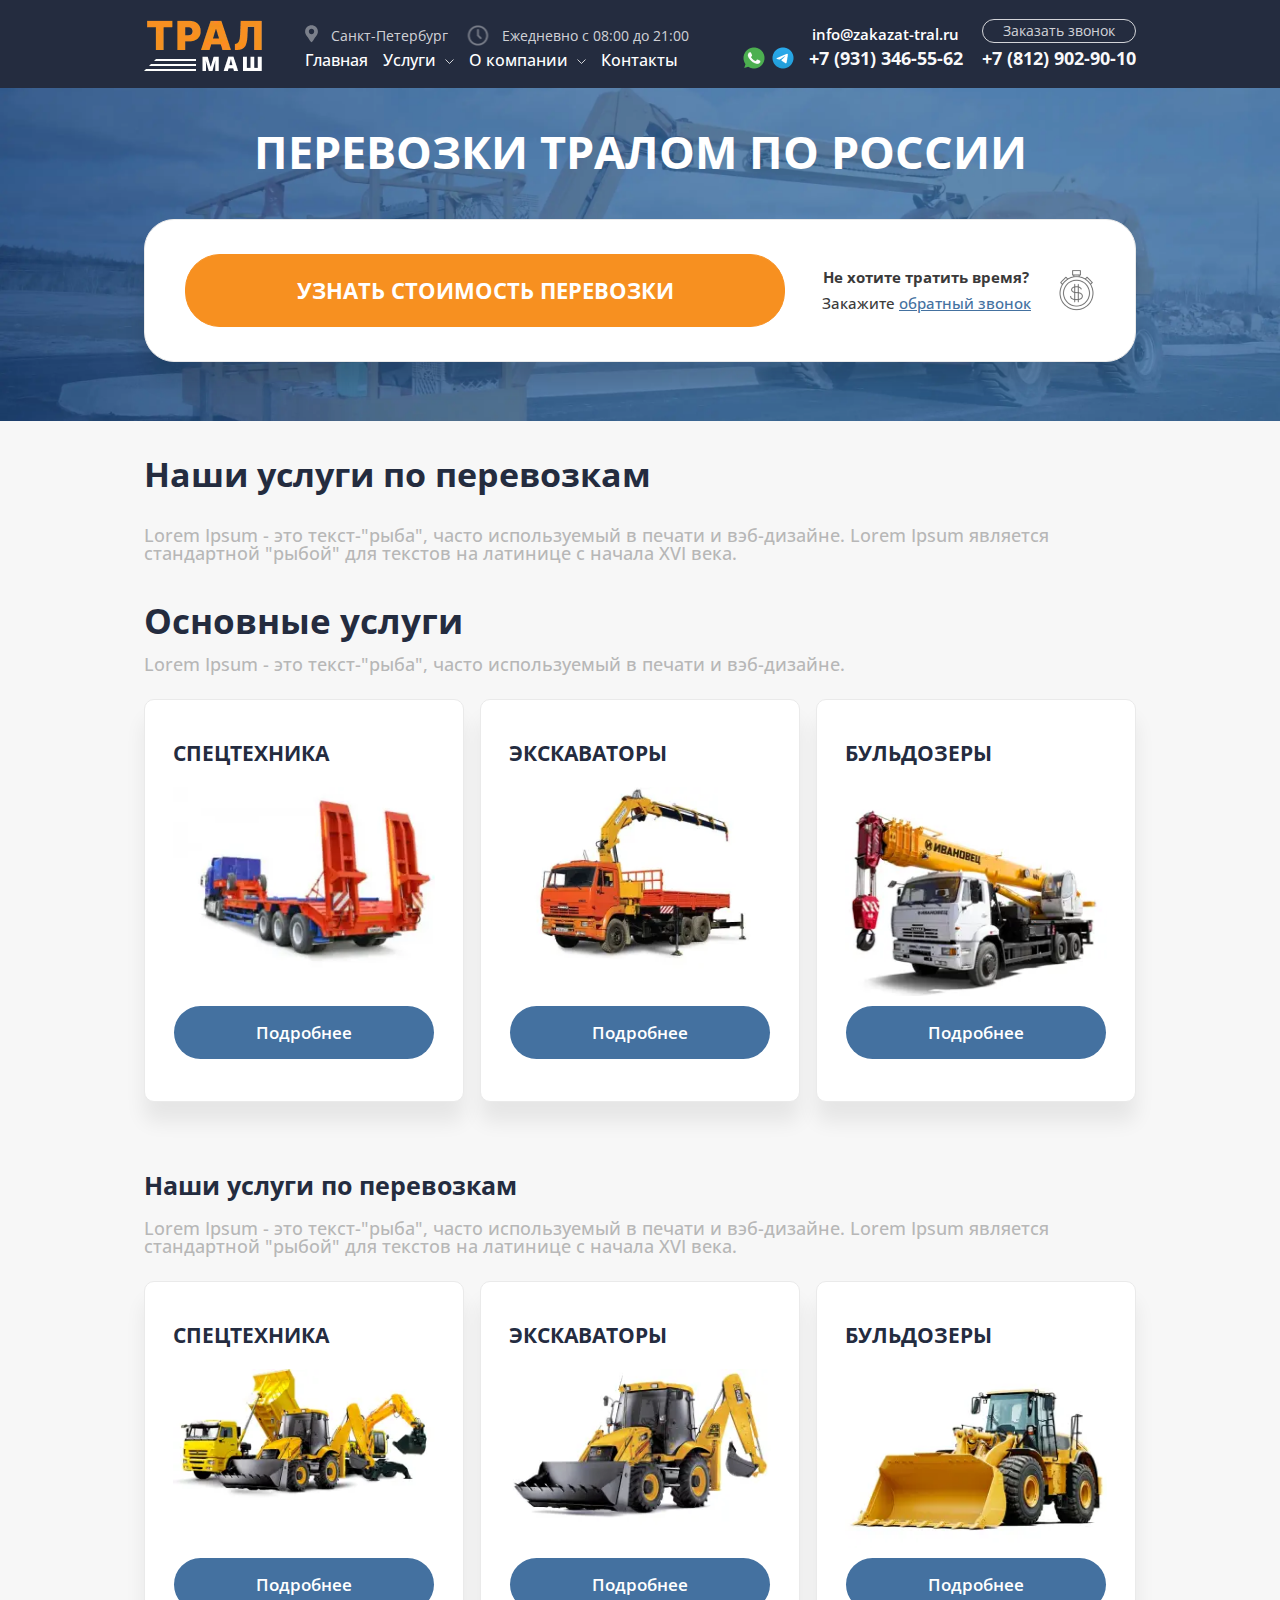
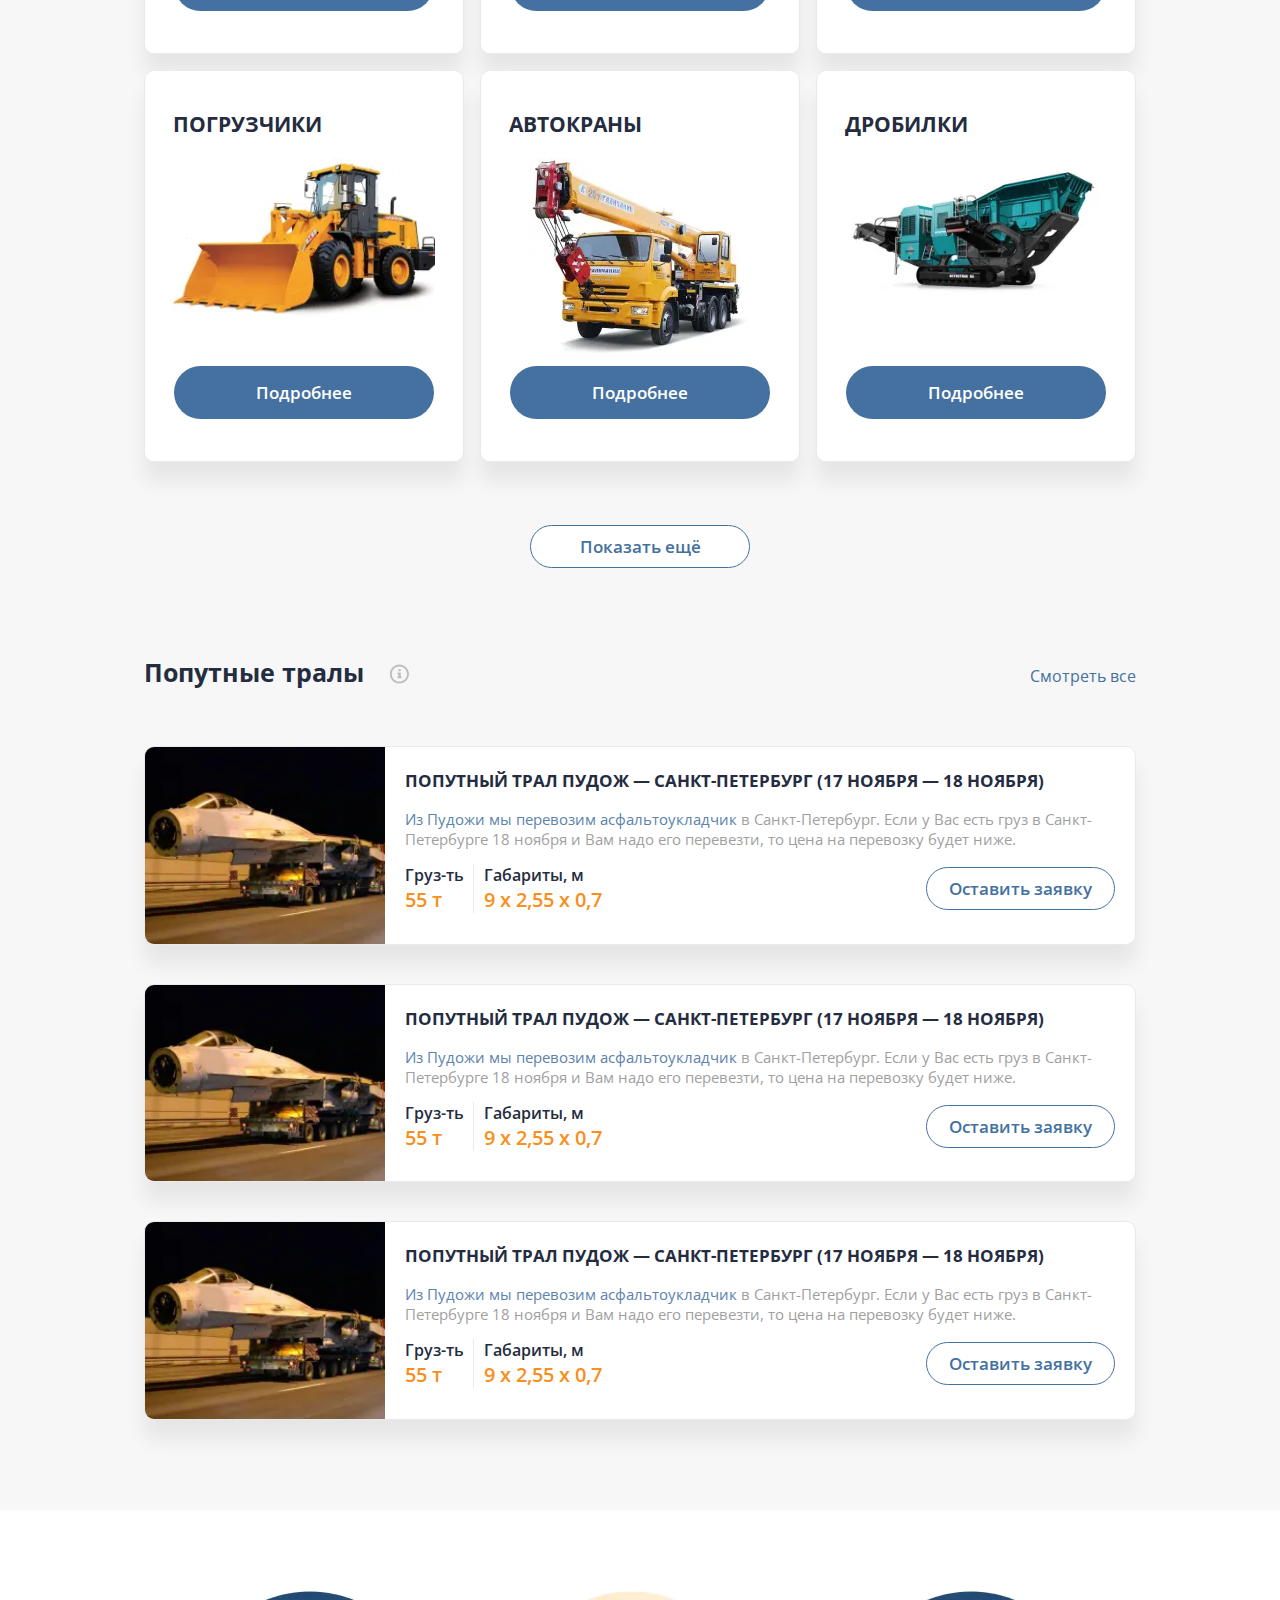
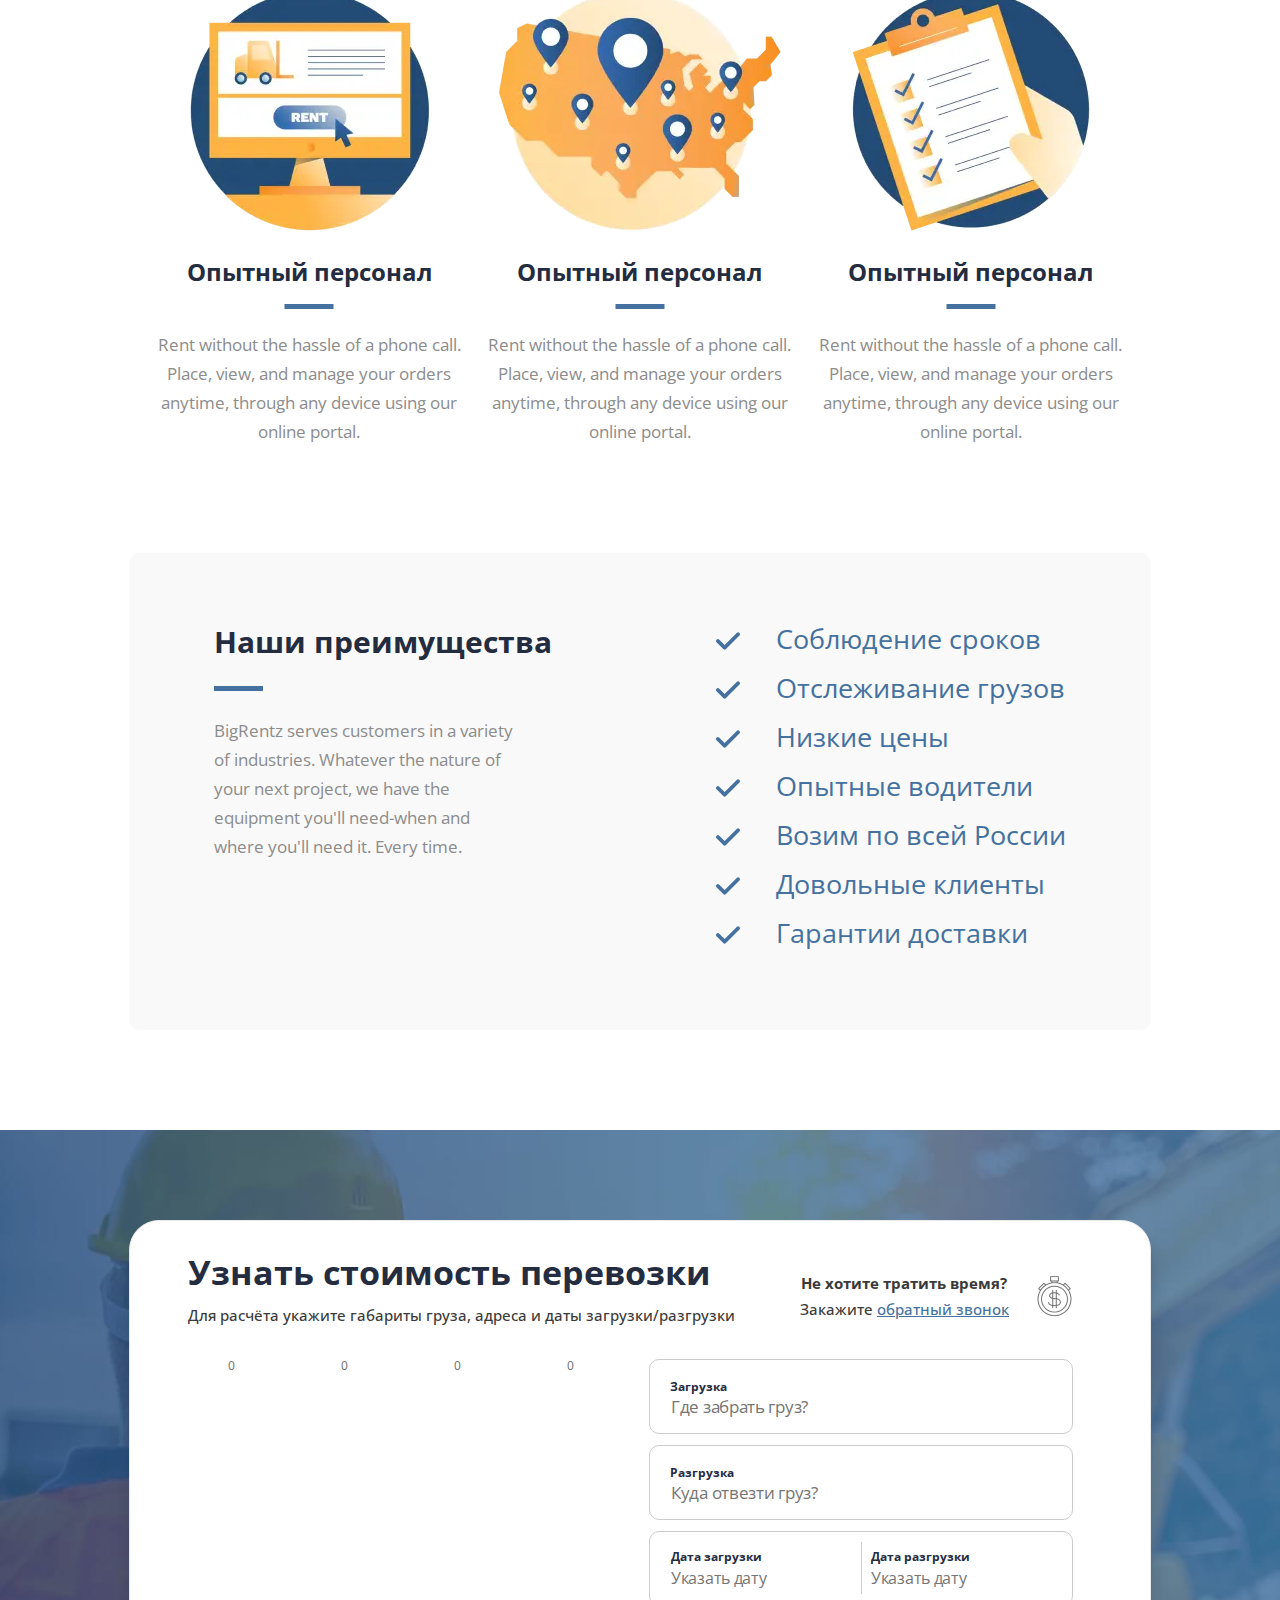
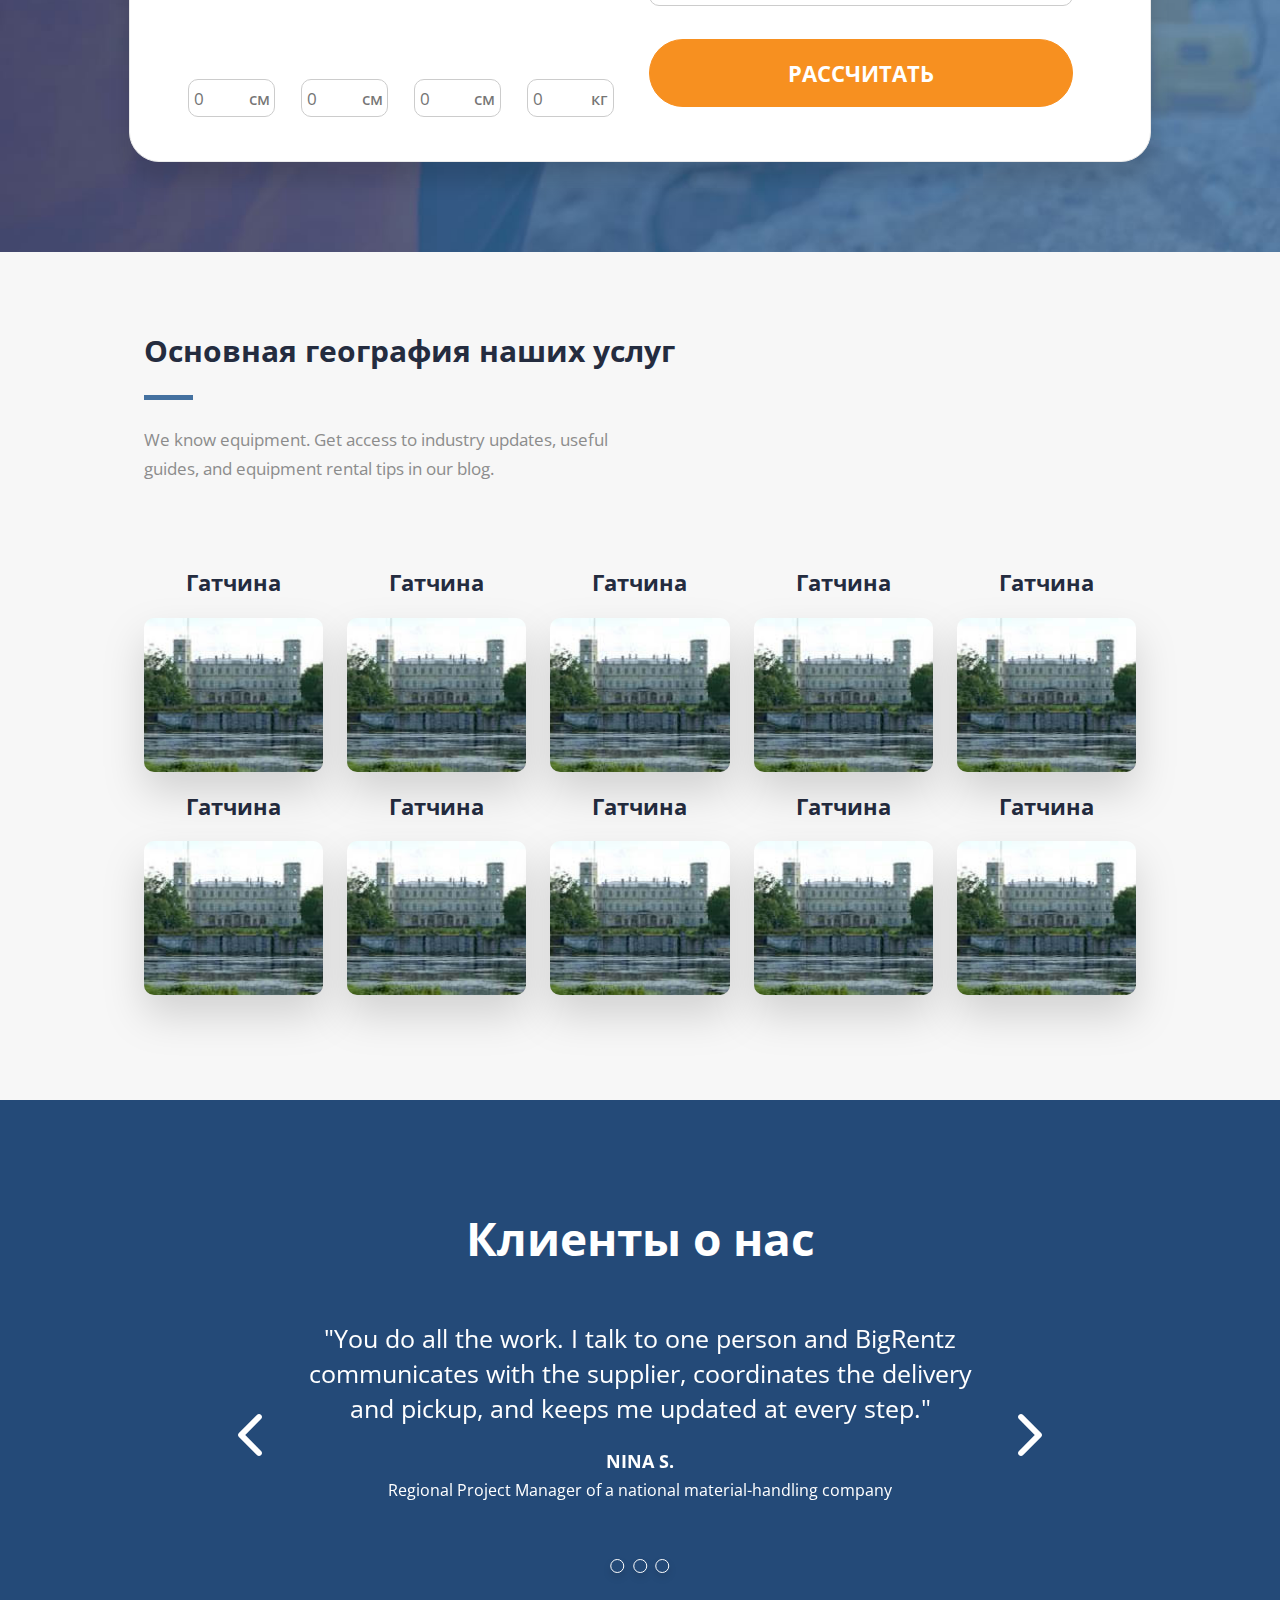
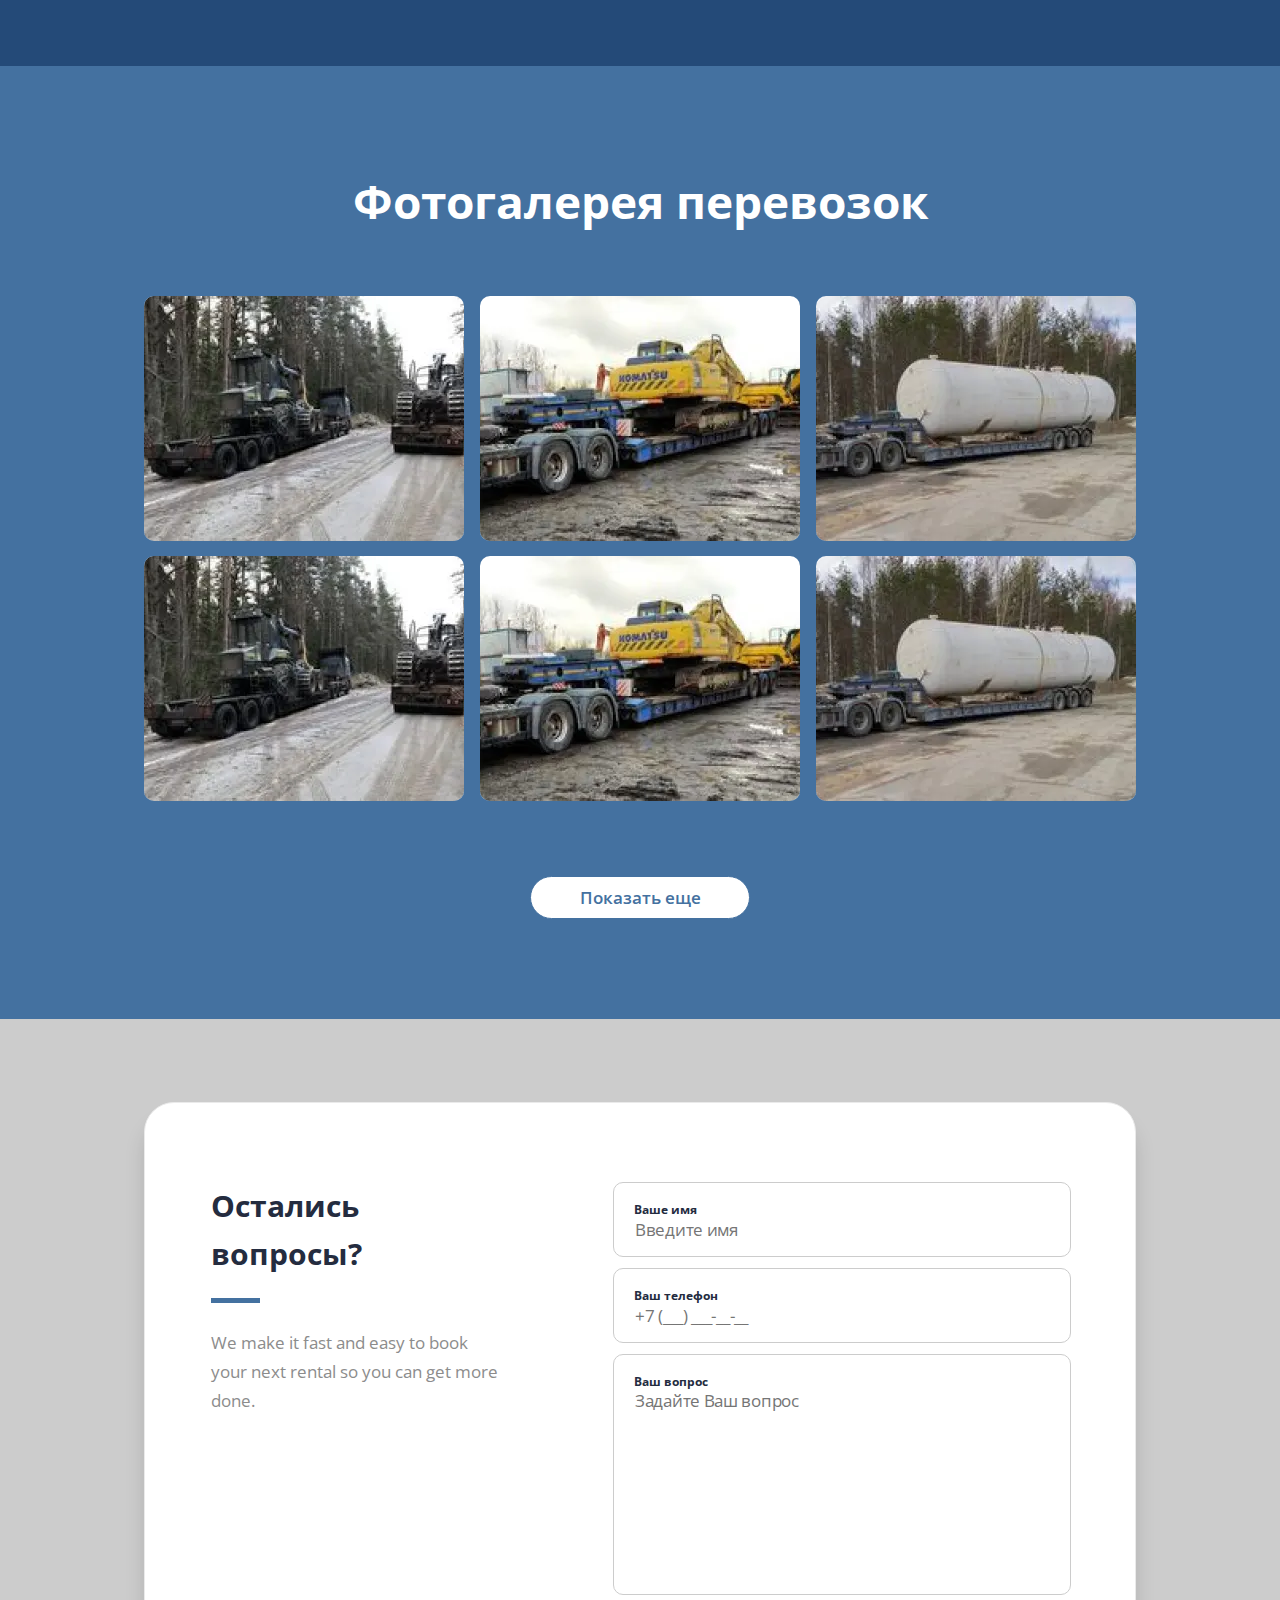
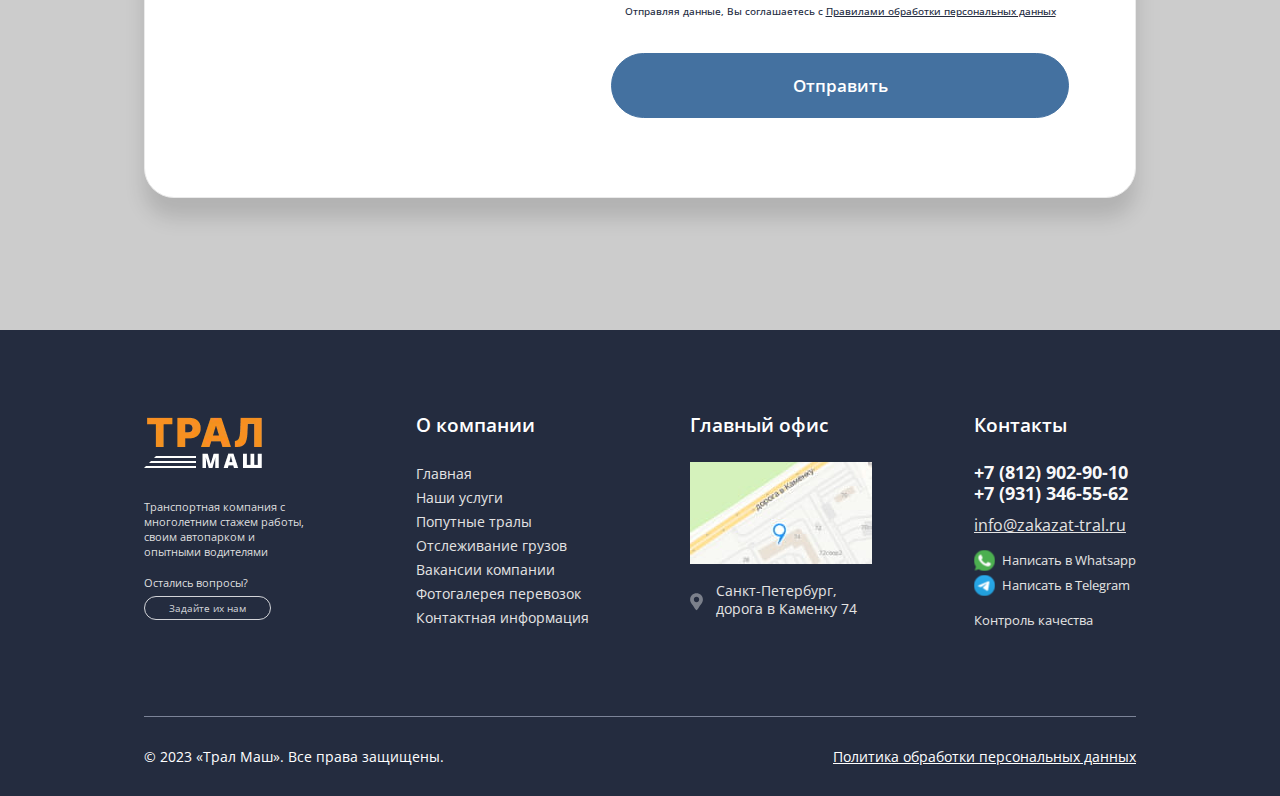
<file: index.html>
<!DOCTYPE html>
<html lang="ru">
<head>
    <meta charset="UTF-8">
    <meta http-equiv="X-UA-Compatible" content="IE=edge">
    <meta name="viewport" content="width=device-width, initial-scale=1.0">
    <title>Трал Маш</title>
    <meta name="description" content="Аренда тралов в Санкт-Петербурге">
    <link rel="stylesheet" href="./assets/style/lib.css">
    <link rel="preload" href="./assets/style/burger.css" as="style" onload="this.rel='stylesheet'">
    <link rel="stylesheet" href="./assets/style/style.css">
</head>
    <body>
        <div class="wrapper">
            <header class="header">
                <div class="container">
                    <div class="header__wrapper">
                        <a href="/tral-mash/" class="header__logo">
                            <picture>
                                <source srcset="./assets/image/logo991.webp" media="(max-width: 991px)" type="image/webp">
                                <source srcset="./assets/image/logo991.png" media="(max-width: 991px)" type="image/png">
                                <source srcset="./assets/image/logo.webp"  type="image/webp">
                                <source srcset="./assets/image/logo.png"  type="image/png">
                                <img class="header__logo1" src="./assets/image/logo.png" alt="логотип" width="150" height="57">
                            </picture>
                            <img class="header__logo2" src="./assets/image/logo991.png" alt="логотип" width="169" height="36">
                        </a>
                        <div class="header-middle">
                            <div class="header-middle--up">
                                <span class="header-middle__location">Санкт-Петербург</span>
                                <span class="header-middle__time-work">Ежедневно с 08:00 до 21:00</span>
                            </div>
                            <div class="header-middle--down">
                                <nav class="nav">
                                    <ul class="nav__items">
                                        <li class="nav__item" tabindex="0">
                                            <a class="nav__link" href="/tral-mash/">Главная</a>
                                        </li>
                                        <li class="nav__item" tabindex="0">
                                            <span class="nav__item-dropdown">Услуги</span> 
                                            <div class="nav__item-dropdown__wrapper">
                                                <ul class="dropdown__items">
                                                    <li class="dropdown__item">
                                                        <a href="/tral-mash/" class="dropdown__link">Аренда трала</a>
                                                    </li>
                                                    <li class="dropdown__item">
                                                        <a href="/tral-mash/" class="dropdown__link">Аренда автокранов</a>
                                                    </li>
                                                    <li class="dropdown__item dropdown__item-icon">
                                                        <span class="dropdown__item-block">Перевозка спецтехники</span>
                                                        <div class="dropdown__item-block__wrapper">
                                                            <ul class="dropdown-inner__items">
                                                                <li class="dropdown-inner__item">
                                                                    <a href="/tral-mash/" class="dropdown-inner__link">Перевозка экскаваторов</a>
                                                                </li>
                                                                <li class="dropdown-inner__item">
                                                                    <a href="/tral-mash/" class="dropdown-inner__link">Перевозка бульдозеров</a>
                                                                </li>
                                                                <li class="dropdown-inner__item">
                                                                    <a href="/tral-mash/" class="dropdown-inner__link">Перевозка погрузчиков</a>
                                                                </li>
                                                                <li class="dropdown-inner__item">
                                                                    <a href="/tral-mash/" class="dropdown-inner__link">Перевозка кранов</a>
                                                                </li>
                                                                <li class="dropdown-inner__item">
                                                                    <a href="/tral-mash/" class="dropdown-inner__link">Перевозка дробилок</a>
                                                                </li>
                                                                <li class="dropdown-inner__item">
                                                                    <a href="/tral-mash/" class="dropdown-inner__link">Перевозка буровых</a>
                                                                </li>
                                                                <li class="dropdown-inner__item">
                                                                    <a href="/tral-mash/" class="dropdown-inner__link">Перевозка грохотов</a>
                                                                </li>
                                                                <li class="dropdown-inner__item">
                                                                    <a href="/tral-mash/" class="dropdown-inner__link">Перевозка асфальтоукладчиков</a>
                                                                </li>
                                                                <li class="dropdown-inner__item">
                                                                    <a href="/tral-mash/" class="dropdown-inner__link">Перевозка катков</a>
                                                                </li>
                                                                <li class="dropdown-inner__item">
                                                                    <a href="/tral-mash/" class="dropdown-inner__link">Перевозка дорожной техники</a>
                                                                </li>
                                                                <li class="dropdown-inner__item">
                                                                    <a href="/tral-mash/" class="dropdown-inner__link">Перевозка гусеничной техники</a>
                                                                </li>
                                                            </ul>
                                                        </div>
                                                    </li>
                                                    <li class="dropdown__item dropdown__item-icon">
                                                        <span class="dropdown__item-block">Перевозка оборудования</span>
                                                        <div class="dropdown__item-block__wrapper">
                                                            <ul class="dropdown-inner__items">
                                                                <li class="dropdown-inner__item">
                                                                    <a href="/tral-mash/" class="dropdown-inner__link">Перевозка трансформаторов</a>
                                                                </li>
                                                                <li class="dropdown-inner__item">
                                                                    <a href="/tral-mash/" class="dropdown-inner__link">Перевозка паровых котлов</a>
                                                                </li>
                                                                <li class="dropdown-inner__item">
                                                                    <a href="/tral-mash/" class="dropdown-inner__link">Перевозка мостовых балок</a>
                                                                </li>
                                                                <li class="dropdown-inner__item">
                                                                    <a href="/tral-mash/" class="dropdown-inner__link">Перевозка кабельных барабанов</a>
                                                                </li>
                                                                <li class="dropdown-inner__item">
                                                                    <a href="/tral-mash/" class="dropdown-inner__link">Перевозка труб большого диаметра</a>
                                                                </li>
                                                                <li class="dropdown-inner__item">
                                                                    <a href="/tral-mash/" class="dropdown-inner__link">Перевозка промышленного <br>оборудования</a>
                                                                </li>
                                                            </ul>
                                                        </div>
                                                    </li>
                                                    <li class="dropdown__item dropdown__item-icon">
                                                        <span class="dropdown__item-block">Перевозка лесозаготовительной техники</span>
                                                        <div class="dropdown__item-block__wrapper">
                                                            <ul class="dropdown-inner__items">
                                                                <li class="dropdown-inner__item">
                                                                    <a href="/tral-mash/" class="dropdown-inner__link">Перевозка форвардеров</a>
                                                                </li>
                                                                <li class="dropdown-inner__item">
                                                                    <a href="/tral-mash/" class="dropdown-inner__link">Перевозка харвестеров</a>
                                                                </li>
                                                                <li class="dropdown-inner__item">
                                                                    <a href="/tral-mash/" class="dropdown-inner__link">Перевозка скиддеров</a>
                                                                </li>
                                                            </ul>
                                                        </div>
                                                    </li>
                                                    <li class="dropdown__item dropdown__item-icon">
                                                        <span class="dropdown__item-block">Перевозка сельскохозяйственной техники</span>
                                                        <div class="dropdown__item-block__wrapper">
                                                            <ul class="dropdown-inner__items">
                                                                <li class="dropdown-inner__item">
                                                                    <a href="/tral-mash/" class="dropdown-inner__link">Перевозка тракторов</a>
                                                                </li>
                                                                <li class="dropdown-inner__item">
                                                                    <a href="/tral-mash/" class="dropdown-inner__link">Перевозка комбайнов</a>
                                                                </li>
                                                            </ul>
                                                        </div>
                                                    </li>
                                                    <li class="dropdown__item dropdown__item-icon">
                                                        <span class="dropdown__item-block">Перевозка негабаритных грузов</span>
                                                        <div class="dropdown__item-block__wrapper">
                                                            <ul class="dropdown-inner__items">
                                                                <li class="dropdown-inner__item">
                                                                    <a href="/tral-mash/" class="dropdown-inner__link">Перевозка длинномерных грузов</a>
                                                                </li>
                                                                <li class="dropdown-inner__item">
                                                                    <a href="/tral-mash/" class="dropdown-inner__link">Перевозка тяжеловесных грузов</a>
                                                                </li>
                                                                <li class="dropdown-inner__item">
                                                                    <a href="/tral-mash/" class="dropdown-inner__link">Перевозка вертолетов</a>
                                                                </li>
                                                                <li class="dropdown-inner__item">
                                                                    <a href="/tral-mash/" class="dropdown-inner__link">Перевозка самолетов</a>
                                                                </li>
                                                                <li class="dropdown-inner__item">
                                                                    <a href="/tral-mash/" class="dropdown-inner__link">Перевозка военной техники</a>
                                                                </li>
                                                                <li class="dropdown-inner__item">
                                                                    <a href="/tral-mash/" class="dropdown-inner__link">Перевозка катеров и яхт</a>
                                                                </li>
                                                            </ul>
                                                        </div>
                                                    </li>
                                                    <li class="dropdown__item dropdown__item-icon">
                                                        <span class="dropdown__item-block">Перевозка конструкций</span>
                                                        <div class="dropdown__item-block__wrapper">
                                                            <ul class="dropdown-inner__items">
                                                                <li class="dropdown-inner__item">
                                                                    <a href="/tral-mash/" class="dropdown-inner__link">Перевозка металлических ферм</a>
                                                                </li>
                                                                <li class="dropdown-inner__item">
                                                                    <a href="/tral-mash/" class="dropdown-inner__link">Перевозка ЖБИ</a>
                                                                </li>
                                                                <li class="dropdown-inner__item">
                                                                    <a href="/tral-mash/" class="dropdown-inner__link">Перевозка мостовых балок</a>
                                                                </li>
                                                            </ul>
                                                        </div>
                                                    </li>
                                                </ul>
                                            </div>
                                        </li>
                                        <li class="nav__item" tabindex="0">
                                            <span class="nav__item-dropdown">О компании</span>
                                            <div class="nav__item-dropdown__wrapper">
                                                <ul class="dropdown__items">
                                                    <li class="dropdown__item">
                                                        <a href="./pages/services.html" class="dropdown__link">Попутные тралы</a>
                                                    </li>
                                                    <li class="dropdown__item">
                                                        <a href="./pages/accordion.html" class="dropdown__link">Отслеживание грузов</a>
                                                    </li>
                                                    <li class="dropdown__item">
                                                        <a href="/tral-mash/" class="dropdown__link">Наши вакансии</a>
                                                    </li>
                                                    <li class="dropdown__item">
                                                        <a href="/tral-mash/" class="dropdown__link">Фотогалерея</a>
                                                    </li>
                                                </ul>
                                            </div>
                                        </li>
                                        <li class="nav__item">
                                            <a href="./pages/contacts.html" class="nav__link">Контакты</a>
                                        </li>
                                    </ul>
                                </nav>
                            </div>
                        </div>
                        <div class="header-contact">
                            <div class="header-contact__order">
                                <a class="header-contact__order-mail" href="mailto:info@zakazat-tral.ru">info@zakazat-tral.ru</a>
                                <button class="header-contact__order-btn btn-header-footer js-show-callback" value="Заказать звонок">Заказать звонок</button> 
                            </div>
                            <div class="header-contact__numbers">
                                <a href="https://wa.me/89313465562" class="header-contact__numbers-whatsup" aria-label="link-wa"></a>
                                <a href="tg://resolve?domain=tral_mash" class="header-contact__numbers-telegram" aria-label="link-tg"></a>
                                <a class="header-contact__numbers-phone--first" href="tel:89313465562">+7 (931) 346-55-62</a>
                                <a class="header-contact__numbers-phone--second" href="tel:88129029010">+7 (812) 902-90-10</a>
                            </div>
                        </div>
                        <div class="header-burder">
                            <span class="header-burder__line"></span>
                        </div>
                    </div>
                </div>
            </header>
            <main>
                <section class="welcome webp">
                    <div class="container">
                        <h1 class="welcome__title ">Перевозки тралом по россии</h1>
                        <div class="price">
                            <a class="price__btn" href="#calc">УЗНАТЬ СТОИМОСТЬ ПЕРЕВОЗКИ</a>
                            <div class="price__wrapper">
                                <div class="price__block">
                                    <p class="price__block-text">Не хотите тратить время?</p>
                                    <span class="price__block-order">Закажите 
                                        <a class="price__block-callback" href="/tral-mash/">обратный звонок</a>
                                    </span>
                                </div>
                                <div class="price__icon"></div>
                            </div>
                        </div>
                    </div>
                </section>
                <section class="our-services container">
                    <h2 class="our-services__title">Наши услуги по перевозкам</h2>
                    <p class="our-services__subtitle">Lorem Ipsum - это текст-"рыба", часто используемый в печати и вэб-дизайне. Lorem Ipsum является стандартной "рыбой" для текстов на латинице с начала XVI века. </p>
                    <h3 class="services__title title">Основные услуги</h3>
                    <p class="subtitle">Lorem Ipsum - это текст-"рыба", часто используемый в печати и вэб-дизайне.</p>
                    <div class="services__cards cards">
                        <div class="services__card card">
                            <a href="/tral-mash/" class="card__title">Спецтехника</a>
                            <a class="card__img" href="/tral-mash/">
                                <picture>
                                    <source srcset="./assets/image/services1.webp" type="image/webp">
                                    <source srcset="./assets/image/services1.png" type="image/png">
                                    <img src="./assets/image/services1.png" alt="траллы" width="295" height="204">
                                </picture>
                            </a>
                            <a class="card__btn" aria-label="services-card" href="/tral-mash/"></a>
                        </div>
                        <div class="services__card card">
                            <a href="/tral-mash/" class="card__title">Экскаваторы</a>
                            <a class="card__img" href="/tral-mash/">
                                <picture>
                                    <source srcset="./assets/image/services2.webp" type="image/webp">
                                    <source srcset="./assets/image/services2.png" type="image/png">
                                    <img src="./assets/image/services2.png" alt="траллы" width="295" height="204">
                                </picture>
                            </a>
                            <a class="card__btn" aria-label="services-card" href="/tral-mash/"></a>
                        </div>
                        <div class="services__card card">
                            <a href="/tral-mash/" class="card__title">Бульдозеры</a>
                            <a class="card__img" href="/tral-mash/">
                                <picture>
                                    <source srcset="./assets/image/services3.webp" type="image/webp">
                                    <source srcset="./assets/image/services3.png" type="image/png">
                                    <img src="./assets/image/services3.png" alt="траллы" width="295" height="204">
                                </picture>
                            </a>
                            <a class="card__btn" aria-label="services-card" href="/tral-mash/"></a>
                        </div>
                    </div>
                </section>
                <section class="transport container">
                    <h2 class="transport__title title">Наши услуги по перевозкам</h2>
                    <p class="transport__subtitle subtitle">Lorem Ipsum - это текст-"рыба", часто используемый в печати и вэб-дизайне. Lorem Ipsum является стандартной "рыбой" для текстов на латинице с начала XVI века.</p>
                    <div class="transport__cards-wrappper">
                        <div class="transport__cards cards">
                            <div class="transport__card card">
                                <a href="/tral-mash/" class="card__title">Спецтехника</a>
                                <a class="card__img" href="/tral-mash/">
                                    <picture>
                                        <source srcset="./assets/image/transport/transport1.webp" type="image/webp">
                                        <source srcset="./assets/image/transport/transport1.jpg" type="image/img">
                                        <img src="./assets/image/transport/transport1.jpg" alt="траллы" width="295" height="204">
                                    </picture>
                                </a>
                                <a class="card__btn" aria-label="services-card" href="/tral-mash/"></a>
                            </div>
                            <div class="transport__card card">
                                <a href="/tral-mash/" class="card__title">Экскаваторы</a>
                                <a class="card__img" href="/tral-mash/">
                                    <picture>
                                        <source srcset="./assets/image/transport/transport2.webp" type="image/webp">
                                        <source srcset="./assets/image/transport/transport2.jpg" type="image/img">
                                        <img src="./assets/image/transport/transport2.jpg" alt="траллы" width="295" height="204">
                                    </picture>
                                </a>
                                <a class="card__btn" aria-label="services-card" href="/tral-mash/"></a>
                            </div>
                            <div class="transport__card card">
                                <a href="/tral-mash/" class="card__title">Бульдозеры</a>
                                <a class="card__img" href="/tral-mash/">
                                    <picture>
                                        <source srcset="./assets/image/transport/transport3.webp" type="image/webp">
                                        <source srcset="./assets/image/transport/transport3.jpg" type="image/img">
                                        <img src="./assets/image/transport/transport3.jpg" alt="траллы" width="295" height="204">
                                    </picture>
                                </a>
                                <a class="card__btn" aria-label="services-card" href="/tral-mash/"></a>
                            </div>
                            <div class="transport__card card">
                                <a href="/tral-mash/" class="card__title">Погрузчики</a>
                                <a class="card__img" href="/tral-mash/">
                                    <picture>
                                        <source srcset="./assets/image/transport/transport4.webp" type="image/webp">
                                        <source srcset="./assets/image/transport/transport4.jpg" type="image/img">
                                        <img src="./assets/image/transport/transport4.jpg" alt="траллы" width="295" height="204">
                                    </picture>
                                </a>
                                <a class="card__btn" aria-label="services-card" href="/tral-mash/"></a>
                            </div>
                            <div class="transport__card card">
                                <a href="/tral-mash/" class="card__title">Автокраны</a>
                                <a class="card__img" href="/tral-mash/">
                                    <picture>
                                        <source srcset="./assets/image/transport/transport5.webp" type="image/webp">
                                        <source srcset="./assets/image/transport/transport5.jpg" type="image/img">
                                        <img src="./assets/image/transport/transport5.jpg" alt="траллы" width="295" height="204">
                                    </picture>
                                </a>
                                <a class="card__btn" aria-label="services-card" href="/tral-mash/"></a>
                            </div>
                            <div class="transport__card card">
                                <a href="/tral-mash/" class="card__title">Дробилки</a>
                                <a class="card__img" href="/tral-mash/">
                                    <picture>
                                        <source srcset="./assets/image/transport/transport6.webp" type="image/webp">
                                        <source srcset="./assets/image/transport/transport6.jpg" type="image/img">
                                        <img src="./assets/image/transport/transport6.jpg" alt="траллы" width="295" height="204">
                                    </picture>
                                </a>
                                <a class="card__btn" aria-label="services-card" href="/tral-mash/"></a>
                            </div>
                            <div class="transport__card card hidden">
                                <a href="/tral-mash/" class="card__title">Буровые установки</a>
                                <a class="card__img" href="/tral-mash/">
                                    <picture>
                                        <source srcset="./assets/image/transport/transport7.webp" type="image/webp">
                                        <source srcset="./assets/image/transport/transport7.jpg" type="image/img">
                                        <img src="./assets/image/transport/transport7.jpg" alt="траллы" width="295" height="204">
                                    </picture>
                                </a>
                                <a class="card__btn" aria-label="services-card" href="/tral-mash/"></a>
                            </div>
                            <div class="transport__card card hidden">
                                <a href="/tral-mash/" class="card__title">Тракторы</a>
                                <a class="card__img" href="/tral-mash/">
                                    <picture>
                                        <source srcset="./assets/image/transport/transport8.webp" type="image/webp">
                                        <source srcset="./assets/image/transport/transport8.jpg" type="image/img">
                                        <img src="./assets/image/transport/transport8.jpg" alt="траллы" width="295" height="204">
                                    </picture>
                                </a>
                                <a class="card__btn" aria-label="services-card" href="/tral-mash/"></a>
                            </div>
                            <div class="transport__card card hidden">
                                <a href="/tral-mash/" class="card__title">Грохоты</a>
                                <a class="card__img" href="/tral-mash/">
                                    <picture>
                                        <source srcset="./assets/image/transport/transport9.webp" type="image/webp">
                                        <source srcset="./assets/image/transport/transport9.jpg" type="image/img">
                                        <img src="./assets/image/transport/transport9.jpg" alt="траллы" width="295" height="204">
                                    </picture>
                                </a>
                                <a class="card__btn" aria-label="services-card" href="/tral-mash/"></a>
                            </div>
                            <div class="transport__card card hidden">
                                <a href="/tral-mash/" class="card__title">Асфальтоукладчики</a>
                                <a class="card__img" href="/tral-mash/">
                                    <picture>
                                        <source srcset="./assets/image/transport/transport10.webp" type="image/webp">
                                        <source srcset="./assets/image/transport/transport10.jpg" type="image/img">
                                        <img src="./assets/image/transport/transport10.jpg" alt="траллы" width="295" height="204">
                                    </picture>
                                </a>
                                <a class="card__btn" aria-label="services-card" href="/tral-mash/"></a>
                            </div>
                            <div class="transport__card card hidden">
                                <a href="/tral-mash/" class="card__title">Катки</a>
                                <a class="card__img" href="/tral-mash/">
                                    <picture>
                                        <source srcset="./assets/image/transport/transport11.webp" type="image/webp">
                                        <source srcset="./assets/image/transport/transport11.jpg" type="image/img">
                                        <img src="./assets/image/transport/transport11.jpg" alt="траллы" width="295" height="204">
                                    </picture>
                                </a>
                                <a class="card__btn" aria-label="services-card" href="/tral-mash/"></a>
                            </div>
                            <div class="transport__card card hidden">
                                <a href="/tral-mash/" class="card__title">Дорожная техника</a>
                                <a class="card__img" href="/tral-mash/">
                                    <picture>
                                        <source srcset="./assets/image/transport/transport12.webp" type="image/webp">
                                        <source srcset="./assets/image/transport/transport12.jpg" type="image/img">
                                        <img src="./assets/image/transport/transport12.jpg" alt="траллы" width="295" height="204">
                                    </picture>
                                </a>
                                <a class="card__btn" aria-label="services-card" href="/tral-mash/"></a>
                            </div>
                            <div class="transport__card card hidden">
                                <a href="/tral-mash/" class="card__title">Гусеничная техника</a>
                                <a class="card__img" href="/tral-mash/">
                                    <picture>
                                        <source srcset="./assets/image/transport/transport13.webp" type="image/webp">
                                        <source srcset="./assets/image/transport/transport13.jpg" type="image/img">
                                        <img src="./assets/image/transport/transport13.jpg" alt="траллы" width="295" height="204">
                                    </picture>
                                </a>
                                <a class="card__btn" aria-label="services-card" href="/tral-mash/"></a>
                            </div>
                            <div class="transport__card card hidden">
                                <a href="/tral-mash/" class="card__title">Лесозаготовтельная техника</a>
                                <a class="card__img" href="/tral-mash/">
                                    <picture>
                                        <source srcset="./assets/image/transport/transport14.webp" type="image/webp">
                                        <source srcset="./assets/image/transport/transport14.jpg" type="image/img">
                                        <img src="./assets/image/transport/transport14.jpg" alt="траллы" width="295" height="204">
                                    </picture>
                                </a>
                                <a class="card__btn" aria-label="services-card" href="/tral-mash/"></a>
                            </div>
                            <div class="transport__card card hidden">
                                <a href="/tral-mash/" class="card__title">Форвардеры</a>
                                <a class="card__img" href="/tral-mash/">
                                    <picture>
                                        <source srcset="./assets/image/transport/transport15.webp" type="image/webp">
                                        <source srcset="./assets/image/transport/transport15.jpg" type="image/img">
                                        <img src="./assets/image/transport/transport15.jpg" alt="траллы" width="295" height="204">
                                    </picture>
                                </a>
                                <a class="card__btn" aria-label="services-card" href="/tral-mash/"></a>
                            </div>
                            <div class="transport__card card hidden">
                                <a href="/tral-mash/" class="card__title">Харвестеры</a>
                                <a class="card__img" href="/tral-mash/">
                                    <picture>
                                        <source srcset="./assets/image/transport/transport16.webp" type="image/webp">
                                        <source srcset="./assets/image/transport/transport16.jpg" type="image/img">
                                        <img src="./assets/image/transport/transport16.jpg" alt="траллы" width="295" height="204">
                                    </picture>
                                </a>
                                <a class="card__btn" aria-label="services-card" href="/tral-mash/"></a>
                            </div>
                            <div class="transport__card card hidden">
                                <a href="/tral-mash/" class="card__title">Скиддеры</a>
                                <a class="card__img" href="/tral-mash/">
                                    <picture>
                                        <source srcset="./assets/image/transport/transport17.webp" type="image/webp">
                                        <source srcset="./assets/image/transport/transport17.jpg" type="image/img">
                                        <img src="./assets/image/transport/transport17.jpg" alt="траллы" width="295" height="204">
                                    </picture>
                                </a>
                                <a class="card__btn" aria-label="services-card" href="/tral-mash/"></a>
                            </div>
                            <div class="transport__card card hidden">
                                <a href="/tral-mash/" class="card__title">Трасформаторы</a>
                                <a class="card__img" href="/tral-mash/">
                                    <picture>
                                        <source srcset="./assets/image/transport/transport18.webp" type="image/webp">
                                        <source srcset="./assets/image/transport/transport18.jpg" type="image/img">
                                        <img src="./assets/image/transport/transport18.jpg" alt="траллы" width="295" height="204">
                                    </picture>
                                </a>
                                <a class="card__btn" aria-label="services-card" href="/tral-mash/"></a>
                            </div>
                            <div class="transport__card card hidden">
                                <a href="/tral-mash/" class="card__title">Оборудование</a>
                                <a class="card__img" href="/tral-mash/">
                                    <picture>
                                        <source srcset="./assets/image/transport/transport19.webp" type="image/webp">
                                        <source srcset="./assets/image/transport/transport19.jpg" type="image/img">
                                        <img src="./assets/image/transport/transport19.jpg" alt="траллы" width="295" height="204">
                                    </picture>
                                </a>
                                <a class="card__btn" aria-label="services-card" href="/tral-mash/"></a>
                            </div>
                            <div class="transport__card card hidden">
                                <a href="/tral-mash/" class="card__title">Паровые котлы</a>
                                <a class="card__img" href="/tral-mash/">
                                    <picture>
                                        <source srcset="./assets/image/transport/transport20.webp" type="image/webp">
                                        <source srcset="./assets/image/transport/transport20.jpg" type="image/img">
                                        <img src="./assets/image/transport/transport20.jpg" alt="траллы" width="295" height="204">
                                    </picture>
                                </a>
                                <a class="card__btn" aria-label="services-card" href="/tral-mash/"></a>
                            </div>
                            <div class="transport__card card hidden">
                                <a href="/tral-mash/" class="card__title">Мостовые балки</a>
                                <a class="card__img" href="/tral-mash/">
                                    <picture>
                                        <source srcset="./assets/image/transport/transport21.webp" type="image/webp">
                                        <source srcset="./assets/image/transport/transport21.jpg" type="image/img">
                                        <img src="./assets/image/transport/transport21.jpg" alt="траллы" width="295" height="204">
                                    </picture>
                                </a>
                                <a class="card__btn" aria-label="services-card" href="/tral-mash/"></a>
                            </div>
                            <div class="transport__card card hidden">
                                <a href="/tral-mash/" class="card__title">Кабельные барабаны</a>
                                <a class="card__img" href="/tral-mash/">
                                    <picture>
                                        <source srcset="./assets/image/transport/transport22.webp" type="image/webp">
                                        <source srcset="./assets/image/transport/transport22.jpg" type="image/img">
                                        <img src="./assets/image/transport/transport22.jpg" alt="траллы" width="295" height="204">
                                    </picture>
                                </a>
                                <a class="card__btn" aria-label="services-card" href="/tral-mash/"></a>
                            </div>
                            <div class="transport__card card hidden">
                                <a href="/tral-mash/" class="card__title">Трубы большого диаметра</a>
                                <a class="card__img" href="/tral-mash/">
                                    <picture>
                                        <source srcset="./assets/image/transport/transport23.webp" type="image/webp">
                                        <source srcset="./assets/image/transport/transport23.jpg" type="image/img">
                                        <img src="./assets/image/transport/transport23.jpg" alt="траллы" width="295" height="204">
                                    </picture>
                                </a>
                                <a class="card__btn" aria-label="services-card" href="/tral-mash/"></a>
                            </div>
                            <div class="transport__card card hidden">
                                <a href="/tral-mash/" class="card__title">Промышленное оборудование</a>
                                <a class="card__img" href="/tral-mash/">
                                    <picture>
                                        <source srcset="./assets/image/transport/transport24.webp" type="image/webp">
                                        <source srcset="./assets/image/transport/transport24.jpg" type="image/img">
                                        <img src="./assets/image/transport/transport24.jpg" alt="траллы" width="295" height="204">
                                    </picture>
                                </a>
                                <a class="card__btn" aria-label="services-card" href="/tral-mash/"></a>
                            </div>
                            <div class="transport__card card hidden">
                                <a href="/tral-mash/" class="card__title">Сельскохозяйственная техника</a>
                                <a class="card__img" href="/tral-mash/">
                                    <picture>
                                        <source srcset="./assets/image/transport/transport25.webp" type="image/webp">
                                        <source srcset="./assets/image/transport/transport25.jpg" type="image/img">
                                        <img src="./assets/image/transport/transport25.jpg" alt="траллы" width="295" height="204">
                                    </picture>
                                </a>
                                <a class="card__btn" aria-label="services-card" href="/tral-mash/"></a>
                            </div>
                            <div class="transport__card card hidden">
                                <a href="/tral-mash/" class="card__title">Комбайны</a>
                                <a class="card__img" href="/tral-mash/">
                                    <picture>
                                        <source srcset="./assets/image/transport/transport26.webp" type="image/webp">
                                        <source srcset="./assets/image/transport/transport26.jpg" type="image/img">
                                        <img src="./assets/image/transport/transport26.jpg" alt="траллы" width="295" height="204">
                                    </picture>
                                </a>
                                <a class="card__btn" aria-label="services-card" href="/tral-mash/"></a>
                            </div>
                            <div class="transport__card card hidden">
                                <a href="/tral-mash/" class="card__title">Негабаритные грузы</a>
                                <a class="card__img" href="/tral-mash/">
                                    <picture>
                                        <source srcset="./assets/image/transport/transport27.webp" type="image/webp">
                                        <source srcset="./assets/image/transport/transport27.jpg" type="image/img">
                                        <img src="./assets/image/transport/transport27.jpg" alt="траллы" width="295" height="204">
                                    </picture>
                                </a>
                                <a class="card__btn" aria-label="services-card" href="/tral-mash/"></a>
                            </div>
                            <div class="transport__card card hidden">
                                <a href="/tral-mash/" class="card__title">Длинномерные грузы</a>
                                <a class="card__img" href="/tral-mash/">
                                    <picture>
                                        <source srcset="./assets/image/transport/transport28.webp" type="image/webp">
                                        <source srcset="./assets/image/transport/transport28.jpg" type="image/img">
                                        <img src="./assets/image/transport/transport28.jpg" alt="траллы" width="295" height="204">
                                    </picture>
                                </a>
                                <a class="card__btn" aria-label="services-card" href="/tral-mash/"></a>
                            </div>
                            <div class="transport__card card hidden">
                                <a href="/tral-mash/" class="card__title">Тяжеловесные грузы</a>
                                <a class="card__img" href="/tral-mash/">
                                    <picture>
                                        <source srcset="./assets/image/transport/transport29.webp" type="image/webp">
                                        <source srcset="./assets/image/transport/transport29.jpg" type="image/img">
                                        <img src="./assets/image/transport/transport29.jpg" alt="траллы" width="295" height="204">
                                    </picture>
                                </a>
                                <a class="card__btn" aria-label="services-card" href="/tral-mash/"></a>
                            </div>
                            <div class="transport__card card hidden">
                                <a href="/tral-mash/" class="card__title">Вертолёты</a>
                                <a class="card__img" href="/tral-mash/">
                                    <picture>
                                        <source srcset="./assets/image/transport/transport30.webp" type="image/webp">
                                        <source srcset="./assets/image/transport/transport30.jpg" type="image/img">
                                        <img src="./assets/image/transport/transport30.jpg" alt="траллы" width="295" height="204">
                                    </picture>
                                </a>
                                <a class="card__btn" aria-label="services-card" href="/tral-mash/"></a>
                            </div>
                            <div class="transport__card card hidden">
                                <a href="/tral-mash/" class="card__title">Самолёты</a>
                                <a class="card__img" href="/tral-mash/">
                                    <picture>
                                        <source srcset="./assets/image/transport/transport31.webp" type="image/webp">
                                        <source srcset="./assets/image/transport/transport31.jpg" type="image/img">
                                        <img src="./assets/image/transport/transport31.jpg" alt="траллы" width="295" height="204">
                                    </picture>
                                </a>
                                <a class="card__btn" aria-label="services-card" href="/tral-mash/"></a>
                            </div>
                            <div class="transport__card card hidden">
                                <a href="/tral-mash/" class="card__title">Военная техника</a>
                                <a class="card__img" href="/tral-mash/">
                                    <picture>
                                        <source srcset="./assets/image/transport/transport32.webp" type="image/webp">
                                        <source srcset="./assets/image/transport/transport32.jpg" type="image/img">
                                        <img src="./assets/image/transport/transport32.jpg" alt="траллы" width="295" height="204">
                                    </picture>
                                </a>
                                <a class="card__btn" aria-label="services-card" href="/tral-mash/"></a>
                            </div>
                            <div class="transport__card card hidden">
                                <a href="/tral-mash/" class="card__title">Катера и яхты</a>
                                <a class="card__img" href="/tral-mash/">
                                    <picture>
                                        <source srcset="./assets/image/transport/transport33.webp" type="image/webp">
                                        <source srcset="./assets/image/transport/transport33.jpg" type="image/img">
                                        <img src="./assets/image/transport/transport33.jpg" alt="траллы" width="295" height="204">
                                    </picture>
                                </a>
                                <a class="card__btn" aria-label="services-card" href="/tral-mash/"></a>
                            </div>
                            <div class="transport__card card hidden">
                                <a href="/tral-mash/" class="card__title">Металлоконструкции</a>
                                <a class="card__img" href="/tral-mash/">
                                    <picture>
                                        <source srcset="./assets/image/transport/transport34.webp" type="image/webp">
                                        <source srcset="./assets/image/transport/transport34.jpg" type="image/img">
                                        <img src="./assets/image/transport/transport34.jpg" alt="траллы" width="295" height="204">
                                    </picture>
                                </a>
                                <a class="card__btn" aria-label="services-card" href="/tral-mash/"></a>
                            </div>
                            <div class="transport__card card hidden">
                                <a href="/tral-mash/" class="card__title">Металлические фермы</a>
                                <a class="card__img" href="/tral-mash/">
                                    <picture>
                                        <source srcset="./assets/image/transport/transport35.webp" type="image/webp">
                                        <source srcset="./assets/image/transport/transport35.jpg" type="image/img">
                                        <img src="./assets/image/transport/transport35.jpg" alt="траллы" width="295" height="204">
                                    </picture>
                                </a>
                                <a class="card__btn" aria-label="services-card" href="/tral-mash/"></a>
                            </div>
                            <div class="transport__card card hidden">
                                <a href="/tral-mash/" class="card__title">Жби</a>
                                <a class="card__img" href="/tral-mash/">
                                    <picture>
                                        <source srcset="./assets/image/transport/transport36.webp" type="image/webp">
                                        <source srcset="./assets/image/transport/transport36.jpg" type="image/img">
                                        <img src="./assets/image/transport/transport36.jpg" alt="траллы" width="295" height="204">
                                    </picture>
                                </a>
                                <a class="card__btn" aria-label="services-card" href="/tral-mash/"></a>
                            </div>
                        </div>
                        <button class="transport__btn button" value="Показать ещё">Показать ещё</button>
                    </div>
                </section>
                <section class="one-way container">
                    <div class="one-way__title-block">
                        <div class="one-way__title-wrapper">
                            <h2 class="one-way__title title">Попутные тралы</h2>
                            <span class="one-way__title-description" title="зачем навел на меня"></span>
                        </div>
                        <a class="one-way__show-more" href="#">Смотреть все</a>
                    </div>
                    <div class="one-way__cards">
                        <div class="one-way__card passing">
                            <div class="passing__img">
                                <picture>
                                    <source srcset="./assets/image/one-way.webp" type="image/webp">
                                    <source srcset="./assets/image/one-way.jpg" type="image/img">
                                    <img src="./assets/image/one-way.jpg" alt="траллы" width="233" height="191">
                                </picture>
                            </div>
                            <div class="passing__content">
                                <h3 class="passing__title">ПОПУТНЫЙ ТРАЛ ПУДОЖ — САНКТ-ПЕТЕРБУРГ (17 НОЯБРЯ — 18 НОЯБРЯ)</h3>
                                <p class="passing__subtitle"><a class="passing__subtitle-link" href="/tral-mash/">Из Пудожи мы перевозим асфальтоукладчик</a> в Санкт-Петербург. Если у Вас есть груз в Санкт-Петербурге 18 ноября и Вам надо его перевезти, то цена на перевозку будет ниже.</p>
                                <div class="passing__wrapper">
                                    <div class="passing__size-wrapper">
                                        <div class="passing__size">
                                            <p class="passing__size-name">Груз-ть</p>
                                            <span class="passing__size-digit">55 т</span>
                                        </div>
                                        <div class="passing__size">
                                            <p class="passing__size-name">Габариты, м</p>
                                            <span class="passing__size-digit">9 x 2,55 x 0,7</span>
                                        </div>
                                    </div>
                                    <button class="passing__btn button js-show-callback" value="Оставить заявку">
                                        Оставить заявку
                                    </button>
                                </div>
                            </div>
                        </div>
                        <div class="one-way__card passing">
                            <div class="passing__img">
                                <picture>
                                    <source srcset="./assets/image/one-way.webp" type="image/webp">
                                    <source srcset="./assets/image/one-way.jpg" type="image/img">
                                    <img src="./assets/image/one-way.jpg" alt="траллы" width="233" height="191">
                                </picture>
                            </div>
                            <div class="passing__content">
                                <h3 class="passing__title">ПОПУТНЫЙ ТРАЛ ПУДОЖ — САНКТ-ПЕТЕРБУРГ (17 НОЯБРЯ — 18 НОЯБРЯ)</h3>
                                <p class="passing__subtitle"><a class="passing__subtitle-link" href="/tral-mash/">Из Пудожи мы перевозим асфальтоукладчик</a> в Санкт-Петербург. Если у Вас есть груз в Санкт-Петербурге 18 ноября и Вам надо его перевезти, то цена на перевозку будет ниже.</p>
                                <div class="passing__wrapper">
                                    <div class="passing__size-wrapper">
                                        <div class="passing__size">
                                            <p class="passing__size-name">Груз-ть</p>
                                            <span class="passing__size-digit">55 т</span>
                                        </div>
                                        <div class="passing__size">
                                            <p class="passing__size-name">Габариты, м</p>
                                            <span class="passing__size-digit">9 x 2,55 x 0,7</span>
                                        </div>
                                    </div>
                                    <button class="passing__btn button js-show-callback" value="Оставить заявку">
                                        Оставить заявку
                                    </button>
                                </div>
                            </div>
                        </div>
                        <div class="one-way__card passing">
                            <div class="passing__img">
                                <picture>
                                    <source srcset="./assets/image/one-way.webp" type="image/webp">
                                    <source srcset="./assets/image/one-way.jpg" type="image/img">
                                    <img src="./assets/image/one-way.jpg" alt="траллы" width="233" height="191">
                                </picture>
                            </div>
                            <div class="passing__content">
                                <h3 class="passing__title">ПОПУТНЫЙ ТРАЛ ПУДОЖ — САНКТ-ПЕТЕРБУРГ (17 НОЯБРЯ — 18 НОЯБРЯ)</h3>
                                <p class="passing__subtitle"><a class="passing__subtitle-link" href="/tral-mash/">Из Пудожи мы перевозим асфальтоукладчик</a> в Санкт-Петербург. Если у Вас есть груз в Санкт-Петербурге 18 ноября и Вам надо его перевезти, то цена на перевозку будет ниже.</p>
                                <div class="passing__wrapper">
                                    <div class="passing__size-wrapper">
                                        <div class="passing__size">
                                            <p class="passing__size-name">Груз-ть</p>
                                            <span class="passing__size-digit">55 т</span>
                                        </div>
                                        <div class="passing__size">
                                            <p class="passing__size-name">Габариты, м</p>
                                            <span class="passing__size-digit">9 x 2,55 x 0,7</span>
                                        </div>
                                    </div>
                                    <button class="passing__btn button js-show-callback" value="Оставить заявку">
                                        Оставить заявку
                                    </button>
                                </div>
                            </div>
                        </div>
                    </div>
                </section>
                <section class="preview">
                    <div class="container">
                        <div class="preview__cards">
                            <div class="preview__card">
                                <div class="preview__img">
                                    <picture>
                                        <source srcset="./assets/image/preview1.webp" type="image/webp">
                                        <source srcset="./assets/image/preview1.png" type="image/png">
                                        <img src="./assets/image/preview1.png" alt="продвижениеы" width="295" height="204">
                                    </picture>
                                </div>
                                <h3 class="preview__title">
                                    Опытный персонал
                                </h3>
                                <p class="preview__subtitle">
                                    Rent without the hassle of a phone call. Place, view, and manage your orders anytime, through any device using our online portal.
                                </p>
                            </div>
                            <div class="preview__card">
                                <div class="preview__img">
                                    <picture>
                                        <source srcset="./assets/image/preview2.webp" type="image/webp">
                                        <source srcset="./assets/image/preview2.png" type="image/png">
                                        <img src="./assets/image/preview2.png" alt="продвижениеы" width="295" height="204">
                                    </picture>
                                </div>
                                <h3 class="preview__title">
                                    Опытный персонал
                                </h3>
                                <p class="preview__subtitle">
                                    Rent without the hassle of a phone call. Place, view, and manage your orders anytime, through any device using our online portal.
                                </p>
                            </div>
                            <div class="preview__card">
                                <div class="preview__img">
                                    <picture>
                                        <source srcset="./assets/image/preview3.webp" type="image/webp">
                                        <source srcset="./assets/image/preview3.png" type="image/png">
                                        <img src="./assets/image/preview3.png" alt="продвижениеы" width="295" height="204">
                                    </picture>
                                </div>
                                <h3 class="preview__title">
                                    Опытный персонал
                                </h3>
                                <p class="preview__subtitle">
                                    Rent without the hassle of a phone call. Place, view, and manage your orders anytime, through any device using our online portal.
                                </p>
                            </div>
                        </div>
                    </div>
                </section>
                <section class="benefits">
                    <div class="benefits-wrapper container">
                        <div class="benefits__text">
                            <h2 class="under-title title">Наши преимущества</h2>
                            <p class="benefits__subtitle under-subtitle">BigRentz serves customers in a variety of industries. Whatever the nature of your next project, we have the equipment you'll need-when and where you'll need it. Every time.</p>
                        </div>
                        <div class="benefits__points">
                            <ul class="benefits__items">
                                <li class="benefits__item">Соблюдение сроков</li>
                                <li class="benefits__item">Отслеживание грузов</li>
                                <li class="benefits__item">Низкие цены</li>
                                <li class="benefits__item">Опытные водители</li>
                                <li class="benefits__item">Возим по всей России</li>
                                <li class="benefits__item">Довольные клиенты</li>
                                <li class="benefits__item">Гарантии доставки</li>
                            </ul>
                        </div>
                    </div>
                </section>
                <section class="how-much" id="calc">
                    <div class="how-much__block container">
                        <div class="how-much__wrapper">
                            <div class="how-much__text">
                                <h2 class="how-much__title">Узнать стоимость перевозки</h2>
                                <p class="how-much__subtitle">Для расчёта укажите габариты груза, адреса и даты загрузки/разгрузки</p>
                            </div>
                            <div class="price__wrapper">
                                <div class="price__block">
                                    <p class="price__block-text">Не хотите тратить время?</p>
                                    <span class="price__block-order">Закажите 
                                        <a class="price__block-callback" href="/tral-mash/">обратный звонок</a>
                                    </span>
                                </div>
                                <div class="price__icon"></div>
                            </div>
                        </div>
                        <div class="how-much__content">
                            <div class="calc">
                                <div class="calc__block">
                                    <span class="calc__zero">0</span>
                                    <div class="calc--first"></div>
                                    <label class="calc__label--first">
                                        <input class="calc__input--first" type="text" placeholder="0" maxlength="5"> 
                                    </label>
                                </div>
                                <div class="calc__block">
                                    <span class="calc__zero">0</span>
                                    <div class="calc--second"></div>
                                    <label class="calc__label--second">
                                        <input class="calc__input--second" type="text" placeholder="0" maxlength="5"> 
                                    </label>
                                </div>
                                <div class="calc__block">
                                    <span class="calc__zero">0</span>
                                    <div class="calc--third"></div>
                                    <label class="calc__label--third">
                                        <input class="calc__input--third" type="text" placeholder="0" maxlength="5"> 
                                    </label>
                                </div>
                                <div class="calc__block">
                                    <span class="calc__zero">0</span>
                                    <div class="calc--fourth"></div>
                                    <label class="calc__label--fourth">
                                        <input class="calc__input--fourth" type="text" placeholder="0" maxlength="6"> 
                                    </label>
                                </div>
                            </div>
                            <div class="feedback">
                                <form action="#">
                                    <fieldset class="feedback__fieldset">
                                        <legend class="feedback__title">Загрузка</legend>
                                        <input class="feedback__input" autocomplete="off" type="text" name="where-get" placeholder="Где забрать груз?">
                                    </fieldset>
                                    <fieldset class="feedback__fieldset">
                                        <legend class="feedback__title">Разгрузка</legend>
                                        <input class="feedback__input" autocomplete="off" type="text" name="where-bring" placeholder="Куда отвезти груз?">
                                    </fieldset>
                                    <div class="feedback-wrapper">
                                        <label class="feedback__label">
                                            <span class="feedback__input-title">Дата загрузки</span>
                                            <input class="feedback__input-date" autocomplete="off" type="text" id="first-date" placeholder="Указать дату">
                                        </label>
                                        <label class="feedback__label">
                                            <span class="feedback__input-title">Дата разгрузки</span>
                                            <input class="feedback__input-date" autocomplete="off" type="text" id="second-date" placeholder="Указать дату">
                                        </label>
                                    </div>
                                    <button class="feedback__btn" value="Рассчитать">Рассчитать</button>
                                </form>
                            </div>
                        </div>
                    </div>
                </section>
                <section class="geography container">
                    <h2 class="under-title">
                        Основная география наших услуг
                    </h2>
                    <p class="geography__subtitle under-subtitle">
                        We know equipment. Get access to industry updates, useful guides, and equipment rental tips in our blog.
                    </p>
                    <div class="geography__cards">
                        <div class="geography__card">
                            <h3 class="geography__title">Гатчина</h3>
                            <a class="geography__link" href="/tral-mash/">
                                <div class="geography__img">
                                    <picture>
                                        <source srcset="./assets/image/geography/gatchinaa.jpg" type="image/jpg">
                                        <source srcset="./assets/image/geography/gatchinaa.jpg" type="image/jpg">
                                        <img src="./assets/image/geography/gatchinaa.jpg" alt="траллы" width="179" height="154">
                                    </picture>
                                </div>
                            </a>    
                        </div>
                        <div class="geography__card">
                            <h3 class="geography__title">Гатчина</h3>
                            <a class="geography__link" href="/tral-mash/">
                                <div class="geography__img">
                                    <picture>
                                        <source srcset="./assets/image/geography/gatchinaa.jpg" type="image/jpg">
                                        <source srcset="./assets/image/geography/gatchinaa.jpg" type="image/jpg">
                                        <img src="./assets/image/geography/gatchinaa.jpg" alt="траллы" width="179" height="154">
                                    </picture>
                                </div>
                            </a>    
                        </div>
                        <div class="geography__card">
                            <h3 class="geography__title">Гатчина</h3>
                            <a class="geography__link" href="/tral-mash/">
                                <div class="geography__img">
                                    <picture>
                                        <source srcset="./assets/image/geography/gatchinaa.jpg" type="image/jpg">
                                        <source srcset="./assets/image/geography/gatchinaa.jpg" type="image/jpg">
                                        <img src="./assets/image/geography/gatchinaa.jpg" alt="траллы" width="179" height="154">
                                    </picture>
                                </div>
                            </a>    
                        </div>
                        <div class="geography__card">
                            <h3 class="geography__title">Гатчина</h3>
                            <a class="geography__link" href="/tral-mash/">
                                <div class="geography__img">
                                    <picture>
                                        <source srcset="./assets/image/geography/gatchinaa.jpg" type="image/jpg">
                                        <source srcset="./assets/image/geography/gatchinaa.jpg" type="image/jpg">
                                        <img src="./assets/image/geography/gatchinaa.jpg" alt="траллы" width="179" height="154">
                                    </picture>
                                </div>
                            </a>    
                        </div>
                        <div class="geography__card">
                            <h3 class="geography__title">Гатчина</h3>
                            <a class="geography__link" href="/tral-mash/">
                                <div class="geography__img">
                                    <picture>
                                        <source srcset="./assets/image/geography/gatchinaa.jpg" type="image/jpg">
                                        <source srcset="./assets/image/geography/gatchinaa.jpg" type="image/jpg">
                                        <img src="./assets/image/geography/gatchinaa.jpg" alt="траллы" width="179" height="154">
                                    </picture>
                                </div>
                            </a>    
                        </div>
                        <div class="geography__card">
                            <h3 class="geography__title">Гатчина</h3>
                            <a class="geography__link" href="/tral-mash/">
                                <div class="geography__img">
                                    <picture>
                                        <source srcset="./assets/image/geography/gatchinaa.jpg" type="image/jpg">
                                        <source srcset="./assets/image/geography/gatchinaa.jpg" type="image/jpg">
                                        <img src="./assets/image/geography/gatchinaa.jpg" alt="траллы" width="179" height="154">
                                    </picture>
                                </div>
                            </a>    
                        </div>
                        <div class="geography__card">
                            <h3 class="geography__title">Гатчина</h3>
                            <a class="geography__link" href="/tral-mash/">
                                <div class="geography__img">
                                    <picture>
                                        <source srcset="./assets/image/geography/gatchinaa.jpg" type="image/jpg">
                                        <source srcset="./assets/image/geography/gatchinaa.jpg" type="image/jpg">
                                        <img src="./assets/image/geography/gatchinaa.jpg" alt="траллы" width="179" height="154">
                                    </picture>
                                </div>
                            </a>    
                        </div>
                        <div class="geography__card">
                            <h3 class="geography__title">Гатчина</h3>
                            <a class="geography__link" href="/tral-mash/">
                                <div class="geography__img">
                                    <picture>
                                        <source srcset="./assets/image/geography/gatchinaa.jpg" type="image/jpg">
                                        <source srcset="./assets/image/geography/gatchinaa.jpg" type="image/jpg">
                                        <img src="./assets/image/geography/gatchinaa.jpg" alt="траллы" width="179" height="154">
                                    </picture>
                                </div>
                            </a>    
                        </div>
                        <div class="geography__card">
                            <h3 class="geography__title">Гатчина</h3>
                            <a class="geography__link" href="/tral-mash/">
                                <div class="geography__img">
                                    <picture>
                                        <source srcset="./assets/image/geography/gatchinaa.jpg" type="image/jpg">
                                        <source srcset="./assets/image/geography/gatchinaa.jpg" type="image/jpg">
                                        <img src="./assets/image/geography/gatchinaa.jpg" alt="траллы" width="179" height="154">
                                    </picture>
                                </div>
                            </a>    
                        </div>
                        <div class="geography__card">
                            <h3 class="geography__title">Гатчина</h3>
                            <a class="geography__link" href="/tral-mash/">
                                <div class="geography__img">
                                    <picture>
                                        <source srcset="./assets/image/geography/gatchinaa.jpg" type="image/jpg">
                                        <source srcset="./assets/image/geography/gatchinaa.jpg" type="image/jpg">
                                        <img src="./assets/image/geography/gatchinaa.jpg" alt="траллы" width="179" height="154">
                                    </picture>
                                </div>
                            </a>    
                        </div>
                    </div>
                </section>
                <section class="about">
                    <div class="container">
                        <h2 class="about__title">Клиенты о нас</h2>

                          <div class="glide">
                            <div class="glide__track" data-glide-el="track">
                              <ul class="glide__slides">
                                <li class="glide__slide">
                                    <p class="slider__title">"You do all the work. I talk to one person and BigRentz communicates with the supplier, coordinates the delivery and pickup, and keeps me updated at every step."</p>
                                    <span class="slider__subtitle">Nina S.</span>
                                    <span class="slider__description">Regional Project Manager of a national material-handling company</span>
                                </li>
                                <li class="glide__slide">
                                    <p class="slider__title">Lorem ipsum dolor sit amet consectetur adipisicing elit. Facere quod repellat eius sed earum. Eius nihil, excepturi porro similique ipsam facilis asperiores iste tenetur officiis eligendi libero soluta expedita sint?</p>
                                    <span class="slider__subtitle">Jora S.</span>
                                    <span class="slider__description">Did you think it lough?</span>
                                </li>
                                <li class="glide__slide">
                                    <p class="slider__title">Lorem ipsum dolor, sit amet consectetur adipisicing elit. Rem, amet.</p>
                                    <span class="slider__subtitle">Aziz S.</span>
                                    <span class="slider__description">Lorem ipsum dolor sit amet.</span>
                                </li>
                              </ul>
                            </div>
                            <div class="glide__arrows" data-glide-el="controls">
                                <button class="glide__arrow glide__arrow--left" aria-label="arrow-left" data-glide-dir="<"></button>
                                <button class="glide__arrow glide__arrow--right" aria-label="arrow-right" data-glide-dir=">"></button>
                              </div>
                              <div class="glide__bullets" data-glide-el="controls[nav]">
                                <button class="glide__bullet" aria-label="slider-bullet" data-glide-dir="=0"></button>
                                <button class="glide__bullet" aria-label="slider-bullet" data-glide-dir="=1"></button>
                                <button class="glide__bullet" aria-label="slider-bullet" data-glide-dir="=2"></button>
                              </div>
                          </div>
                    </div>
                </section>
                <section class="galary">
                    <div class="container">
                        <div class="galary__wrapper">
                            <h2 class="galary__title">Фотогалерея перевозок</h2>
                            <div class="galary__block-wrapper">
                                <div class="galary__block">
                                    <div class="galary__img">
                                        <a data-fancybox="gallery" href="./assets/image/galary/galary1.jpg">
                                            <picture>
                                                <source srcset="./assets/image/galary/galary1.webp" type="image/webp">
                                                <source srcset="./assets/image/galary/galary1.jpg" type="image/jpg">
                                                <img src="./assets/image/galary/galary1.jpg" alt="трактор" width="320" height="245">
                                            </picture>
                                        </a>
                                    </div>
                                    <div class="galary__img">
                                        <a data-fancybox="gallery" href="./assets/image/galary/galary2.jpg">
                                            <picture>
                                                <source srcset="./assets/image/galary/galary2.webp" type="image/webp">
                                                <source srcset="./assets/image/galary/galary2.jpg" type="image/jpg">
                                                <img src="./assets/image/galary/galary2.jpg" alt="трактор" width="320" height="245">
                                            </picture>
                                        </a>
                                    </div>
                                    <div class="galary__img">
                                        <a data-fancybox="gallery" href="./assets/image/galary/galary3.jpg">
                                            <picture>
                                                <source srcset="./assets/image/galary/galary3.webp" type="image/webp">
                                                <source srcset="./assets/image/galary/galary3.jpg" type="image/jpg">
                                                <img src="./assets/image/galary/galary3.jpg" alt="трактор" width="320" height="245">
                                            </picture>
                                        </a>
                                    </div>
                                    <div class="galary__img">
                                        <a  data-fancybox="gallery" href="./assets/image/galary/galary1.jpg">
                                            <picture>
                                                <source srcset="./assets/image/galary/galary1.webp" type="image/webp">
                                                <source srcset="./assets/image/galary/galary1.jpg" type="image/jpg">
                                                <img src="./assets/image/galary/galary1.jpg" alt="трактор" width="320" height="245">
                                            </picture>
                                        </a>
                                    </div>
                                    <div class="galary__img">
                                        <a data-fancybox="gallery" href="./assets/image/galary/galary2.jpg">
                                            <picture>
                                                <source srcset="./assets/image/galary/galary2.webp" type="image/webp">
                                                <source srcset="./assets/image/galary/galary2.jpg" type="image/jpg">
                                                <img src="./assets/image/galary/galary2.jpg" alt="трактор" width="320" height="245">
                                            </picture>
                                        </a>
                                    </div>
                                    <div class="galary__img">
                                        <a data-fancybox="gallery" href="./assets/image/galary/galary3.jpg">
                                            <picture>
                                                <source srcset="./assets/image/galary/galary3.webp" type="image/webp">
                                                <source srcset="./assets/image/galary/galary3.jpg" type="image/jpg">
                                                <img src="./assets/image/galary/galary3.jpg" alt="трактор" width="320" height="245">
                                            </picture>
                                        </a>
                                    </div>
                                    <div class="galary__img hidden">
                                        <a  data-fancybox="gallery" href="./assets/image/galary/galary3.jpg">
                                            <picture>
                                                <source srcset="./assets/image/galary/galary3.webp" type="image/webp">
                                                <source srcset="./assets/image/galary/galary3.jpg" type="image/jpg">
                                                <img src="./assets/image/galary/galary3.jpg" alt="трактор" width="320" height="245">
                                            </picture>
                                        </a>
                                    </div>
                                </div>
                                <button class="galary__btn button" value="Показать еще">Показать еще</button>
                            </div>
                        </div>
                    </div>
                </section>
                <section class="question">
                    <div class="container">
                        <div class="question-wrapper">
                            <div class="question__text">
                                <h2 class="question__title under-title">Остались <br> вопросы?</h2>
                                <p class="question__subtitle under-subtitle">We make it fast and easy to book your next rental so you can get more done.</p>
                            </div>
                            <div class="question__content">
                                <form action="#">
                                    <fieldset class="question__content-fieldset">
                                        <legend class="question__content-title">Ваше имя</legend>
                                        <input class="question__content-input" autocomplete="off" type="text" name="where-get" placeholder="Введите имя">
                                    </fieldset>
                                    <fieldset class="question__content-fieldset">
                                        <legend class="question__content-title">Ваш телефон</legend>
                                        <input class="question__content-input" autocomplete="off" type="text" name="where-bring" placeholder="+7 (___) ___-__-__">
                                    </fieldset>
                                    <fieldset class="question__content-fieldset">
                                        <legend class="question__content-title">Ваш вопрос</legend>
                                        <textarea class="question__content-textarea" cols="30" rows="10" placeholder="Задайте Ваш вопрос"></textarea>
                                    </fieldset>
                                    <p class="quality__rule">
                                        Отправляя данные, Вы соглашаетесь с
                                        <a href="#">Правилами обработки персональных данных</a>
                                    </p>
                                    <button class="question__btn" type="submit" value="Отправить">Отправить</button>
                                </form>
                            </div>
                        </div>
                    </div>
                </section>
            </main>
            <footer class="footer">
                <div class="container">
                    <div class="footer-up">
                        <div class="footer-up__question">
                            <div class="footer-up__question-logo">
                                <picture>
                                    <source srcset="./assets/image/logo.webp" type="image/webp">
                                    <source srcset="./assets/image/logo.png" type="image/img">
                                    <img src="./assets/image/logo.png" alt="логотип" width="120" height="66">
                                </picture>
                            </div>
                            <p class="footer-up__question-title">Транспортная компания с многолетним стажем работы, своим автопарком и опытными водителями</p>
                            <p class="footer-up__question-subtitle">Остались вопросы?</p>
                            <button class="footer-up__question-btn btn-header-footer js-ask-question" type="submit" value="Задайте их нам">Задайте их нам</button>
                        </div>
                        <div class="footer-up__company">
                            <p class="footer-title">О компании</p>
                            <ul class="footer-up__company-items">
                                <li class="footer-up__company-item">
                                    <a href="/tral-mash/" class="footer-up__company-link">Главная</a>
                                </li>
                                <li class="footer-up__company-item">
                                    <a href="/tral-mash/" class="footer-up__company-link">Наши услуги</a>
                                </li>
                                <li class="footer-up__company-item">
                                    <a href="/tral-mash/" class="footer-up__company-link">Попутные тралы</a>
                                </li>
                                <li class="footer-up__company-item">
                                    <a href="/tral-mash/" class="footer-up__company-link">Отслеживание грузов</a>
                                </li>
                                <li class="footer-up__company-item">
                                    <a href="/tral-mash/" class="footer-up__company-link">Вакансии компании</a>
                                </li>
                                <li class="footer-up__company-item">
                                    <a href="/tral-mash/" class="footer-up__company-link">Фотогалерея перевозок</a>
                                </li>
                                <li class="footer-up__company-item">
                                    <a href="/tral-mash/" class="footer-up__company-link">Контактная информация</a>
                                </li>
                            </ul>
                        </div>
                        <div class="footer-up__office">
                            <p class="footer-title">Главный офис</p>
                            <a href="./pages/contacts.html">
                                <div class="footer-up__office-map">
                                    <img src="./assets/image/footer-map.jpg" alt="карта офиса" width="182" height="102">
                                </div>
                            </a>
                            <span class="footer-up__office-address">Санкт-Петербург,<br> дорога в Каменку 74</span>
                        </div>
                        <div class="footer-up__contacts">
                            <p class="footer-title">Контакты</p>
                            <ul class="footer-up__contacts-items">
                                <li class="footer-up__contacts-item">
                                    <a href="tel:88129029010" class="footer-up__contacts-link--phone">+7 (812) 902-90-10</a>
                                </li>
                                <li class="footer-up__contacts-item">
                                    <a href="tel:89313465562" class="footer-up__contacts-link--phone">+7 (931) 346-55-62</a>
                                </li>
                                <li class="footer-up__contacts-item">
                                    <a href="mailto:info@zakazat-tral.ru" class="footer-up__contacts-link--mail">info@zakazat-tral.ru</a>
                                </li>
                                <li class="footer-up__contacts-item">
                                    <a href="/tral-mash/" class="footer-up__contacts-link--wa">Написать в Whatsapp</a>
                                </li>
                                <li class="footer-up__contacts-item">
                                    <a href="/tral-mash/" class="footer-up__contacts-link--tg">Написать в Telegram</a>
                                </li>
                                <li class="footer-up__contacts-item">
                                    <a href="/tral-mash/" class="footer-up__contacts-link--control js-quality-control">Контроль качества</a>
                                </li>
                            </ul>
                        </div>
                    </div>
                    <div class="footer-down">
                        <p class="footer-down__date-rule">© 2023 «Трал Маш». Все права защищены.</p>
                        <a class="footer-down__politics" href="/tral-mash/">
                                Политика обработки персональных данных
                        </a>
                    </div>
                </div>
            </footer>
        </div>
        <a href="tel:tel:89313465562" class="our-phone"></a>
        <script src="./assets/js/lib.js"></script>
        <script src="./assets/js/main.js"></script>
        <script src="./assets/js/burger.js"></script>
    </body>
</html>
</file>
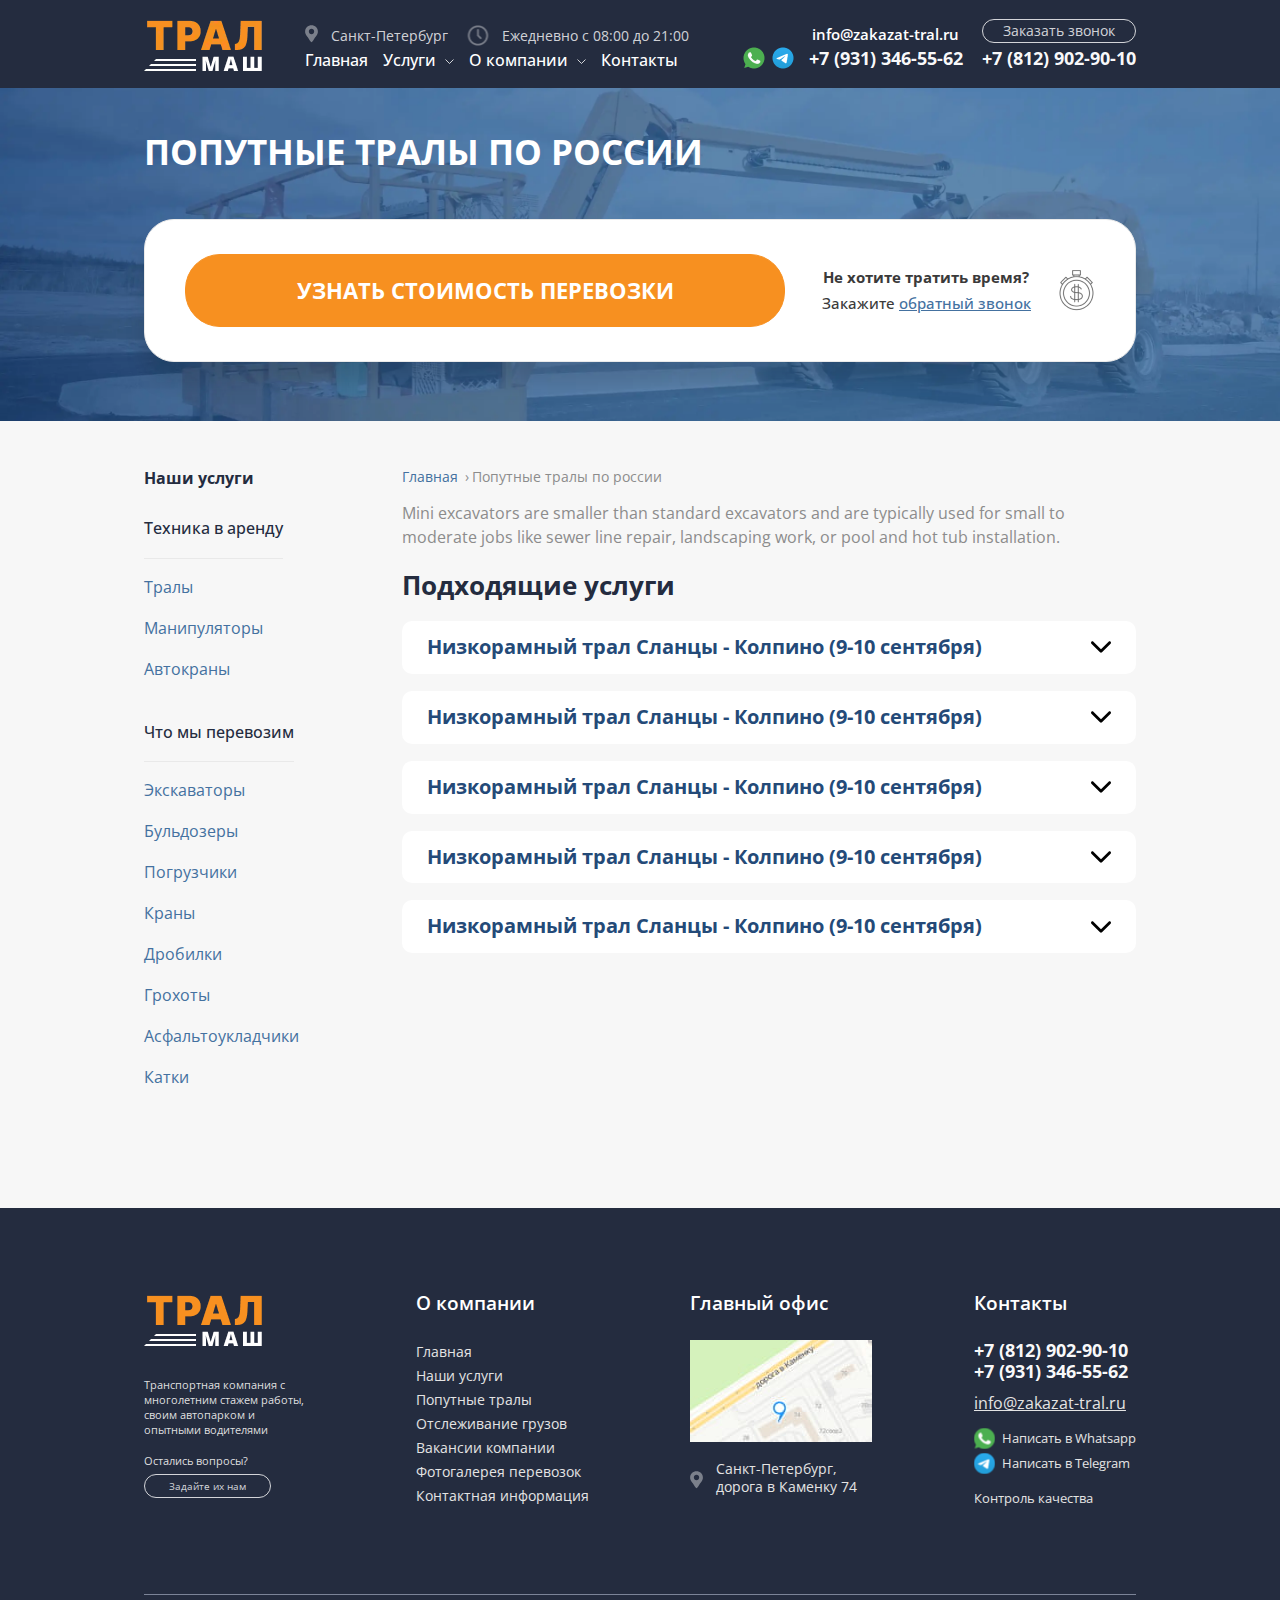
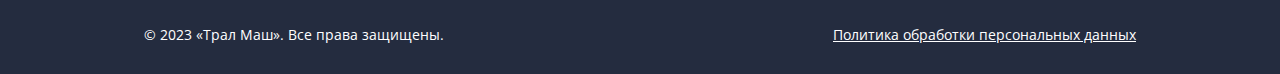
<file: pages/accordion.html>
<!DOCTYPE html>
<html lang="en">
<head>
    <meta charset="UTF-8">
    <meta http-equiv="X-UA-Compatible" content="IE=edge">
    <meta name="viewport" content="width=device-width, initial-scale=1.0">
    <title>Попутные тралы по россии</title>
    <link rel="stylesheet" href="../assets/style/lib.css">
    <link rel="preload" href="../assets/style/burger.css" as="style" onload="this.rel='stylesheet'">
    <link rel="stylesheet" href="../assets/style/style.css">
</head>
<body>
    <div class="wrapper">
        <header class="header">
            <div class="container">
                <div class="header__wrapper">
                    <a href="/tral-mash/" class="header__logo">
                        <picture>
                            <source srcset="../assets/image/logo991.webp" media="(max-width: 991px)" type="image/webp">
                            <source srcset="../assets/image/logo991.png" media="(max-width: 991px)" type="image/png">
                            <source srcset="../assets/image/logo.webp"  type="image/webp">
                            <source srcset="../assets/image/logo.png"  type="image/png">
                            <img class="header__logo1" src="../assets/image/logo.png" alt="логотип" width="150" height="57">
                        </picture>
                        <img class="header__logo2" src="../assets/image/logo991.png" alt="логотип" width="150" height="57">
                    </a>
                    <div class="header-middle">
                        <div class="header-middle--up">
                            <span class="header-middle__location">Санкт-Петербург</span>
                            <span class="header-middle__time-work">Ежедневно с 08:00 до 21:00</span>
                        </div>
                        <div class="header-middle--down">
                            <nav class="nav">
                                <ul class="nav__items">
                                    <li class="nav__item" tabindex="0">
                                        <a class="nav__link" href="/tral-mash/">Главная</a>
                                    </li>
                                    <li class="nav__item" tabindex="0">
                                        <span class="nav__item-dropdown">Услуги</span> 
                                        <div class="nav__item-dropdown__wrapper">
                                            <ul class="dropdown__items">
                                                <li class="dropdown__item">
                                                    <a href="/tral-mash/" class="dropdown__link">Аренда трала</a>
                                                </li>
                                                <li class="dropdown__item">
                                                    <a href="/tral-mash/" class="dropdown__link">Аренда автокранов</a>
                                                </li>
                                                <li class="dropdown__item dropdown__item-icon">
                                                    <span class="dropdown__item-block">Перевозка спецтехники</span>
                                                    <div class="dropdown__item-block__wrapper">
                                                        <ul class="dropdown-inner__items">
                                                            <li class="dropdown-inner__item">
                                                                <a href="/tral-mash/" class="dropdown-inner__link">Перевозка экскаваторов</a>
                                                            </li>
                                                            <li class="dropdown-inner__item">
                                                                <a href="/tral-mash/" class="dropdown-inner__link">Перевозка бульдозеров</a>
                                                            </li>
                                                            <li class="dropdown-inner__item">
                                                                <a href="/tral-mash/" class="dropdown-inner__link">Перевозка погрузчиков</a>
                                                            </li>
                                                            <li class="dropdown-inner__item">
                                                                <a href="/tral-mash/" class="dropdown-inner__link">Перевозка кранов</a>
                                                            </li>
                                                            <li class="dropdown-inner__item">
                                                                <a href="/tral-mash/" class="dropdown-inner__link">Перевозка дробилок</a>
                                                            </li>
                                                            <li class="dropdown-inner__item">
                                                                <a href="/tral-mash/" class="dropdown-inner__link">Перевозка буровых</a>
                                                            </li>
                                                            <li class="dropdown-inner__item">
                                                                <a href="/tral-mash/" class="dropdown-inner__link">Перевозка грохотов</a>
                                                            </li>
                                                            <li class="dropdown-inner__item">
                                                                <a href="/tral-mash/" class="dropdown-inner__link">Перевозка асфальтоукладчиков</a>
                                                            </li>
                                                            <li class="dropdown-inner__item">
                                                                <a href="/tral-mash/" class="dropdown-inner__link">Перевозка катков</a>
                                                            </li>
                                                            <li class="dropdown-inner__item">
                                                                <a href="/tral-mash/" class="dropdown-inner__link">Перевозка дорожной техники</a>
                                                            </li>
                                                            <li class="dropdown-inner__item">
                                                                <a href="/tral-mash/" class="dropdown-inner__link">Перевозка гусеничной техники</a>
                                                            </li>
                                                        </ul>
                                                    </div>
                                                </li>
                                                <li class="dropdown__item dropdown__item-icon">
                                                    <span class="dropdown__item-block">Перевозка оборудования</span>
                                                    <div class="dropdown__item-block__wrapper">
                                                        <ul class="dropdown-inner__items">
                                                            <li class="dropdown-inner__item">
                                                                <a href="/tral-mash/" class="dropdown-inner__link">Перевозка трансформаторов</a>
                                                            </li>
                                                            <li class="dropdown-inner__item">
                                                                <a href="/tral-mash/" class="dropdown-inner__link">Перевозка паровых котлов</a>
                                                            </li>
                                                            <li class="dropdown-inner__item">
                                                                <a href="/tral-mash/" class="dropdown-inner__link">Перевозка мостовых балок</a>
                                                            </li>
                                                            <li class="dropdown-inner__item">
                                                                <a href="/tral-mash/" class="dropdown-inner__link">Перевозка кабельных барабанов</a>
                                                            </li>
                                                            <li class="dropdown-inner__item">
                                                                <a href="/tral-mash/" class="dropdown-inner__link">Перевозка труб большого диаметра</a>
                                                            </li>
                                                            <li class="dropdown-inner__item">
                                                                <a href="/tral-mash/" class="dropdown-inner__link">Перевозка промышленного <br>оборудования</a>
                                                            </li>
                                                        </ul>
                                                    </div>
                                                </li>
                                                <li class="dropdown__item dropdown__item-icon">
                                                    <span class="dropdown__item-block">Перевозка лесозаготовительной техники</span>
                                                    <div class="dropdown__item-block__wrapper">
                                                        <ul class="dropdown-inner__items">
                                                            <li class="dropdown-inner__item">
                                                                <a href="/tral-mash/" class="dropdown-inner__link">Перевозка форвардеров</a>
                                                            </li>
                                                            <li class="dropdown-inner__item">
                                                                <a href="/tral-mash/" class="dropdown-inner__link">Перевозка харвестеров</a>
                                                            </li>
                                                            <li class="dropdown-inner__item">
                                                                <a href="/tral-mash/" class="dropdown-inner__link">Перевозка скиддеров</a>
                                                            </li>
                                                        </ul>
                                                    </div>
                                                </li>
                                                <li class="dropdown__item dropdown__item-icon">
                                                    <span class="dropdown__item-block">Перевозка сельскохозяйственной техники</span>
                                                    <div class="dropdown__item-block__wrapper">
                                                        <ul class="dropdown-inner__items">
                                                            <li class="dropdown-inner__item">
                                                                <a href="/tral-mash/" class="dropdown-inner__link">Перевозка тракторов</a>
                                                            </li>
                                                            <li class="dropdown-inner__item">
                                                                <a href="/tral-mash/" class="dropdown-inner__link">Перевозка комбайнов</a>
                                                            </li>
                                                        </ul>
                                                    </div>
                                                </li>
                                                <li class="dropdown__item dropdown__item-icon">
                                                    <span class="dropdown__item-block">Перевозка негабаритных грузов</span>
                                                    <div class="dropdown__item-block__wrapper">
                                                        <ul class="dropdown-inner__items">
                                                            <li class="dropdown-inner__item">
                                                                <a href="/tral-mash/" class="dropdown-inner__link">Перевозка длинномерных грузов</a>
                                                            </li>
                                                            <li class="dropdown-inner__item">
                                                                <a href="/tral-mash/" class="dropdown-inner__link">Перевозка тяжеловесных грузов</a>
                                                            </li>
                                                            <li class="dropdown-inner__item">
                                                                <a href="/tral-mash/" class="dropdown-inner__link">Перевозка вертолетов</a>
                                                            </li>
                                                            <li class="dropdown-inner__item">
                                                                <a href="/tral-mash/" class="dropdown-inner__link">Перевозка самолетов</a>
                                                            </li>
                                                            <li class="dropdown-inner__item">
                                                                <a href="/tral-mash/" class="dropdown-inner__link">Перевозка военной техники</a>
                                                            </li>
                                                            <li class="dropdown-inner__item">
                                                                <a href="/tral-mash/" class="dropdown-inner__link">Перевозка катеров и яхт</a>
                                                            </li>
                                                        </ul>
                                                    </div>
                                                </li>
                                                <li class="dropdown__item dropdown__item-icon">
                                                    <span class="dropdown__item-block">Перевозка конструкций</span>
                                                    <div class="dropdown__item-block__wrapper">
                                                        <ul class="dropdown-inner__items">
                                                            <li class="dropdown-inner__item">
                                                                <a href="/tral-mash/" class="dropdown-inner__link">Перевозка металлических ферм</a>
                                                            </li>
                                                            <li class="dropdown-inner__item">
                                                                <a href="/tral-mash/" class="dropdown-inner__link">Перевозка ЖБИ</a>
                                                            </li>
                                                            <li class="dropdown-inner__item">
                                                                <a href="/tral-mash/" class="dropdown-inner__link">Перевозка мостовых балок</a>
                                                            </li>
                                                        </ul>
                                                    </div>
                                                </li>
                                            </ul>
                                        </div>
                                    </li>
                                    <li class="nav__item" tabindex="0">
                                        <span class="nav__item-dropdown">О компании</span>
                                        <div class="nav__item-dropdown__wrapper">
                                            <ul class="dropdown__items">
                                                <li class="dropdown__item">
                                                    <a href="./services.html" class="dropdown__link">Попутные тралы</a>
                                                </li>
                                                <li class="dropdown__item">
                                                    <a href="./accordion.html" class="dropdown__link">Отслеживание грузов</a>
                                                </li>
                                                <li class="dropdown__item">
                                                    <a href="/tral-mash/" class="dropdown__link">Наши вакансии</a>
                                                </li>
                                                <li class="dropdown__item">
                                                    <a href="/tral-mash/" class="dropdown__link">Фотогалерея</a>
                                                </li>
                                            </ul>
                                        </div>
                                    </li>
                                    <li class="nav__item">
                                        <a href="./pages/contacts.html" class="nav__link">Контакты</a>
                                    </li>
                                </ul>
                            </nav>
                        </div>
                    </div>
                    <div class="header-contact">
                        <div class="header-contact__order">
                            <a class="header-contact__order-mail" href="mailto:info@zakazat-tral.ru">info@zakazat-tral.ru</a>
                            <button class="header-contact__order-btn btn-header-footer js-show-callback" value="Заказать звонок">Заказать звонок</button> 
                        </div>
                        <div class="header-contact__numbers">
                            <a href="https://wa.me/89313465562" class="header-contact__numbers-whatsup"></a>
                            <a href="tg://resolve?domain=tral_mash" class="header-contact__numbers-telegram"></a>
                            <a class="header-contact__numbers-phone--first" href="tel:89313465562">+7 (931) 346-55-62</a>
                            <a class="header-contact__numbers-phone--second" href="tel:88129029010">+7 (812) 902-90-10</a>
                        </div>
                    </div>
                    <div class="header-burder">
                        <span class="header-burder__line"></span>
                    </div>
                </div>
            </div>
        </header>
        <main>
            <section class="welcome webp">
                <div class="container">
                    <h1 class="welcome__title services__title">Попутные тралы по россии</h1>
                    <div class="price">
                        <a class="price__btn" href="#calc">УЗНАТЬ СТОИМОСТЬ ПЕРЕВОЗКИ</a>
                        <div class="price__wrapper">
                            <div class="price__block">
                                <p class="price__block-text">Не хотите тратить время?</p>
                                <span class="price__block-order">Закажите 
                                    <a class="price__block-callback" href="/tral-mash/">обратный звонок</a>
                                </span>
                            </div>
                            <div class="price__icon"></div>
                        </div>
                    </div>
                </div>
            </section>
            <div class="page-wrapper container">
                <div class="accordion">
                    <div class="breadcrumbs">
                        <ul class="breadcrumbs__items">
                            <li class="breadcrumbs__item">
                                <a class="breadcrumbs__link" href="/tral-mash/">Главная</a>
                            </li>
                            <li class="breadcrumbs__item">Попутные тралы по россии</li>
                        </ul>
                    </div>
                    <p class="services__subtitle">Mini excavators are smaller than standard excavators and are typically used for small to moderate jobs like sewer line repair, landscaping work, or pool and hot tub installation.</p>
                    <section class="accordion-block">
                        <h2 class="accordion__title">Подходящие услуги</h2>
                        <div class="accordionWrapper">

                            <div class="accordionItem close">
                                <h3 class="accordionItemHeading">Низкорамный трал Сланцы - Колпино (9-10 сентября)</h3>
                                <div class="accordionItemContent">
                                    <ul>
                                        <li>Грузоподъемность 45тн</li>
                                        <li>Полуприцеп</li>
                                        <li>Загрузка задняя, боковая, верхняя</li>
                                        <li>ДxШxВ,м: 12x2,55x0,9</li>
                                    </ul>
                                </div>
                            </div>

                            <div class="accordionItem close">
                                <h3 class="accordionItemHeading">Низкорамный трал Сланцы - Колпино (9-10 сентября)</h3>
                                <div class="accordionItemContent">
                                    <ul>
                                        <li>Грузоподъемность 45тн</li>
                                        <li>Полуприцеп</li>
                                        <li>Загрузка задняя, боковая, верхняя</li>
                                        <li>ДxШxВ,м: 12x2,55x0,9</li>
                                    </ul>
                                </div>
                            </div>

                            <div class="accordionItem close">
                                <h3 class="accordionItemHeading">Низкорамный трал Сланцы - Колпино (9-10 сентября)</h3>
                                <div class="accordionItemContent">
                                    <ul>
                                        <li>Грузоподъемность 45тн</li>
                                        <li>Полуприцеп</li>
                                        <li>Загрузка задняя, боковая, верхняя</li>
                                        <li>ДxШxВ,м: 12x2,55x0,9</li>
                                    </ul>
                                </div>
                            </div>

                            <div class="accordionItem close">
                                <h3 class="accordionItemHeading">Низкорамный трал Сланцы - Колпино (9-10 сентября)</h3>
                                <div class="accordionItemContent">
                                    <ul>
                                        <li>Грузоподъемность 45тн</li>
                                        <li>Полуприцеп</li>
                                        <li>Загрузка задняя, боковая, верхняя</li>
                                        <li>ДxШxВ,м: 12x2,55x0,9</li>
                                    </ul>
                                </div>
                            </div>

                            <div class="accordionItem close">
                                <h3 class="accordionItemHeading">Низкорамный трал Сланцы - Колпино (9-10 сентября)</h3>
                                <div class="accordionItemContent">
                                    <ul>
                                        <li>Грузоподъемность 45тн</li>
                                        <li>Полуприцеп</li>
                                        <li>Загрузка задняя, боковая, верхняя</li>
                                        <li>ДxШxВ,м: 12x2,55x0,9</li>
                                    </ul>
                                </div>
                            </div>


                            </div>
                    </section>
                </div>
                <aside class="menu">
                    <p class="menu__title">Наши услуги</p>
                    <span class="menu__items-title">Техника в аренду</span>
                    <ul class="menu__items">
                        <li class="menu__item">
                            <a href="#" class="menu__link">Тралы</a>
                        </li>
                        <li class="menu__item">
                            <a href="#" class="menu__link">Манипуляторы</a>
                        </li>
                        <li class="menu__item">
                            <a href="#" class="menu__link">Автокраны</a>
                        </li>
                    </ul>
                    <span class="menu__items-title">Что мы перевозим</span>
                    <ul class="menu__items">
                        <li class="menu__item">
                            <a href="#" class="menu__link">Экскаваторы</a>
                        </li>
                        <li class="menu__item">
                            <a href="#" class="menu__link">Бульдозеры</a>
                        </li>
                        <li class="menu__item">
                            <a href="#" class="menu__link">Погрузчики</a>
                        </li>
                        <li class="menu__item">
                            <a href="#" class="menu__link">Краны</a>
                        </li>
                        <li class="menu__item">
                            <a href="#" class="menu__link">Дробилки</a>
                        </li>
                        <li class="menu__item">
                            <a href="#" class="menu__link">Грохоты</a>
                        </li>
                        <li class="menu__item">
                            <a href="#" class="menu__link">Асфальтоукладчики</a>
                        </li>
                        <li class="menu__item">
                            <a href="#" class="menu__link">Катки</a>
                        </li>
                    </ul>
                </aside>
            </div>
        </main>
        <footer class="footer">
            <div class="container">
                <div class="footer-up">
                    <div class="footer-up__question">
                        <div class="footer-up__question-logo">
                            <img src="../assets/image/logo.png" alt="логотип" width="120" height="66">
                        </div>
                        <p class="footer-up__question-title">Транспортная компания с многолетним стажем работы, своим автопарком и опытными водителями</p>
                        <p class="footer-up__question-subtitle">Остались вопросы?</p>
                        <button class="footer-up__question-btn btn-header-footer js-ask-question" type="submit" value="Задайте их нам">Задайте их нам</button>
                    </div>
                    <div class="footer-up__company">
                        <p class="footer-title">О компании</p>
                        <ul class="footer-up__company-items">
                            <li class="footer-up__company-item">
                                <a href="/tral-mash/" class="footer-up__company-link">Главная</a>
                            </li>
                            <li class="footer-up__company-item">
                                <a href="/tral-mash/" class="footer-up__company-link">Наши услуги</a>
                            </li>
                            <li class="footer-up__company-item">
                                <a href="/tral-mash/" class="footer-up__company-link">Попутные тралы</a>
                            </li>
                            <li class="footer-up__company-item">
                                <a href="/tral-mash/" class="footer-up__company-link">Отслеживание грузов</a>
                            </li>
                            <li class="footer-up__company-item">
                                <a href="/tral-mash/" class="footer-up__company-link">Вакансии компании</a>
                            </li>
                            <li class="footer-up__company-item">
                                <a href="/tral-mash/" class="footer-up__company-link">Фотогалерея перевозок</a>
                            </li>
                            <li class="footer-up__company-item">
                                <a href="/tral-mash/" class="footer-up__company-link">Контактная информация</a>
                            </li>
                        </ul>
                    </div>
                    <div class="footer-up__office">
                        <p class="footer-title">Главный офис</p>
                        <a href="./pages/contacts.html">
                            <div class="footer-up__office-map">
                                <img src="../assets/image/footer-map.jpg" alt="карта офиса" width="182" height="102">
                            </div>
                        </a>
                        <span class="footer-up__office-address">Санкт-Петербург,<br> дорога в Каменку 74</span>
                    </div>
                    <div class="footer-up__contacts">
                        <p class="footer-title">Контакты</p>
                        <ul class="footer-up__contacts-items">
                            <li class="footer-up__contacts-item">
                                <a href="tel:88129029010" class="footer-up__contacts-link--phone">+7 (812) 902-90-10</a>
                            </li>
                            <li class="footer-up__contacts-item">
                                <a href="tel:89313465562" class="footer-up__contacts-link--phone">+7 (931) 346-55-62</a>
                            </li>
                            <li class="footer-up__contacts-item">
                                <a href="mailto:info@zakazat-tral.ru" class="footer-up__contacts-link--mail">info@zakazat-tral.ru</a>
                            </li>
                            <li class="footer-up__contacts-item">
                                <a href="/tral-mash/" class="footer-up__contacts-link--wa">Написать в Whatsapp</a>
                            </li>
                            <li class="footer-up__contacts-item">
                                <a href="/tral-mash/" class="footer-up__contacts-link--tg">Написать в Telegram</a>
                            </li>
                            <li class="footer-up__contacts-item">
                                <a href="/tral-mash/" class="footer-up__contacts-link--control js-quality-control">Контроль качества</a>
                            </li>
                        </ul>
                    </div>
                </div>
                <div class="footer-down">
                    <p class="footer-down__date-rule">© 2023 «Трал Маш». Все права защищены.</p>
                    <a class="footer-down__politics" href="/tral-mash/">
                            Политика обработки персональных данных
                    </a>
                </div>
            </div>
        </footer>
    </div>
    <script src="../assets/js/lib.js"></script>
    <script src="../assets/js/main.js"></script>
    <script src="../assets/js/burger.js"></script>
</body>
</html>
</file>
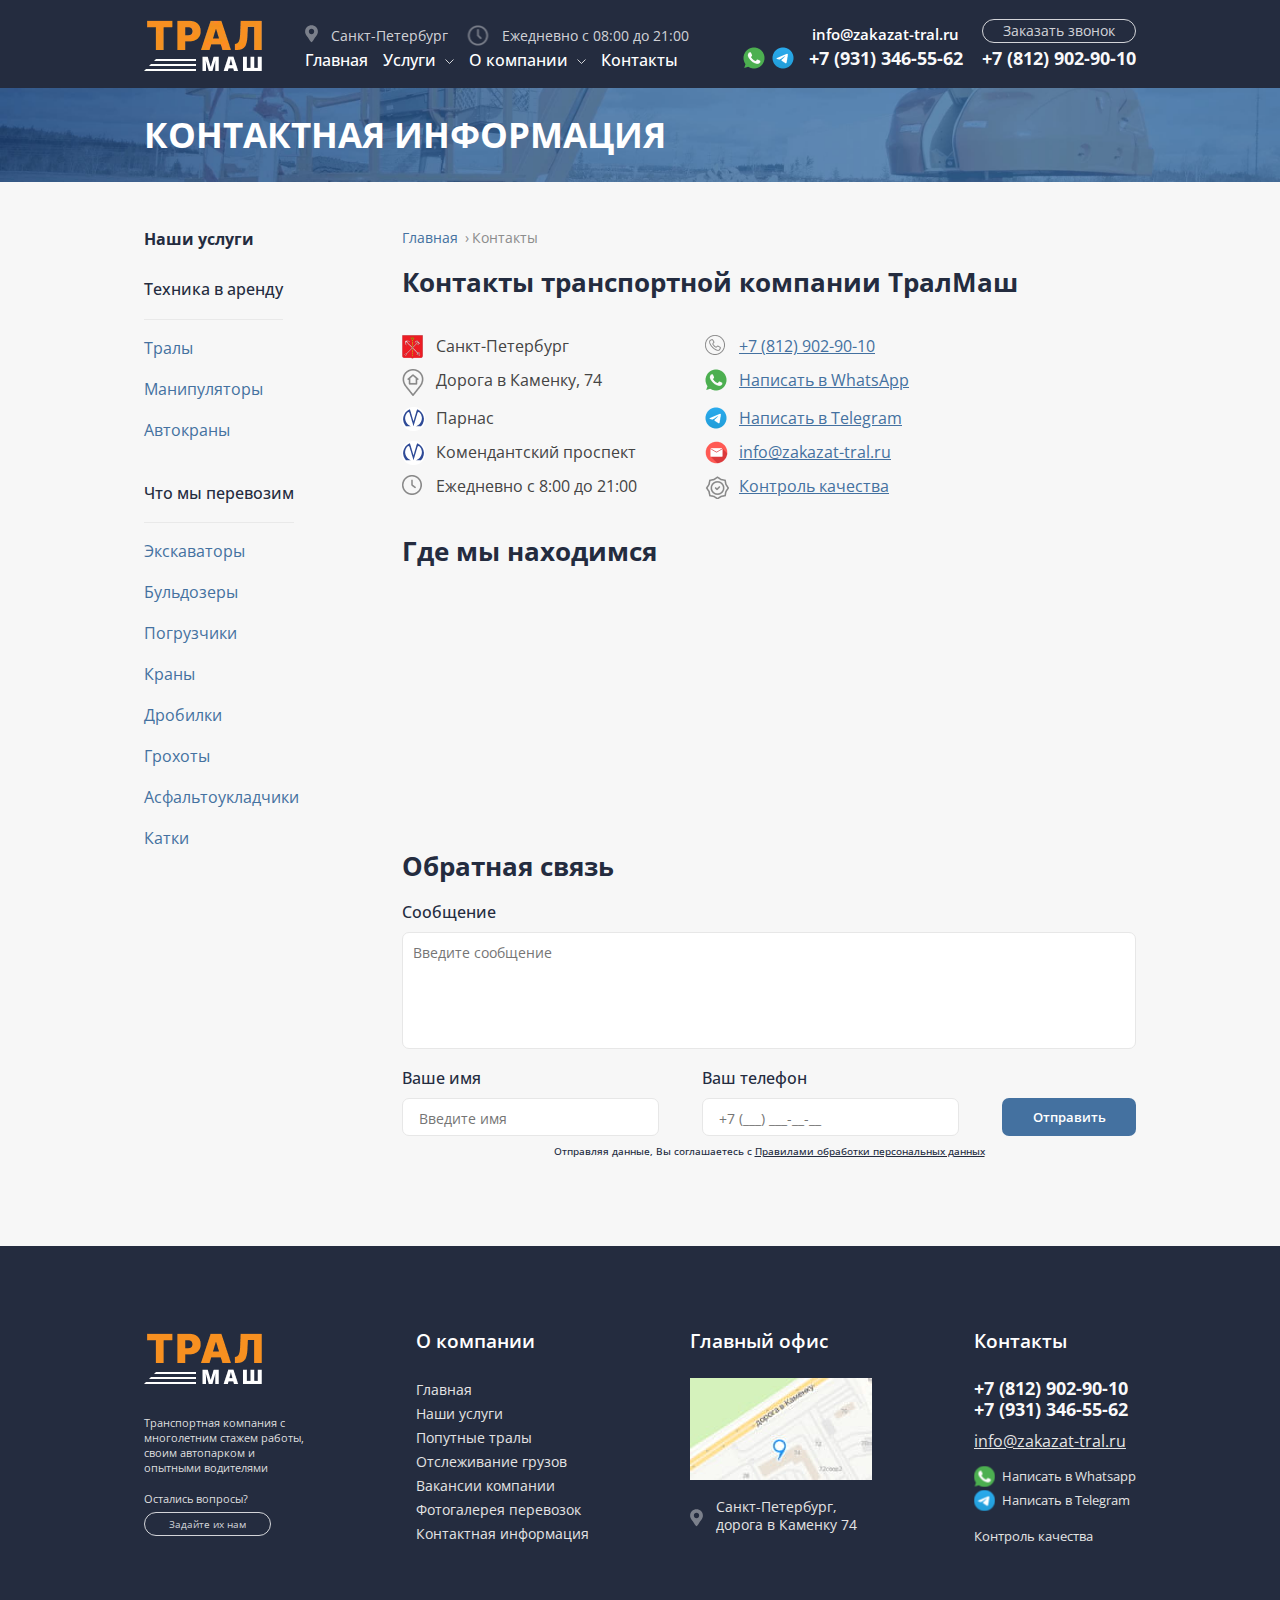
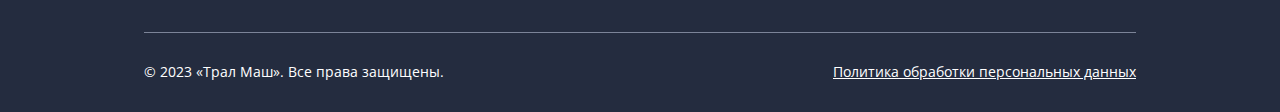
<file: pages/contacts.html>
<!DOCTYPE html>
<html lang="en">
<head>
    <meta charset="UTF-8">
    <meta http-equiv="X-UA-Compatible" content="IE=edge">
    <meta name="viewport" content="width=device-width, initial-scale=1.0">
    <title>Contacts</title>
    <link rel="stylesheet" href="../assets/style/lib.css">
    <link rel="preload" href="../assets/style/burger.css" as="style" onload="this.rel='stylesheet'">
    <link rel="stylesheet" href="../assets/style/style.css">
</head>
<body>
    <div class="wrapper">
        <header class="header">
            <div class="container">
                <div class="header__wrapper">
                    <a href="/tral-mash/" class="header__logo">
                        <picture>
                            <source srcset="../assets/image/logo991.webp" media="(max-width: 991px)" type="image/webp">
                            <source srcset="../assets/image/logo991.png" media="(max-width: 991px)" type="image/png">
                            <source srcset="../assets/image/logo.webp"  type="image/webp">
                            <source srcset="../assets/image/logo.png"  type="image/png">
                            <img class="header__logo1" src="../assets/image/logo.png" alt="логотип" width="150" height="57">
                        </picture>
                        <img class="header__logo2" src="../assets/image/logo991.png" alt="логотип" width="150" height="57">
                    </a>
                    <div class="header-middle">
                        <div class="header-middle--up">
                            <span class="header-middle__location">Санкт-Петербург</span>
                            <span class="header-middle__time-work">Ежедневно с 08:00 до 21:00</span>
                        </div>
                        <div class="header-middle--down">
                            <nav class="nav">
                                <ul class="nav__items">
                                    <li class="nav__item" tabindex="0">
                                        <a class="nav__link" href="/tral-mash/">Главная</a>
                                    </li>
                                    <li class="nav__item" tabindex="0">
                                        <span class="nav__item-dropdown">Услуги</span> 
                                        <div class="nav__item-dropdown__wrapper">
                                            <ul class="dropdown__items">
                                                <li class="dropdown__item">
                                                    <a href="/tral-mash/" class="dropdown__link">Аренда трала</a>
                                                </li>
                                                <li class="dropdown__item">
                                                    <a href="/tral-mash/" class="dropdown__link">Аренда автокранов</a>
                                                </li>
                                                <li class="dropdown__item dropdown__item-icon">
                                                    <span class="dropdown__item-block">Перевозка спецтехники</span>
                                                    <div class="dropdown__item-block__wrapper">
                                                        <ul class="dropdown-inner__items">
                                                            <li class="dropdown-inner__item">
                                                                <a href="/tral-mash/" class="dropdown-inner__link">Перевозка экскаваторов</a>
                                                            </li>
                                                            <li class="dropdown-inner__item">
                                                                <a href="/tral-mash/" class="dropdown-inner__link">Перевозка бульдозеров</a>
                                                            </li>
                                                            <li class="dropdown-inner__item">
                                                                <a href="/tral-mash/" class="dropdown-inner__link">Перевозка погрузчиков</a>
                                                            </li>
                                                            <li class="dropdown-inner__item">
                                                                <a href="/tral-mash/" class="dropdown-inner__link">Перевозка кранов</a>
                                                            </li>
                                                            <li class="dropdown-inner__item">
                                                                <a href="/tral-mash/" class="dropdown-inner__link">Перевозка дробилок</a>
                                                            </li>
                                                            <li class="dropdown-inner__item">
                                                                <a href="/tral-mash/" class="dropdown-inner__link">Перевозка буровых</a>
                                                            </li>
                                                            <li class="dropdown-inner__item">
                                                                <a href="/tral-mash/" class="dropdown-inner__link">Перевозка грохотов</a>
                                                            </li>
                                                            <li class="dropdown-inner__item">
                                                                <a href="/tral-mash/" class="dropdown-inner__link">Перевозка асфальтоукладчиков</a>
                                                            </li>
                                                            <li class="dropdown-inner__item">
                                                                <a href="/tral-mash/" class="dropdown-inner__link">Перевозка катков</a>
                                                            </li>
                                                            <li class="dropdown-inner__item">
                                                                <a href="/tral-mash/" class="dropdown-inner__link">Перевозка дорожной техники</a>
                                                            </li>
                                                            <li class="dropdown-inner__item">
                                                                <a href="/tral-mash/" class="dropdown-inner__link">Перевозка гусеничной техники</a>
                                                            </li>
                                                        </ul>
                                                    </div>
                                                </li>
                                                <li class="dropdown__item dropdown__item-icon">
                                                    <span class="dropdown__item-block">Перевозка оборудования</span>
                                                    <div class="dropdown__item-block__wrapper">
                                                        <ul class="dropdown-inner__items">
                                                            <li class="dropdown-inner__item">
                                                                <a href="/tral-mash/" class="dropdown-inner__link">Перевозка трансформаторов</a>
                                                            </li>
                                                            <li class="dropdown-inner__item">
                                                                <a href="/tral-mash/" class="dropdown-inner__link">Перевозка паровых котлов</a>
                                                            </li>
                                                            <li class="dropdown-inner__item">
                                                                <a href="/tral-mash/" class="dropdown-inner__link">Перевозка мостовых балок</a>
                                                            </li>
                                                            <li class="dropdown-inner__item">
                                                                <a href="/tral-mash/" class="dropdown-inner__link">Перевозка кабельных барабанов</a>
                                                            </li>
                                                            <li class="dropdown-inner__item">
                                                                <a href="/tral-mash/" class="dropdown-inner__link">Перевозка труб большого диаметра</a>
                                                            </li>
                                                            <li class="dropdown-inner__item">
                                                                <a href="/tral-mash/" class="dropdown-inner__link">Перевозка промышленного <br>оборудования</a>
                                                            </li>
                                                        </ul>
                                                    </div>
                                                </li>
                                                <li class="dropdown__item dropdown__item-icon">
                                                    <span class="dropdown__item-block">Перевозка лесозаготовительной техники</span>
                                                    <div class="dropdown__item-block__wrapper">
                                                        <ul class="dropdown-inner__items">
                                                            <li class="dropdown-inner__item">
                                                                <a href="/tral-mash/" class="dropdown-inner__link">Перевозка форвардеров</a>
                                                            </li>
                                                            <li class="dropdown-inner__item">
                                                                <a href="/tral-mash/" class="dropdown-inner__link">Перевозка харвестеров</a>
                                                            </li>
                                                            <li class="dropdown-inner__item">
                                                                <a href="/tral-mash/" class="dropdown-inner__link">Перевозка скиддеров</a>
                                                            </li>
                                                        </ul>
                                                    </div>
                                                </li>
                                                <li class="dropdown__item dropdown__item-icon">
                                                    <span class="dropdown__item-block">Перевозка сельскохозяйственной техники</span>
                                                    <div class="dropdown__item-block__wrapper">
                                                        <ul class="dropdown-inner__items">
                                                            <li class="dropdown-inner__item">
                                                                <a href="/tral-mash/" class="dropdown-inner__link">Перевозка тракторов</a>
                                                            </li>
                                                            <li class="dropdown-inner__item">
                                                                <a href="/tral-mash/" class="dropdown-inner__link">Перевозка комбайнов</a>
                                                            </li>
                                                        </ul>
                                                    </div>
                                                </li>
                                                <li class="dropdown__item dropdown__item-icon">
                                                    <span class="dropdown__item-block">Перевозка негабаритных грузов</span>
                                                    <div class="dropdown__item-block__wrapper">
                                                        <ul class="dropdown-inner__items">
                                                            <li class="dropdown-inner__item">
                                                                <a href="/tral-mash/" class="dropdown-inner__link">Перевозка длинномерных грузов</a>
                                                            </li>
                                                            <li class="dropdown-inner__item">
                                                                <a href="/tral-mash/" class="dropdown-inner__link">Перевозка тяжеловесных грузов</a>
                                                            </li>
                                                            <li class="dropdown-inner__item">
                                                                <a href="/tral-mash/" class="dropdown-inner__link">Перевозка вертолетов</a>
                                                            </li>
                                                            <li class="dropdown-inner__item">
                                                                <a href="/tral-mash/" class="dropdown-inner__link">Перевозка самолетов</a>
                                                            </li>
                                                            <li class="dropdown-inner__item">
                                                                <a href="/tral-mash/" class="dropdown-inner__link">Перевозка военной техники</a>
                                                            </li>
                                                            <li class="dropdown-inner__item">
                                                                <a href="/tral-mash/" class="dropdown-inner__link">Перевозка катеров и яхт</a>
                                                            </li>
                                                        </ul>
                                                    </div>
                                                </li>
                                                <li class="dropdown__item dropdown__item-icon">
                                                    <span class="dropdown__item-block">Перевозка конструкций</span>
                                                    <div class="dropdown__item-block__wrapper">
                                                        <ul class="dropdown-inner__items">
                                                            <li class="dropdown-inner__item">
                                                                <a href="/tral-mash/" class="dropdown-inner__link">Перевозка металлических ферм</a>
                                                            </li>
                                                            <li class="dropdown-inner__item">
                                                                <a href="/tral-mash/" class="dropdown-inner__link">Перевозка ЖБИ</a>
                                                            </li>
                                                            <li class="dropdown-inner__item">
                                                                <a href="/tral-mash/" class="dropdown-inner__link">Перевозка мостовых балок</a>
                                                            </li>
                                                        </ul>
                                                    </div>
                                                </li>
                                            </ul>
                                        </div>
                                    </li>
                                    <li class="nav__item" tabindex="0">
                                        <span class="nav__item-dropdown">О компании</span>
                                        <div class="nav__item-dropdown__wrapper">
                                            <ul class="dropdown__items">
                                                <li class="dropdown__item">
                                                    <a href="./services.html" class="dropdown__link">Попутные тралы</a>
                                                </li>
                                                <li class="dropdown__item">
                                                    <a href="./accordion.html" class="dropdown__link">Отслеживание грузов</a>
                                                </li>
                                                <li class="dropdown__item">
                                                    <a href="/tral-mash/" class="dropdown__link">Наши вакансии</a>
                                                </li>
                                                <li class="dropdown__item">
                                                    <a href="/tral-mash/" class="dropdown__link">Фотогалерея</a>
                                                </li>
                                            </ul>
                                        </div>
                                    </li>
                                    <li class="nav__item">
                                        <a href="./pages/contacts.html" class="nav__link">Контакты</a>
                                    </li>
                                </ul>
                            </nav>
                        </div>
                    </div>
                    <div class="header-contact">
                        <div class="header-contact__order">
                            <a class="header-contact__order-mail" href="mailto:info@zakazat-tral.ru">info@zakazat-tral.ru</a>
                            <button class="header-contact__order-btn btn-header-footer js-show-callback" value="Заказать звонок">Заказать звонок</button> 
                        </div>
                        <div class="header-contact__numbers">
                            <a href="https://wa.me/89313465562" class="header-contact__numbers-whatsup"></a>
                            <a href="tg://resolve?domain=tral_mash" class="header-contact__numbers-telegram"></a>
                            <a class="header-contact__numbers-phone--first" href="tel:89313465562">+7 (931) 346-55-62</a>
                            <a class="header-contact__numbers-phone--second" href="tel:88129029010">+7 (812) 902-90-10</a>
                        </div>
                    </div>
                    <div class="header-burder">
                        <span class="header-burder__line"></span>
                    </div>
                </div>
            </div>
        </header>
        <main>
            <section class="page-welcome">
                <div class="container">
                    <h1 class="page-welcome__title ">Контактная информация</h1>
                </div>
            </section>
            <div class="page-wrapper container">
                <div class="contacts">
                    <div class="breadcrumbs">
                        <ul class="breadcrumbs__items">
                            <li class="breadcrumbs__item">
                                <a class="breadcrumbs__link" href="/tral-mash/">Главная</a>
                            </li>
                            <li class="breadcrumbs__item">Контакты</li>
                        </ul>
                    </div>
                    <section class="our-company">
                        <h2>Контакты транспортной компании ТралМаш</h2>
                        <div class="our-company__wrapper">
                            <ul class="our-company__items--left">
                                <li class="our-company__item--left">Санкт-Петербург</li>
                                <li class="our-company__item--left"><address>Дорога в Каменку, 74</address></li>
                                <li class="our-company__item--left">Парнас</li>
                                <li class="our-company__item--left">Комендантский проспект</li>
                                <li class="our-company__item--left">Ежедневно с 8:00 до 21:00</li>
                            </ul>
                            <ul class="our-company__items--right">
                                <li class="our-company__item--right">
                                    <a href="tel:88129029010" class="our-company__link--right">+7 (812) 902-90-10</a>
                                </li>
                                <li class="our-company__item--right">
                                    <a href="https://wa.me/89313465562" class="our-company__link--right">Написать в WhatsApp</a>
                                </li>
                                <li class="our-company__item--right">
                                    <a href="https://wa.me/89313465562" class="our-company__link--right">Написать в Telegram</a>
                                </li>
                                <li class="our-company__item--right">
                                    <a href="mailto:info@zakazat-tral.ru" class="our-company__link--right">info@zakazat-tral.ru</a>
                                </li>
                                <li class="our-company__item--right">
                                    <a href="#" class="our-company__link--right js-quality-control">Контроль качества</a>
                                </li>
                            </ul>
                        </div>
                    </section>
                    <section class="map">
                        <h2>Где мы находимся</h2>
                        <iframe src="https://yandex.ru/map-widget/v1/?um=constructor%3Ab94339c193a0198fd6f933656f7f02bb8fc466caeb5875e07bfd7f48359841f1&amp;source=constructor" width="100%" height="240" frameborder="0"></iframe>
                    </section>
                    <section class="callback">
                        <h2>Обратная связь</h2>
                        <form action="#">
                            <fieldset class="callback__fieldset">
                                <legend class="callback__title">Сообщение</legend>
                                <textarea class="callback__textarea" cols="30" rows="5" placeholder="Введите сообщение"></textarea>
                            </fieldset>
                            <div class="callback__wrapper">
                                <fieldset class="callback__fieldset">
                                    <legend class="callback__title">Ваше имя</legend>
                                    <input class="callback__input" type="text" placeholder="Введите имя">
                                </fieldset>
                                <fieldset class="callback__fieldset">
                                    <legend class="callback__title">Ваш телефон</legend>
                                    <input class="callback__input" type="text" placeholder="+7 (___) ___-__-__">
                                </fieldset>
                                <button class="callback__btn" value="Отправить" type="submit">Отправить</button>
                            </div>
                        </form>
                        <p class="quality__rule">
                            Отправляя данные, Вы соглашаетесь с 
                            <a href="#">Правилами обработки персональных данных</a>
                        </p>
                    </section>
                </div>
                <aside class="menu">
                    <p class="menu__title">Наши услуги</p>
                    <span class="menu__items-title">Техника в аренду</span>
                    <ul class="menu__items">
                        <li class="menu__item">
                            <a href="#" class="menu__link">Тралы</a>
                        </li>
                        <li class="menu__item">
                            <a href="#" class="menu__link">Манипуляторы</a>
                        </li>
                        <li class="menu__item">
                            <a href="#" class="menu__link">Автокраны</a>
                        </li>
                    </ul>
                    <span class="menu__items-title">Что мы перевозим</span>
                    <ul class="menu__items">
                        <li class="menu__item">
                            <a href="#" class="menu__link">Экскаваторы</a>
                        </li>
                        <li class="menu__item">
                            <a href="#" class="menu__link">Бульдозеры</a>
                        </li>
                        <li class="menu__item">
                            <a href="#" class="menu__link">Погрузчики</a>
                        </li>
                        <li class="menu__item">
                            <a href="#" class="menu__link">Краны</a>
                        </li>
                        <li class="menu__item">
                            <a href="#" class="menu__link">Дробилки</a>
                        </li>
                        <li class="menu__item">
                            <a href="#" class="menu__link">Грохоты</a>
                        </li>
                        <li class="menu__item">
                            <a href="#" class="menu__link">Асфальтоукладчики</a>
                        </li>
                        <li class="menu__item">
                            <a href="#" class="menu__link">Катки</a>
                        </li>
                    </ul>
                </aside>
            </div>
        </main>
        <footer class="footer">
            <div class="container">
                <div class="footer-up">
                    <div class="footer-up__question">
                        <div class="footer-up__question-logo">
                            <img src="../assets/image/logo.png" alt="логотип" width="120" height="66">
                        </div>
                        <p class="footer-up__question-title">Транспортная компания с многолетним стажем работы, своим автопарком и опытными водителями</p>
                        <p class="footer-up__question-subtitle">Остались вопросы?</p>
                        <button class="footer-up__question-btn btn-header-footer js-ask-question" type="submit" value="Задайте их нам">Задайте их нам</button>
                    </div>
                    <div class="footer-up__company">
                        <p class="footer-title">О компании</p>
                        <ul class="footer-up__company-items">
                            <li class="footer-up__company-item">
                                <a href="/tral-mash/" class="footer-up__company-link">Главная</a>
                            </li>
                            <li class="footer-up__company-item">
                                <a href="/tral-mash/" class="footer-up__company-link">Наши услуги</a>
                            </li>
                            <li class="footer-up__company-item">
                                <a href="/tral-mash/" class="footer-up__company-link">Попутные тралы</a>
                            </li>
                            <li class="footer-up__company-item">
                                <a href="/tral-mash/" class="footer-up__company-link">Отслеживание грузов</a>
                            </li>
                            <li class="footer-up__company-item">
                                <a href="/tral-mash/" class="footer-up__company-link">Вакансии компании</a>
                            </li>
                            <li class="footer-up__company-item">
                                <a href="/tral-mash/" class="footer-up__company-link">Фотогалерея перевозок</a>
                            </li>
                            <li class="footer-up__company-item">
                                <a href="/tral-mash/" class="footer-up__company-link">Контактная информация</a>
                            </li>
                        </ul>
                    </div>
                    <div class="footer-up__office">
                        <p class="footer-title">Главный офис</p>
                        <a href="./pages/contacts.html">
                            <div class="footer-up__office-map">
                                <img src="../assets/image/footer-map.jpg" alt="карта офиса" width="182" height="102">
                            </div>
                        </a>
                        <span class="footer-up__office-address">Санкт-Петербург,<br> дорога в Каменку 74</span>
                    </div>
                    <div class="footer-up__contacts">
                        <p class="footer-title">Контакты</p>
                        <ul class="footer-up__contacts-items">
                            <li class="footer-up__contacts-item">
                                <a href="tel:88129029010" class="footer-up__contacts-link--phone">+7 (812) 902-90-10</a>
                            </li>
                            <li class="footer-up__contacts-item">
                                <a href="tel:89313465562" class="footer-up__contacts-link--phone">+7 (931) 346-55-62</a>
                            </li>
                            <li class="footer-up__contacts-item">
                                <a href="mailto:info@zakazat-tral.ru" class="footer-up__contacts-link--mail">info@zakazat-tral.ru</a>
                            </li>
                            <li class="footer-up__contacts-item">
                                <a href="/tral-mash/" class="footer-up__contacts-link--wa">Написать в Whatsapp</a>
                            </li>
                            <li class="footer-up__contacts-item">
                                <a href="/tral-mash/" class="footer-up__contacts-link--tg">Написать в Telegram</a>
                            </li>
                            <li class="footer-up__contacts-item">
                                <a href="/tral-mash/" class="footer-up__contacts-link--control js-quality-control">Контроль качества</a>
                            </li>
                        </ul>
                    </div>
                </div>
                <div class="footer-down">
                    <p class="footer-down__date-rule">© 2023 «Трал Маш». Все права защищены.</p>
                    <a class="footer-down__politics" href="/tral-mash/">
                            Политика обработки персональных данных
                    </a>
                </div>
            </div>
        </footer>
    </div>
    <script src="../assets/js/lib.js"></script>
    <script src="../assets/js/main.js"></script>
    <script src="../assets/js/burger.js"></script>
</body>
</html>
</file>
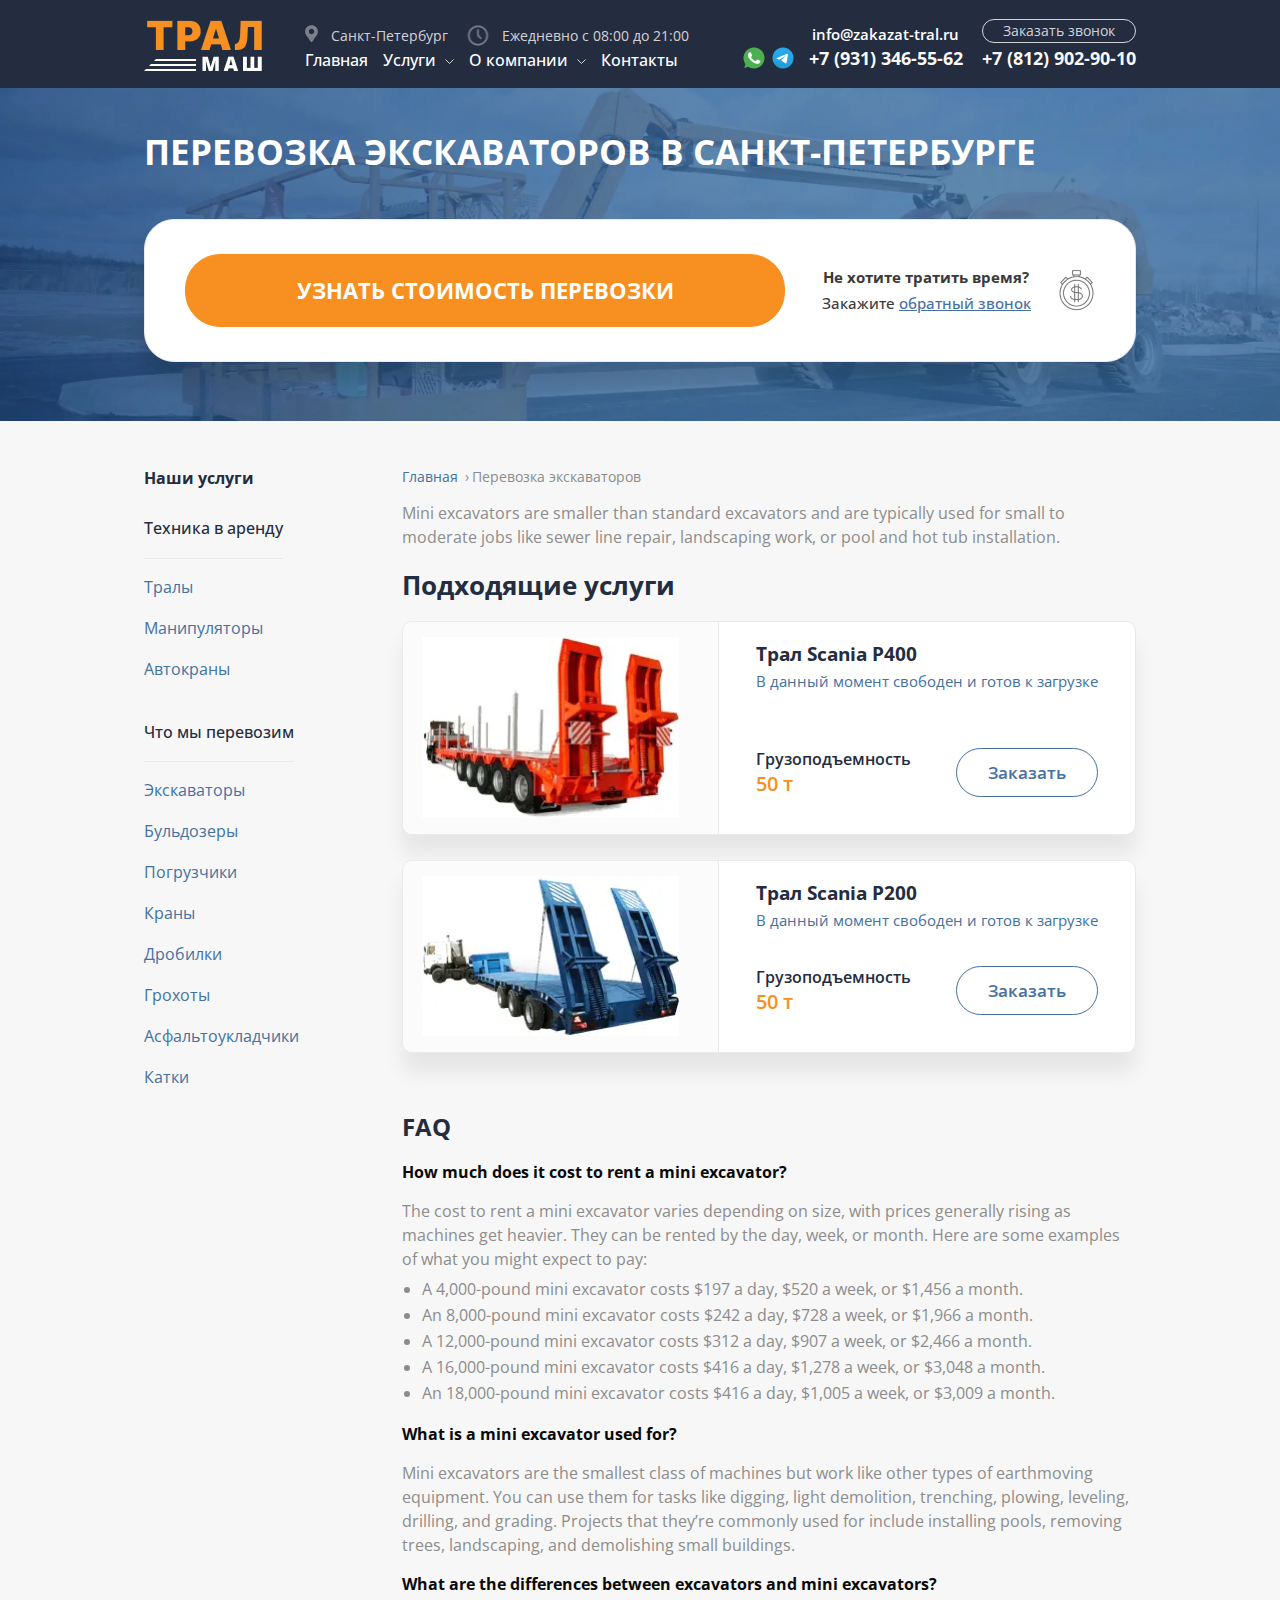
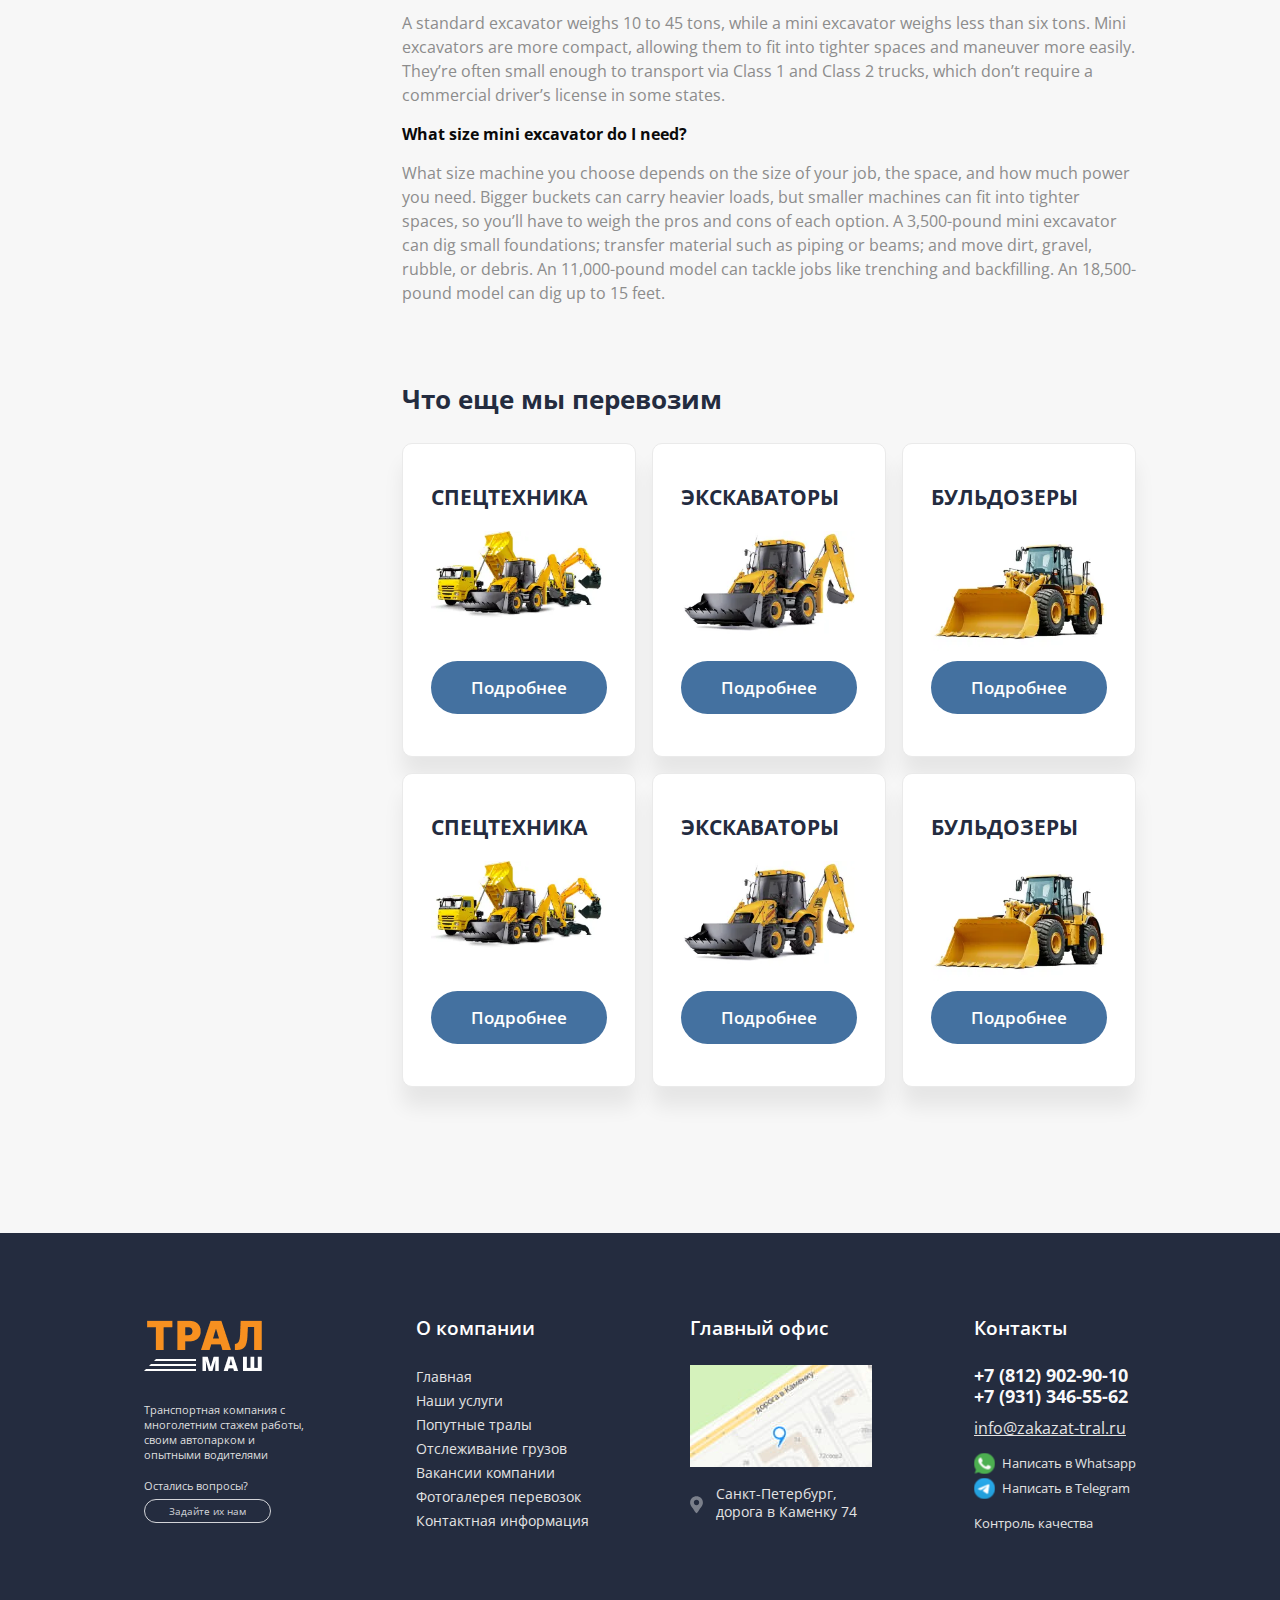
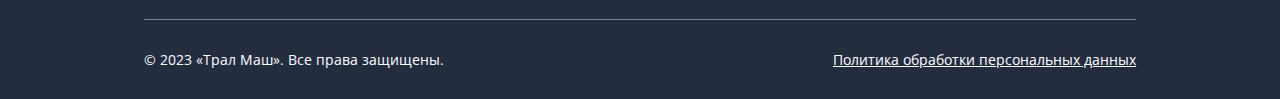
<file: pages/services.html>
<!DOCTYPE html>
<html lang="en">
<head>
    <meta charset="UTF-8">
    <meta http-equiv="X-UA-Compatible" content="IE=edge">
    <meta name="viewport" content="width=device-width, initial-scale=1.0">
    <title>Services</title>
    <link rel="stylesheet" href="../assets/style/lib.css">
    <link rel="preload" href="../assets/style/burger.css" as="style" onload="this.rel='stylesheet'">
    <link rel="stylesheet" href="../assets/style/style.css">
</head>
<body>
    <div class="wrapper">
        <header class="header">
            <div class="container">
                <div class="header__wrapper">
                    <a href="/tral-mash/" class="header__logo">
                        <picture>
                            <source srcset="../assets/image/logo991.webp" media="(max-width: 991px)" type="image/webp">
                            <source srcset="../assets/image/logo991.png" media="(max-width: 991px)" type="image/png">
                            <source srcset="../assets/image/logo.webp"  type="image/webp">
                            <source srcset="../assets/image/logo.png"  type="image/png">
                            <img class="header__logo1" src="../assets/image/logo.png" alt="логотип" width="150" height="57">
                        </picture>
                        <img class="header__logo2" src="../assets/image/logo991.png" alt="логотип" width="150" height="57">
                    </a>
                    <div class="header-middle">
                        <div class="header-middle--up">
                            <span class="header-middle__location">Санкт-Петербург</span>
                            <span class="header-middle__time-work">Ежедневно с 08:00 до 21:00</span>
                        </div>
                        <div class="header-middle--down">
                            <nav class="nav">
                                <ul class="nav__items">
                                    <li class="nav__item" tabindex="0">
                                        <a class="nav__link" href="/tral-mash/">Главная</a>
                                    </li>
                                    <li class="nav__item" tabindex="0">
                                        <span class="nav__item-dropdown">Услуги</span> 
                                        <div class="nav__item-dropdown__wrapper">
                                            <ul class="dropdown__items">
                                                <li class="dropdown__item">
                                                    <a href="/tral-mash/" class="dropdown__link">Аренда трала</a>
                                                </li>
                                                <li class="dropdown__item">
                                                    <a href="/tral-mash/" class="dropdown__link">Аренда автокранов</a>
                                                </li>
                                                <li class="dropdown__item dropdown__item-icon">
                                                    <span class="dropdown__item-block">Перевозка спецтехники</span>
                                                    <div class="dropdown__item-block__wrapper">
                                                        <ul class="dropdown-inner__items">
                                                            <li class="dropdown-inner__item">
                                                                <a href="/tral-mash/" class="dropdown-inner__link">Перевозка экскаваторов</a>
                                                            </li>
                                                            <li class="dropdown-inner__item">
                                                                <a href="/tral-mash/" class="dropdown-inner__link">Перевозка бульдозеров</a>
                                                            </li>
                                                            <li class="dropdown-inner__item">
                                                                <a href="/tral-mash/" class="dropdown-inner__link">Перевозка погрузчиков</a>
                                                            </li>
                                                            <li class="dropdown-inner__item">
                                                                <a href="/tral-mash/" class="dropdown-inner__link">Перевозка кранов</a>
                                                            </li>
                                                            <li class="dropdown-inner__item">
                                                                <a href="/tral-mash/" class="dropdown-inner__link">Перевозка дробилок</a>
                                                            </li>
                                                            <li class="dropdown-inner__item">
                                                                <a href="/tral-mash/" class="dropdown-inner__link">Перевозка буровых</a>
                                                            </li>
                                                            <li class="dropdown-inner__item">
                                                                <a href="/tral-mash/" class="dropdown-inner__link">Перевозка грохотов</a>
                                                            </li>
                                                            <li class="dropdown-inner__item">
                                                                <a href="/tral-mash/" class="dropdown-inner__link">Перевозка асфальтоукладчиков</a>
                                                            </li>
                                                            <li class="dropdown-inner__item">
                                                                <a href="/tral-mash/" class="dropdown-inner__link">Перевозка катков</a>
                                                            </li>
                                                            <li class="dropdown-inner__item">
                                                                <a href="/tral-mash/" class="dropdown-inner__link">Перевозка дорожной техники</a>
                                                            </li>
                                                            <li class="dropdown-inner__item">
                                                                <a href="/tral-mash/" class="dropdown-inner__link">Перевозка гусеничной техники</a>
                                                            </li>
                                                        </ul>
                                                    </div>
                                                </li>
                                                <li class="dropdown__item dropdown__item-icon">
                                                    <span class="dropdown__item-block">Перевозка оборудования</span>
                                                    <div class="dropdown__item-block__wrapper">
                                                        <ul class="dropdown-inner__items">
                                                            <li class="dropdown-inner__item">
                                                                <a href="/tral-mash/" class="dropdown-inner__link">Перевозка трансформаторов</a>
                                                            </li>
                                                            <li class="dropdown-inner__item">
                                                                <a href="/tral-mash/" class="dropdown-inner__link">Перевозка паровых котлов</a>
                                                            </li>
                                                            <li class="dropdown-inner__item">
                                                                <a href="/tral-mash/" class="dropdown-inner__link">Перевозка мостовых балок</a>
                                                            </li>
                                                            <li class="dropdown-inner__item">
                                                                <a href="/tral-mash/" class="dropdown-inner__link">Перевозка кабельных барабанов</a>
                                                            </li>
                                                            <li class="dropdown-inner__item">
                                                                <a href="/tral-mash/" class="dropdown-inner__link">Перевозка труб большого диаметра</a>
                                                            </li>
                                                            <li class="dropdown-inner__item">
                                                                <a href="/tral-mash/" class="dropdown-inner__link">Перевозка промышленного <br>оборудования</a>
                                                            </li>
                                                        </ul>
                                                    </div>
                                                </li>
                                                <li class="dropdown__item dropdown__item-icon">
                                                    <span class="dropdown__item-block">Перевозка лесозаготовительной техники</span>
                                                    <div class="dropdown__item-block__wrapper">
                                                        <ul class="dropdown-inner__items">
                                                            <li class="dropdown-inner__item">
                                                                <a href="/tral-mash/" class="dropdown-inner__link">Перевозка форвардеров</a>
                                                            </li>
                                                            <li class="dropdown-inner__item">
                                                                <a href="/tral-mash/" class="dropdown-inner__link">Перевозка харвестеров</a>
                                                            </li>
                                                            <li class="dropdown-inner__item">
                                                                <a href="/tral-mash/" class="dropdown-inner__link">Перевозка скиддеров</a>
                                                            </li>
                                                        </ul>
                                                    </div>
                                                </li>
                                                <li class="dropdown__item dropdown__item-icon">
                                                    <span class="dropdown__item-block">Перевозка сельскохозяйственной техники</span>
                                                    <div class="dropdown__item-block__wrapper">
                                                        <ul class="dropdown-inner__items">
                                                            <li class="dropdown-inner__item">
                                                                <a href="/tral-mash/" class="dropdown-inner__link">Перевозка тракторов</a>
                                                            </li>
                                                            <li class="dropdown-inner__item">
                                                                <a href="/tral-mash/" class="dropdown-inner__link">Перевозка комбайнов</a>
                                                            </li>
                                                        </ul>
                                                    </div>
                                                </li>
                                                <li class="dropdown__item dropdown__item-icon">
                                                    <span class="dropdown__item-block">Перевозка негабаритных грузов</span>
                                                    <div class="dropdown__item-block__wrapper">
                                                        <ul class="dropdown-inner__items">
                                                            <li class="dropdown-inner__item">
                                                                <a href="/tral-mash/" class="dropdown-inner__link">Перевозка длинномерных грузов</a>
                                                            </li>
                                                            <li class="dropdown-inner__item">
                                                                <a href="/tral-mash/" class="dropdown-inner__link">Перевозка тяжеловесных грузов</a>
                                                            </li>
                                                            <li class="dropdown-inner__item">
                                                                <a href="/tral-mash/" class="dropdown-inner__link">Перевозка вертолетов</a>
                                                            </li>
                                                            <li class="dropdown-inner__item">
                                                                <a href="/tral-mash/" class="dropdown-inner__link">Перевозка самолетов</a>
                                                            </li>
                                                            <li class="dropdown-inner__item">
                                                                <a href="/tral-mash/" class="dropdown-inner__link">Перевозка военной техники</a>
                                                            </li>
                                                            <li class="dropdown-inner__item">
                                                                <a href="/tral-mash/" class="dropdown-inner__link">Перевозка катеров и яхт</a>
                                                            </li>
                                                        </ul>
                                                    </div>
                                                </li>
                                                <li class="dropdown__item dropdown__item-icon">
                                                    <span class="dropdown__item-block">Перевозка конструкций</span>
                                                    <div class="dropdown__item-block__wrapper">
                                                        <ul class="dropdown-inner__items">
                                                            <li class="dropdown-inner__item">
                                                                <a href="/tral-mash/" class="dropdown-inner__link">Перевозка металлических ферм</a>
                                                            </li>
                                                            <li class="dropdown-inner__item">
                                                                <a href="/tral-mash/" class="dropdown-inner__link">Перевозка ЖБИ</a>
                                                            </li>
                                                            <li class="dropdown-inner__item">
                                                                <a href="/tral-mash/" class="dropdown-inner__link">Перевозка мостовых балок</a>
                                                            </li>
                                                        </ul>
                                                    </div>
                                                </li>
                                            </ul>
                                        </div>
                                    </li>
                                    <li class="nav__item" tabindex="0">
                                        <span class="nav__item-dropdown">О компании</span>
                                        <div class="nav__item-dropdown__wrapper">
                                            <ul class="dropdown__items">
                                                <li class="dropdown__item">
                                                    <a href="./services.html" class="dropdown__link">Попутные тралы</a>
                                                </li>
                                                <li class="dropdown__item">
                                                    <a href="./accordion.html" class="dropdown__link">Отслеживание грузов</a>
                                                </li>
                                                <li class="dropdown__item">
                                                    <a href="/tral-mash/" class="dropdown__link">Наши вакансии</a>
                                                </li>
                                                <li class="dropdown__item">
                                                    <a href="/tral-mash/" class="dropdown__link">Фотогалерея</a>
                                                </li>
                                            </ul>
                                        </div>
                                    </li>
                                    <li class="nav__item">
                                        <a href="./pages/contacts.html" class="nav__link">Контакты</a>
                                    </li>
                                </ul>
                            </nav>
                        </div>
                    </div>
                    <div class="header-contact">
                        <div class="header-contact__order">
                            <a class="header-contact__order-mail" href="mailto:info@zakazat-tral.ru">info@zakazat-tral.ru</a>
                            <button class="header-contact__order-btn btn-header-footer js-show-callback" value="Заказать звонок">Заказать звонок</button> 
                        </div>
                        <div class="header-contact__numbers">
                            <a href="https://wa.me/89313465562" class="header-contact__numbers-whatsup"></a>
                            <a href="tg://resolve?domain=tral_mash" class="header-contact__numbers-telegram"></a>
                            <a class="header-contact__numbers-phone--first" href="tel:89313465562">+7 (931) 346-55-62</a>
                            <a class="header-contact__numbers-phone--second" href="tel:88129029010">+7 (812) 902-90-10</a>
                        </div>
                    </div>
                    <div class="header-burder">
                        <span class="header-burder__line"></span>
                    </div>
                </div>
            </div>
        </header>
        <main>
            <section class="welcome webp">
                <div class="container">
                    <h1 class="welcome__title services__title">Перевозка экскаваторов в санкт-петербурге</h1>
                    <div class="price">
                        <a class="price__btn" href="#calc">УЗНАТЬ СТОИМОСТЬ ПЕРЕВОЗКИ</a>
                        <div class="price__wrapper">
                            <div class="price__block">
                                <p class="price__block-text">Не хотите тратить время?</p>
                                <span class="price__block-order">Закажите 
                                    <a class="price__block-callback" href="/tral-mash/">обратный звонок</a>
                                </span>
                            </div>
                            <div class="price__icon"></div>
                        </div>
                    </div>
                </div>
            </section>
            <div class="page-wrapper container">
                <div class="services">
                    <div class="breadcrumbs">
                        <ul class="breadcrumbs__items">
                            <li class="breadcrumbs__item">
                                <a class="breadcrumbs__link" href="/tral-mash/">Главная</a>
                            </li>
                            <li class="breadcrumbs__item">Перевозка экскаваторов</li>
                        </ul>
                    </div>
                    <p class="services__subtitle">Mini excavators are smaller than standard excavators and are typically used for small to moderate jobs like sewer line repair, landscaping work, or pool and hot tub installation.</p>
                    <section class="suitable-services">
                        <h2 class="suitable-service__title">Подходящие услуги</h2>
                        <div class="suitable-service__cards">
                            <div class="suitable-service__card">
                                <div class="suitable-service__img">
                                    <picture>
                                        <source srcset="../assets/image/services/services1.webp" type="image/webp">
                                        <source srcset="../assets/image/services/services1.jpg" type="image/img">
                                        <img src="../assets/image/services/services1.jpg" alt="траллы" width="258" height="182">
                                    </picture>
                                </div>
                                <div class="suitable-services__content">
                                    <h3 class="suitable-services__card-title">Трал Scania P400</h3>
                                    <p class="suitable-services__card-subtitle">В данный момент свободен и готов к загрузке</p>
                                    <div class="suitable-services__block">
                                        <div class="suitable-services__weight">
                                            <p class="suitable-services__weight-title">Грузоподъемность</p>
                                            <span class="suitable-services__weight-subtitle">50 т</span>
                                        </div>
                                        <button class="suitable-services__weight-btn button js-suitable-services-callback" value="Заказать">Заказать</button>
                                    </div>
                                </div>
                            </div>
                            <div class="suitable-service__card">
                                <div class="suitable-service__img">
                                    <picture>
                                        <source srcset="../assets/image/services/services2.webp" type="image/webp">
                                        <source srcset="../assets/image/services/services2.jpg" type="image/img">
                                        <img src="../assets/image/services/services2.jpg" alt="траллы" width="258" height="182">
                                    </picture>
                                </div>
                                <div class="suitable-services__content">
                                    <h3 class="suitable-services__card-title">Трал Scania P200</h3>
                                    <p class="suitable-services__card-subtitle">В данный момент свободен и готов к загрузке</p>
                                    <div class="suitable-services__block">
                                        <div class="suitable-services__weight">
                                            <p class="suitable-services__weight-title">Грузоподъемность</p>
                                            <span class="suitable-services__weight-subtitle">50 т</span>
                                        </div>
                                        <button class="suitable-services__weight-btn button js-suitable-services-callback" value="Заказать">Заказать</button>
                                    </div>
                                </div>
                            </div>
                        </div>
                    </section>
                    <section class="faq">
                        <h2 class="faq__title">faq</h2>
                        <h3 class="faq__subtitle">How much does it cost to rent a mini excavator?</h3>
                        <p class="faq__text">The cost to rent a mini excavator varies depending on size, with prices generally rising as machines get heavier. They can be rented by the day, week, or month. Here are some examples of what you might expect to pay:</p>
                        <ul class="faq__items">
                            <li class="faq__item">A 4,000-pound mini excavator costs $197 a day, $520 a week, or $1,456 a month.</li>
                            <li class="faq__item">An 8,000-pound mini excavator costs $242 a day, $728 a week, or $1,966 a month.</li>
                            <li class="faq__item">A 12,000-pound mini excavator costs $312 a day, $907 a week, or $2,466 a month.</li>
                            <li class="faq__item">A 16,000-pound mini excavator costs $416 a day, $1,278 a week, or $3,048 a month.</li>
                            <li class="faq__item">An 18,000-pound mini excavator costs $416 a day, $1,005 a week, or $3,009 a month.</li>
                        </ul>
                        <h3 class="faq__subtitle">What is a mini excavator used for?</h3>
                        <p class="faq__text">Mini excavators are the smallest class of machines but work like other types of earthmoving equipment. You can use them for tasks like digging, light demolition, trenching, plowing, leveling, drilling, and grading. Projects that they’re commonly used for include installing pools, removing trees, landscaping, and demolishing small buildings.</p>
                        <h3 class="faq__subtitle">What are the differences between excavators and mini excavators?</h3>
                        <p class="faq__text">A standard excavator weighs 10 to 45 tons, while a mini excavator weighs less than six tons. Mini excavators are more compact, allowing them to fit into tighter spaces and maneuver more easily. They’re often small enough to transport via Class 1 and Class 2 trucks, which don’t require a commercial driver’s license in some states.</p>
                        <h3 class="faq__subtitle">What size mini excavator do I need?</h3>
                        <p class="faq__text">What size machine you choose depends on the size of your job, the space, and how much power you need. Bigger buckets can carry heavier loads, but smaller machines can fit into tighter spaces, so you’ll have to weigh the pros and cons of each option.
                            A 3,500-pound mini excavator can dig small foundations; transfer material such as piping or beams; and move dirt, gravel, rubble, or debris. An 11,000-pound model can tackle jobs like trenching and backfilling. An 18,500-pound model can dig up to 15 feet.</p>
                    </section>
                    <section class="transport">
                        <h2>Что еще мы перевозим</h2>
                        <div class="transport__cards cards">
                            <div class="transport__card card">
                                <a href="/tral-mash/" class="card__title">Спецтехника</a>
                                <a class="card__img" href="/tral-mash/">
                                    <picture>
                                        <source srcset="../assets/image/transport/transport1.webp" type="image/webp">
                                        <source srcset="../assets/image/transport/transport1.jpg" type="image/img">
                                        <img src="../assets/image/transport/transport1.jpg" alt="траллы" width="295" height="204">
                                    </picture>
                                </a>
                                <a class="card__btn" href="/tral-mash/"></a>
                            </div>
                            <div class="transport__card card">
                                <a href="/tral-mash/" class="card__title">Экскаваторы</a>
                                <a class="card__img" href="/tral-mash/">
                                    <picture>
                                        <source srcset="../assets/image/transport/transport2.webp" type="image/webp">
                                        <source srcset="../assets/image/transport/transport2.jpg" type="image/img">
                                        <img src="../assets/image/transport/transport2.jpg" alt="траллы" width="295" height="204">
                                    </picture>
                                </a>
                                <a class="card__btn" href="/tral-mash/"></a>
                            </div>
                            <div class="transport__card card">
                                <a href="/tral-mash/" class="card__title">Бульдозеры</a>
                                <a class="card__img" href="/tral-mash/">
                                    <picture>
                                        <source srcset="../assets/image/transport/transport3.webp" type="image/webp">
                                        <source srcset="../assets/image/transport/transport3.jpg" type="image/img">
                                        <img src="../assets/image/transport/transport3.jpg" alt="траллы" width="295" height="204">
                                    </picture>
                                </a>
                                <a class="card__btn" href="/tral-mash/"></a>
                            </div>
                            <div class="transport__card card">
                                <a href="/tral-mash/" class="card__title">Спецтехника</a>
                                <a class="card__img" href="/tral-mash/">
                                    <picture>
                                        <source srcset="../assets/image/transport/transport1.webp" type="image/webp">
                                        <source srcset="../assets/image/transport/transport1.jpg" type="image/img">
                                        <img src="../assets/image/transport/transport1.jpg" alt="траллы" width="295" height="204">
                                    </picture>
                                </a>
                                <a class="card__btn" href="/tral-mash/"></a>
                            </div>
                            <div class="transport__card card">
                                <a href="/tral-mash/" class="card__title">Экскаваторы</a>
                                <a class="card__img" href="/tral-mash/">
                                    <picture>
                                        <source srcset="../assets/image/transport/transport2.webp" type="image/webp">
                                        <source srcset="../assets/image/transport/transport2.jpg" type="image/img">
                                        <img src="../assets/image/transport/transport2.jpg" alt="траллы" width="295" height="204">
                                    </picture>
                                </a>
                                <a class="card__btn" href="/tral-mash/"></a>
                            </div>
                            <div class="transport__card card">
                                <a href="/tral-mash/" class="card__title">Бульдозеры</a>
                                <a class="card__img" href="/tral-mash/">
                                    <picture>
                                        <source srcset="../assets/image/transport/transport3.webp" type="image/webp">
                                        <source srcset="../assets/image/transport/transport3.jpg" type="image/img">
                                        <img src="../assets/image/transport/transport3.jpg" alt="траллы" width="295" height="204">
                                    </picture>
                                </a>
                                <a class="card__btn" href="/tral-mash/"></a>
                            </div>
                        </div>
                    </section>
                </div>
                <aside class="menu">
                    <p class="menu__title">Наши услуги</p>
                    <span class="menu__items-title">Техника в аренду</span>
                    <ul class="menu__items">
                        <li class="menu__item">
                            <a href="#" class="menu__link">Тралы</a>
                        </li>
                        <li class="menu__item">
                            <a href="#" class="menu__link">Манипуляторы</a>
                        </li>
                        <li class="menu__item">
                            <a href="#" class="menu__link">Автокраны</a>
                        </li>
                    </ul>
                    <span class="menu__items-title">Что мы перевозим</span>
                    <ul class="menu__items">
                        <li class="menu__item">
                            <a href="#" class="menu__link">Экскаваторы</a>
                        </li>
                        <li class="menu__item">
                            <a href="#" class="menu__link">Бульдозеры</a>
                        </li>
                        <li class="menu__item">
                            <a href="#" class="menu__link">Погрузчики</a>
                        </li>
                        <li class="menu__item">
                            <a href="#" class="menu__link">Краны</a>
                        </li>
                        <li class="menu__item">
                            <a href="#" class="menu__link">Дробилки</a>
                        </li>
                        <li class="menu__item">
                            <a href="#" class="menu__link">Грохоты</a>
                        </li>
                        <li class="menu__item">
                            <a href="#" class="menu__link">Асфальтоукладчики</a>
                        </li>
                        <li class="menu__item">
                            <a href="#" class="menu__link">Катки</a>
                        </li>
                    </ul>
                </aside>
            </div>
        </main>
        <footer class="footer">
            <div class="container">
                <div class="footer-up">
                    <div class="footer-up__question">
                        <div class="footer-up__question-logo">
                            <img src="../assets/image/logo.png" alt="логотип" width="120" height="66">
                        </div>
                        <p class="footer-up__question-title">Транспортная компания с многолетним стажем работы, своим автопарком и опытными водителями</p>
                        <p class="footer-up__question-subtitle">Остались вопросы?</p>
                        <button class="footer-up__question-btn btn-header-footer js-ask-question" type="submit" value="Задайте их нам">Задайте их нам</button>
                    </div>
                    <div class="footer-up__company">
                        <p class="footer-title">О компании</p>
                        <ul class="footer-up__company-items">
                            <li class="footer-up__company-item">
                                <a href="/tral-mash/" class="footer-up__company-link">Главная</a>
                            </li>
                            <li class="footer-up__company-item">
                                <a href="/tral-mash/" class="footer-up__company-link">Наши услуги</a>
                            </li>
                            <li class="footer-up__company-item">
                                <a href="/tral-mash/" class="footer-up__company-link">Попутные тралы</a>
                            </li>
                            <li class="footer-up__company-item">
                                <a href="/tral-mash/" class="footer-up__company-link">Отслеживание грузов</a>
                            </li>
                            <li class="footer-up__company-item">
                                <a href="/tral-mash/" class="footer-up__company-link">Вакансии компании</a>
                            </li>
                            <li class="footer-up__company-item">
                                <a href="/tral-mash/" class="footer-up__company-link">Фотогалерея перевозок</a>
                            </li>
                            <li class="footer-up__company-item">
                                <a href="/tral-mash/" class="footer-up__company-link">Контактная информация</a>
                            </li>
                        </ul>
                    </div>
                    <div class="footer-up__office">
                        <p class="footer-title">Главный офис</p>
                        <a href="./pages/contacts.html">
                            <div class="footer-up__office-map">
                                <img src="../assets/image/footer-map.jpg" alt="карта офиса" width="182" height="102">
                            </div>
                        </a>
                        <span class="footer-up__office-address">Санкт-Петербург,<br> дорога в Каменку 74</span>
                    </div>
                    <div class="footer-up__contacts">
                        <p class="footer-title">Контакты</p>
                        <ul class="footer-up__contacts-items">
                            <li class="footer-up__contacts-item">
                                <a href="tel:88129029010" class="footer-up__contacts-link--phone">+7 (812) 902-90-10</a>
                            </li>
                            <li class="footer-up__contacts-item">
                                <a href="tel:89313465562" class="footer-up__contacts-link--phone">+7 (931) 346-55-62</a>
                            </li>
                            <li class="footer-up__contacts-item">
                                <a href="mailto:info@zakazat-tral.ru" class="footer-up__contacts-link--mail">info@zakazat-tral.ru</a>
                            </li>
                            <li class="footer-up__contacts-item">
                                <a href="/tral-mash/" class="footer-up__contacts-link--wa">Написать в Whatsapp</a>
                            </li>
                            <li class="footer-up__contacts-item">
                                <a href="/tral-mash/" class="footer-up__contacts-link--tg">Написать в Telegram</a>
                            </li>
                            <li class="footer-up__contacts-item">
                                <a href="/tral-mash/" class="footer-up__contacts-link--control js-quality-control">Контроль качества</a>
                            </li>
                        </ul>
                    </div>
                </div>
                <div class="footer-down">
                    <p class="footer-down__date-rule">© 2023 «Трал Маш». Все права защищены.</p>
                    <a class="footer-down__politics" href="/tral-mash/">
                            Политика обработки персональных данных
                    </a>
                </div>
            </div>
        </footer>
    </div>
    <script src="../assets/js/lib.js"></script>
    <script src="../assets/js/main.js"></script>
    <script src="../assets/js/burger.js"></script>
</body>
</html>
</file>
<file: assets/style/lib.css>
/* calendar*/
.air-datepicker-cell.-day-.-other-month-,.air-datepicker-cell.-year-.-other-decade-{color:var(--adp-color-other-month)}.air-datepicker-cell.-day-.-other-month-:hover,.air-datepicker-cell.-year-.-other-decade-:hover{color:var(--adp-color-other-month-hover)}.-disabled-.-focus-.air-datepicker-cell.-day-.-other-month-,.-disabled-.-focus-.air-datepicker-cell.-year-.-other-decade-{color:var(--adp-color-other-month)}.-selected-.air-datepicker-cell.-day-.-other-month-,.-selected-.air-datepicker-cell.-year-.-other-decade-{color:#fff;background:var(--adp-background-color-selected-other-month)}.-selected-.-focus-.air-datepicker-cell.-day-.-other-month-,.-selected-.-focus-.air-datepicker-cell.-year-.-other-decade-{background:var(--adp-background-color-selected-other-month-focused)}.-in-range-.air-datepicker-cell.-day-.-other-month-,.-in-range-.air-datepicker-cell.-year-.-other-decade-{background-color:var(--adp-background-color-in-range);color:var(--adp-color)}.-in-range-.-focus-.air-datepicker-cell.-day-.-other-month-,.-in-range-.-focus-.air-datepicker-cell.-year-.-other-decade-{background-color:var(--adp-background-color-in-range-focused)}.air-datepicker-cell.-day-.-other-month-:empty,.air-datepicker-cell.-year-.-other-decade-:empty{background:none;border:none}.air-datepicker-cell{border-radius:var(--adp-cell-border-radius);box-sizing:border-box;cursor:pointer;display:flex;position:relative;align-items:center;justify-content:center;z-index:1}.air-datepicker-cell.-focus-{background:var(--adp-cell-background-color-hover)}.air-datepicker-cell.-current-{color:var(--adp-color-current-date)}.air-datepicker-cell.-current-.-focus-{color:var(--adp-color)}.air-datepicker-cell.-current-.-in-range-{color:var(--adp-color-current-date)}.air-datepicker-cell.-disabled-{cursor:default;color:var(--adp-color-disabled)}.air-datepicker-cell.-disabled-.-focus-{color:var(--adp-color-disabled)}.air-datepicker-cell.-disabled-.-in-range-{color:var(--adp-color-disabled-in-range)}.air-datepicker-cell.-disabled-.-current-.-focus-{color:var(--adp-color-disabled)}.air-datepicker-cell.-in-range-{background:var(--adp-cell-background-color-in-range);border-radius:0}.air-datepicker-cell.-in-range-:hover{background:var(--adp-cell-background-color-in-range-hover)}.air-datepicker-cell.-range-from-{border:1px solid var(--adp-cell-border-color-in-range);background-color:var(--adp-cell-background-color-in-range);border-radius:var(--adp-cell-border-radius) 0 0 var(--adp-cell-border-radius)}.air-datepicker-cell.-range-to-{border:1px solid var(--adp-cell-border-color-in-range);background-color:var(--adp-cell-background-color-in-range);border-radius:0 var(--adp-cell-border-radius) var(--adp-cell-border-radius) 0}.air-datepicker-cell.-range-to-.-range-from-{border-radius:var(--adp-cell-border-radius)}.air-datepicker-cell.-selected-{color:#fff;border:none;background:var(--adp-cell-background-color-selected)}.air-datepicker-cell.-selected-.-current-{color:#fff;background:var(--adp-cell-background-color-selected)}.air-datepicker-cell.-selected-.-focus-{background:var(--adp-cell-background-color-selected-hover)}

.air-datepicker-body{transition:all var(--adp-transition-duration) var(--adp-transition-ease)}.air-datepicker-body.-hidden-{display:none}.air-datepicker-body--day-names{display:grid;grid-template-columns:repeat(7, var(--adp-day-cell-width));margin:8px 0 3px}.air-datepicker-body--day-name{color:var(--adp-day-name-color);display:flex;align-items:center;justify-content:center;flex:1;text-align:center;text-transform:uppercase;font-size:.8em}.air-datepicker-body--day-name.-clickable-{cursor:pointer}.air-datepicker-body--day-name.-clickable-:hover{color:var(--adp-day-name-color-hover)}.air-datepicker-body--cells{display:grid}.air-datepicker-body--cells.-days-{grid-template-columns:repeat(7, var(--adp-day-cell-width));grid-auto-rows:var(--adp-day-cell-height)}.air-datepicker-body--cells.-months-{grid-template-columns:repeat(3, 1fr);grid-auto-rows:var(--adp-month-cell-height)}.air-datepicker-body--cells.-years-{grid-template-columns:repeat(4, 1fr);grid-auto-rows:var(--adp-year-cell-height)}

.air-datepicker-nav{display:flex;justify-content:space-between;border-bottom:1px solid var(--adp-border-color-inner);min-height:var(--adp-nav-height);padding:var(--adp-padding);box-sizing:content-box}.-only-timepicker- .air-datepicker-nav{display:none}.air-datepicker-nav--title,.air-datepicker-nav--action{display:flex;cursor:pointer;align-items:center;justify-content:center}.air-datepicker-nav--action{width:var(--adp-nav-action-size);border-radius:var(--adp-border-radius);-webkit-user-select:none;-moz-user-select:none;user-select:none}.air-datepicker-nav--action:hover{background:var(--adp-background-color-hover)}.air-datepicker-nav--action:active{background:var(--adp-background-color-active)}.air-datepicker-nav--action.-disabled-{visibility:hidden}.air-datepicker-nav--action svg{width:32px;height:32px}.air-datepicker-nav--action path{fill:none;stroke:var(--adp-nav-arrow-color);stroke-width:2px}.air-datepicker-nav--title{border-radius:var(--adp-border-radius);padding:0 8px}.air-datepicker-nav--title i{font-style:normal;color:var(--adp-nav-color-secondary);margin-left:.3em}.air-datepicker-nav--title:hover{background:var(--adp-background-color-hover)}.air-datepicker-nav--title:active{background:var(--adp-background-color-active)}.air-datepicker-nav--title.-disabled-{cursor:default;background:none}

.air-datepicker-buttons{display:grid;grid-auto-columns:1fr;grid-auto-flow:column}.air-datepicker-button{display:inline-flex;color:var(--adp-btn-color);border-radius:var(--adp-btn-border-radius);cursor:pointer;height:var(--adp-btn-height);border:none;background:rgba(255,255,255,0)}.air-datepicker-button:hover{color:var(--adp-btn-color-hover);background:var(--adp-btn-background-color-hover)}.air-datepicker-button:focus{color:var(--adp-btn-color-hover);background:var(--adp-btn-background-color-hover);outline:none}.air-datepicker-button:active{background:var(--adp-btn-background-color-active)}.air-datepicker-button span{outline:none;display:flex;align-items:center;justify-content:center;width:100%;height:100%}

.air-datepicker-time{display:grid;grid-template-columns:max-content 1fr;grid-column-gap:12px;align-items:center;position:relative;padding:0 var(--adp-time-padding-inner)}.-only-timepicker- .air-datepicker-time{border-top:none}.air-datepicker-time--current{display:flex;align-items:center;flex:1;font-size:14px;text-align:center}.air-datepicker-time--current-colon{margin:0 2px 3px;line-height:1}.air-datepicker-time--current-hours,.air-datepicker-time--current-minutes{line-height:1;font-size:19px;font-family:"Century Gothic", CenturyGothic, AppleGothic, sans-serif;position:relative;z-index:1}.air-datepicker-time--current-hours:after,.air-datepicker-time--current-minutes:after{content:'';background:var(--adp-background-color-hover);border-radius:var(--adp-border-radius);position:absolute;left:-2px;top:-3px;right:-2px;bottom:-2px;z-index:-1;opacity:0}.air-datepicker-time--current-hours.-focus-:after,.air-datepicker-time--current-minutes.-focus-:after{opacity:1}.air-datepicker-time--current-ampm{text-transform:uppercase;align-self:flex-end;color:var(--adp-time-day-period-color);margin-left:6px;font-size:11px;margin-bottom:1px}.air-datepicker-time--row{display:flex;align-items:center;font-size:11px;height:17px;background:linear-gradient(to right, var(--adp-time-track-color), var(--adp-time-track-color)) left 50%/100% var(--adp-time-track-height) no-repeat}.air-datepicker-time--row:first-child{margin-bottom:4px}.air-datepicker-time--row input[type='range']{background:none;cursor:pointer;flex:1;height:100%;width:100%;padding:0;margin:0;-webkit-appearance:none}.air-datepicker-time--row input[type='range']::-webkit-slider-thumb{-webkit-appearance:none}.air-datepicker-time--row input[type='range']::-ms-tooltip{display:none}.air-datepicker-time--row input[type='range']:hover::-webkit-slider-thumb{border-color:var(--adp-time-track-color-hover)}.air-datepicker-time--row input[type='range']:hover::-moz-range-thumb{border-color:var(--adp-time-track-color-hover)}.air-datepicker-time--row input[type='range']:hover::-ms-thumb{border-color:var(--adp-time-track-color-hover)}.air-datepicker-time--row input[type='range']:focus{outline:none}.air-datepicker-time--row input[type='range']:focus::-webkit-slider-thumb{background:var(--adp-cell-background-color-selected);border-color:var(--adp-cell-background-color-selected)}.air-datepicker-time--row input[type='range']:focus::-moz-range-thumb{background:var(--adp-cell-background-color-selected);border-color:var(--adp-cell-background-color-selected)}.air-datepicker-time--row input[type='range']:focus::-ms-thumb{background:var(--adp-cell-background-color-selected);border-color:var(--adp-cell-background-color-selected)}.air-datepicker-time--row input[type='range']::-webkit-slider-thumb{box-sizing:border-box;height:12px;width:12px;border-radius:3px;border:1px solid var(--adp-time-track-color);background:#fff;cursor:pointer;-webkit-transition:background var(--adp-transition-duration);transition:background var(--adp-transition-duration)}.air-datepicker-time--row input[type='range']::-moz-range-thumb{box-sizing:border-box;height:12px;width:12px;border-radius:3px;border:1px solid var(--adp-time-track-color);background:#fff;cursor:pointer;-moz-transition:background var(--adp-transition-duration);transition:background var(--adp-transition-duration)}.air-datepicker-time--row input[type='range']::-ms-thumb{box-sizing:border-box;height:12px;width:12px;border-radius:3px;border:1px solid var(--adp-time-track-color);background:#fff;cursor:pointer;-ms-transition:background var(--adp-transition-duration);transition:background var(--adp-transition-duration)}.air-datepicker-time--row input[type='range']::-webkit-slider-thumb{margin-top:calc(var(--adp-time-thumb-size) / 2 * -1)}.air-datepicker-time--row input[type='range']::-webkit-slider-runnable-track{border:none;height:var(--adp-time-track-height);cursor:pointer;color:transparent;background:transparent}.air-datepicker-time--row input[type='range']::-moz-range-track{border:none;height:var(--adp-time-track-height);cursor:pointer;color:transparent;background:transparent}.air-datepicker-time--row input[type='range']::-ms-track{border:none;height:var(--adp-time-track-height);cursor:pointer;color:transparent;background:transparent}.air-datepicker-time--row input[type='range']::-ms-fill-lower{background:transparent}.air-datepicker-time--row input[type='range']::-ms-fill-upper{background:transparent}

.air-datepicker{--adp-font-family: -apple-system, BlinkMacSystemFont, "Segoe UI", Roboto, Helvetica, Arial, sans-serif, "Apple Color Emoji", "Segoe UI Emoji", "Segoe UI Symbol";--adp-font-size: 14px;--adp-width: 246px;--adp-z-index: 100;--adp-padding: 4px;--adp-grid-areas:
    'nav'
    'body'
    'timepicker'
    'buttons';--adp-transition-duration: .3s;--adp-transition-ease: ease-out;--adp-transition-offset: 8px;--adp-background-color: #fff;--adp-background-color-hover: #f0f0f0;--adp-background-color-active: #eaeaea;--adp-background-color-in-range: rgba(92, 196, 239, .1);--adp-background-color-in-range-focused: rgba(92, 196, 239, .2);--adp-background-color-selected-other-month-focused: #8ad5f4;--adp-background-color-selected-other-month: #a2ddf6;--adp-color: #4a4a4a;--adp-color-secondary: #9c9c9c;--adp-accent-color: #4eb5e6;--adp-color-current-date: var(--adp-accent-color);--adp-color-other-month: #dedede;--adp-color-disabled: #aeaeae;--adp-color-disabled-in-range: #939393;--adp-color-other-month-hover: #c5c5c5;--adp-border-color: #dbdbdb;--adp-border-color-inner: #efefef;--adp-border-radius: 4px;--adp-border-color-inline: #d7d7d7;--adp-nav-height: 32px;--adp-nav-arrow-color: var(--adp-color-secondary);--adp-nav-action-size: 32px;--adp-nav-color-secondary: var(--adp-color-secondary);--adp-day-name-color: #ff9a19;--adp-day-name-color-hover: #8ad5f4;--adp-day-cell-width: 1fr;--adp-day-cell-height: 32px;--adp-month-cell-height: 42px;--adp-year-cell-height: 56px;--adp-pointer-size: 10px;--adp-poiner-border-radius: 2px;--adp-pointer-offset: 14px;--adp-cell-border-radius: 4px;--adp-cell-background-color-hover: var(--adp-background-color-hover);--adp-cell-background-color-selected: #5cc4ef;--adp-cell-background-color-selected-hover: #45bced;--adp-cell-background-color-in-range: rgba(92, 196, 239, 0.1);--adp-cell-background-color-in-range-hover: rgba(92, 196, 239, 0.2);--adp-cell-border-color-in-range: var(--adp-cell-background-color-selected);--adp-btn-height: 32px;--adp-btn-color: var(--adp-accent-color);--adp-btn-color-hover: var(--adp-color);--adp-btn-border-radius: var(--adp-border-radius);--adp-btn-background-color-hover: var(--adp-background-color-hover);--adp-btn-background-color-active: var(--adp-background-color-active);--adp-time-track-height: 1px;--adp-time-track-color: #dedede;--adp-time-track-color-hover: #b1b1b1;--adp-time-thumb-size: 12px;--adp-time-padding-inner: 10px;--adp-time-day-period-color: var(--adp-color-secondary);--adp-mobile-font-size: 16px;--adp-mobile-nav-height: 40px;--adp-mobile-width: 320px;--adp-mobile-day-cell-height: 38px;--adp-mobile-month-cell-height: 48px;--adp-mobile-year-cell-height: 64px}.air-datepicker-overlay{--adp-overlay-background-color: rgba(0, 0, 0, .3);--adp-overlay-transition-duration: .3s;--adp-overlay-transition-ease: ease-out;--adp-overlay-z-index: 99}

.air-datepicker{background:var(--adp-background-color);border:1px solid var(--adp-border-color);box-shadow:0 4px 12px rgba(0,0,0,0.15);border-radius:var(--adp-border-radius);box-sizing:content-box;display:grid;grid-template-columns:1fr;grid-template-rows:repeat(4, max-content);grid-template-areas:var(--adp-grid-areas);font-family:var(--adp-font-family),sans-serif;font-size:var(--adp-font-size);color:var(--adp-color);width:var(--adp-width);position:absolute;transition:opacity var(--adp-transition-duration) var(--adp-transition-ease),transform var(--adp-transition-duration) var(--adp-transition-ease);z-index:var(--adp-z-index)}.air-datepicker:not(.-custom-position-){opacity:0}.air-datepicker.-from-top-{transform:translateY(calc(var(--adp-transition-offset) * -1))}.air-datepicker.-from-right-{transform:translateX(var(--adp-transition-offset))}.air-datepicker.-from-bottom-{transform:translateY(var(--adp-transition-offset))}.air-datepicker.-from-left-{transform:translateX(calc(var(--adp-transition-offset) * -1))}.air-datepicker.-active-:not(.-custom-position-){transform:translate(0, 0);opacity:1}.air-datepicker.-active-.-custom-position-{transition:none}.air-datepicker.-inline-{border-color:var(--adp-border-color-inline);box-shadow:none;position:static;left:auto;right:auto;opacity:1;transform:none}.air-datepicker.-inline- .air-datepicker--pointer{display:none}.air-datepicker.-is-mobile-{--adp-font-size: var(--adp-mobile-font-size);--adp-day-cell-height: var(--adp-mobile-day-cell-height);--adp-month-cell-height: var(--adp-mobile-month-cell-height);--adp-year-cell-height: var(--adp-mobile-year-cell-height);--adp-nav-height: var(--adp-mobile-nav-height);--adp-nav-action-size: var(--adp-mobile-nav-height);position:fixed;width:var(--adp-mobile-width);border:none}.air-datepicker.-is-mobile- *{-webkit-tap-highlight-color:transparent}.air-datepicker.-is-mobile- .air-datepicker--pointer{display:none}.air-datepicker.-is-mobile-:not(.-custom-position-){transform:translate(-50%, calc(-50% + var(--adp-transition-offset)))}.air-datepicker.-is-mobile-.-active-:not(.-custom-position-){transform:translate(-50%, -50%)}.air-datepicker.-custom-position-{transition:none}.air-datepicker-global-container{position:absolute;left:0;top:0}.air-datepicker--pointer{--pointer-half-size: calc(var(--adp-pointer-size) / 2);position:absolute;width:var(--adp-pointer-size);height:var(--adp-pointer-size);z-index:-1}.air-datepicker--pointer:after{content:'';position:absolute;background:#fff;border-top:1px solid var(--adp-border-color-inline);border-right:1px solid var(--adp-border-color-inline);border-top-right-radius:var(--adp-poiner-border-radius);width:var(--adp-pointer-size);height:var(--adp-pointer-size);box-sizing:border-box}.-top-left- .air-datepicker--pointer,.-top-center- .air-datepicker--pointer,.-top-right- .air-datepicker--pointer,[data-popper-placement^='top'] .air-datepicker--pointer{top:calc(100% - var(--pointer-half-size) + 1px)}.-top-left- .air-datepicker--pointer:after,.-top-center- .air-datepicker--pointer:after,.-top-right- .air-datepicker--pointer:after,[data-popper-placement^='top'] .air-datepicker--pointer:after{transform:rotate(135deg)}.-right-top- .air-datepicker--pointer,.-right-center- .air-datepicker--pointer,.-right-bottom- .air-datepicker--pointer,[data-popper-placement^='right'] .air-datepicker--pointer{right:calc(100% - var(--pointer-half-size) + 1px)}.-right-top- .air-datepicker--pointer:after,.-right-center- .air-datepicker--pointer:after,.-right-bottom- .air-datepicker--pointer:after,[data-popper-placement^='right'] .air-datepicker--pointer:after{transform:rotate(225deg)}.-bottom-left- .air-datepicker--pointer,.-bottom-center- .air-datepicker--pointer,.-bottom-right- .air-datepicker--pointer,[data-popper-placement^='bottom'] .air-datepicker--pointer{bottom:calc(100% - var(--pointer-half-size) + 1px)}.-bottom-left- .air-datepicker--pointer:after,.-bottom-center- .air-datepicker--pointer:after,.-bottom-right- .air-datepicker--pointer:after,[data-popper-placement^='bottom'] .air-datepicker--pointer:after{transform:rotate(315deg)}.-left-top- .air-datepicker--pointer,.-left-center- .air-datepicker--pointer,.-left-bottom- .air-datepicker--pointer,[data-popper-placement^='left'] .air-datepicker--pointer{left:calc(100% - var(--pointer-half-size) + 1px)}.-left-top- .air-datepicker--pointer:after,.-left-center- .air-datepicker--pointer:after,.-left-bottom- .air-datepicker--pointer:after,[data-popper-placement^='left'] .air-datepicker--pointer:after{transform:rotate(45deg)}.-top-left- .air-datepicker--pointer,.-bottom-left- .air-datepicker--pointer{left:var(--adp-pointer-offset)}.-top-right- .air-datepicker--pointer,.-bottom-right- .air-datepicker--pointer{right:var(--adp-pointer-offset)}.-top-center- .air-datepicker--pointer,.-bottom-center- .air-datepicker--pointer{left:calc(50% - var(--adp-pointer-size) / 2)}.-left-top- .air-datepicker--pointer,.-right-top- .air-datepicker--pointer{top:var(--adp-pointer-offset)}.-left-bottom- .air-datepicker--pointer,.-right-bottom- .air-datepicker--pointer{bottom:var(--adp-pointer-offset)}.-left-center- .air-datepicker--pointer,.-right-center- .air-datepicker--pointer{top:calc(50% - var(--adp-pointer-size) / 2)}.air-datepicker--navigation{grid-area:nav}.air-datepicker--content{box-sizing:content-box;padding:var(--adp-padding);grid-area:body}.-only-timepicker- .air-datepicker--content{display:none}.air-datepicker--time{grid-area:timepicker}.air-datepicker--buttons{grid-area:buttons}.air-datepicker--buttons,.air-datepicker--time{padding:var(--adp-padding);border-top:1px solid var(--adp-border-color-inner)}.air-datepicker-overlay{position:fixed;background:var(--adp-overlay-background-color);left:0;top:0;width:0;height:0;opacity:0;transition:opacity var(--adp-overlay-transition-duration) var(--adp-overlay-transition-ease),left 0s,height 0s,width 0s;transition-delay:0s,var(--adp-overlay-transition-duration),var(--adp-overlay-transition-duration),var(--adp-overlay-transition-duration);z-index:var(--adp-overlay-z-index)}.air-datepicker-overlay.-active-{opacity:1;width:100%;height:100%;transition:opacity var(--adp-overlay-transition-duration) var(--adp-overlay-transition-ease),height 0s,width 0s}


/* no ui slider */
/* Functional styling;
 * These styles are required for noUiSlider to function.
 * You don't need to change these rules to apply your design.
 */
 .noUi-target,
 .noUi-target * {
   -webkit-touch-callout: none;
   -webkit-tap-highlight-color: rgba(0, 0, 0, 0);
   -webkit-user-select: none;
   -ms-touch-action: none;
   touch-action: none;
   -ms-user-select: none;
   -moz-user-select: none;
   user-select: none;
   -moz-box-sizing: border-box;
   box-sizing: border-box;
 }
 .noUi-target {
   position: relative;
 }
 .noUi-base,
 .noUi-connects {
   width: 100%;
   height: 100%;
   position: relative;
   z-index: 1;
 }
 /* Wrapper for all connect elements.
  */
 .noUi-connects {
   overflow: hidden;
   z-index: 0;
 }
 .noUi-connect,
 .noUi-origin {
   will-change: transform;
   position: absolute;
   z-index: 1;
   top: 0;
   right: 0;
   height: 100%;
   width: 100%;
   -ms-transform-origin: 0 0;
   -webkit-transform-origin: 0 0;
   -webkit-transform-style: preserve-3d;
   transform-origin: 0 0;
   transform-style: flat;
 }
 /* Offset direction
  */
 .noUi-txt-dir-rtl.noUi-horizontal .noUi-origin {
   left: 0;
   right: auto;
 }
 /* Give origins 0 height/width so they don't interfere with clicking the
  * connect elements.
  */
 .noUi-vertical .noUi-origin {
   top: -100%;
   width: 0;
 }
 .noUi-horizontal .noUi-origin {
   height: 0;
 }
 .noUi-handle {
   -webkit-backface-visibility: hidden;
   backface-visibility: hidden;
   position: absolute;
 }
 .noUi-touch-area {
   height: 29px;
   width: 82px;
   background: #F6F6F6;
    border: 1px solid #CCCCCC;
    border-radius: 7px;
    cursor: pointer;
 }
 .noUi-state-tap .noUi-connect,
 .noUi-state-tap .noUi-origin {
   -webkit-transition: transform 0.3s;
   transition: transform 0.3s;
 }
 .noUi-state-drag * {
   cursor: inherit !important;
 }
 /* Slider size and handle placement;
  */
 .noUi-horizontal {
   height: 18px;
 }
 .noUi-horizontal .noUi-handle {
   width: 34px;
   height: 28px;
   right: -17px;
   top: -6px;
 }
 .noUi-vertical {
   width: 18px;
 }
 .noUi-vertical .noUi-handle {
  width: 1px;
  height: 1px;
  right: 48px;
  bottom: 15px;
  cursor: pointer;
 }
 .noUi-txt-dir-rtl.noUi-horizontal .noUi-handle {
   left: -17px;
   right: auto;
 }
 /* Styling;
  * Giving the connect element a border radius causes issues with using transform: scale
  */
 .noUi-target {
   background: #FAFAFA;
   border-radius: 4px;
   border: 1px solid #D3D3D3;
   box-shadow: inset 0 1px 1px #F0F0F0, 0 3px 6px -5px #BBB;
 }
 .noUi-connects {
   border-radius: 3px;
 }
 .noUi-connects.big {
  width: 100%;
  height: 100%;
  background-image: url(../image/icon/line-warning.svg);
  background-size: 16px;
  background-size: contain;
 }
 .noUi-connect {
   background: #e9e9e9;
 }
 /* Handles and cursors;
  */
 .noUi-draggable {
   cursor: ew-resize;
 }
 .noUi-vertical .noUi-draggable {
   cursor: ns-resize;
 }
 .noUi-handle {
   border-radius: 3px;
   background: #FFF;
   cursor: default;
   box-shadow: inset 0 0 1px #FFF, inset 0 1px 7px #EBEBEB, 0 3px 6px -3px #BBB;
 }
 .noUi-active {
   box-shadow: inset 0 0 1px #FFF, inset 0 1px 7px #DDD, 0 3px 6px -3px #BBB;
 }
 /* Handle stripes;
  */
 /* .noUi-handle:before, */
 .noUi-handle:after {
  content: attr(data-element);
  display: block;
  position: absolute;
  height: 14px;
  width: 1px;
  left: 14px;
  top: 6px;
  font-family: 'Open Sans';
  font-weight: 400;
  /* font-size: 14px; */
  letter-spacing: -0.3px;
  color: #373737;
 }
 .noUi-handle:after {
  left: 38px;
  display: flex;
  justify-content: center;
  align-items: center;
 }
 /* .noUi-vertical .noUi-handle:before, */
 .noUi-vertical .noUi-handle:after {
  width: 1px;
  height: 1px;
  right: 48px;
  bottom: 15px;
 }
 .noUi-vertical .noUi-handle:after {
    top: 50%;
    transform: translateY(13px);
 }
 /* Disabled state;
  */
 [disabled] .noUi-connect {
   background: #B8B8B8;
 }
 [disabled].noUi-target,
 [disabled].noUi-handle,
 [disabled] .noUi-handle {
   cursor: not-allowed;
 }
 /* Base;
  *
  */
 .noUi-pips,
 .noUi-pips * {
   -moz-box-sizing: border-box;
   box-sizing: border-box;
 }
 .noUi-pips {
   position: absolute;
   color: #999;
 }
 /* Values;
  *
  */
 .noUi-value {
   position: absolute;
   white-space: nowrap;
   text-align: center;
 }
 .noUi-value-sub {
   color: #ccc;
   font-size: 10px;
 }
 /* Markings;
  *
  */
 .noUi-marker {
   position: absolute;
   background: #CCC;
 }
 .noUi-marker-sub {
   background: #AAA;
 }
 .noUi-marker-large {
   background: #AAA;
 }
 /* Horizontal layout;
  *
  */
 .noUi-pips-horizontal {
   padding: 10px 0;
   height: 80px;
   top: 100%;
   left: 0;
   width: 100%;
 }
 .noUi-value-horizontal {
   -webkit-transform: translate(-50%, 50%);
   transform: translate(-50%, 50%);
 }
 .noUi-rtl .noUi-value-horizontal {
   -webkit-transform: translate(50%, 50%);
   transform: translate(50%, 50%);
 }
 .noUi-marker-horizontal.noUi-marker {
   margin-left: -1px;
   width: 2px;
   height: 5px;
 }
 .noUi-marker-horizontal.noUi-marker-sub {
   height: 10px;
 }
 .noUi-marker-horizontal.noUi-marker-large {
   height: 15px;
 }
 /* Vertical layout;
  *
  */
 .noUi-pips-vertical {
   padding: 0 10px;
   height: 100%;
   top: 0;
   left: 100%;
 }
 .noUi-value-vertical {
   -webkit-transform: translate(0, -50%);
   transform: translate(0, -50%);
   padding-left: 25px;
 }
 .noUi-rtl .noUi-value-vertical {
   -webkit-transform: translate(0, 50%);
   transform: translate(0, 50%);
 }
 .noUi-marker-vertical.noUi-marker {
   width: 5px;
   height: 2px;
   margin-top: -1px;
 }
 .noUi-marker-vertical.noUi-marker-sub {
   width: 10px;
 }
 .noUi-marker-vertical.noUi-marker-large {
   width: 15px;
 }
 .noUi-tooltip {
   display: block;
   position: absolute;
   border: 1px solid #D9D9D9;
   border-radius: 3px;
   background: #fff;
   color: #000;
   padding: 5px;
   text-align: center;
   white-space: nowrap;
 }
 .noUi-horizontal .noUi-tooltip {
   -webkit-transform: translate(-50%, 0);
   transform: translate(-50%, 0);
   left: 50%;
   bottom: 120%;
 }
 .noUi-vertical .noUi-tooltip {
   -webkit-transform: translate(0, -50%);
   transform: translate(0, -50%);
   top: 50%;
   right: 120%;
 }
 .noUi-horizontal .noUi-origin > .noUi-tooltip {
   -webkit-transform: translate(50%, 0);
   transform: translate(50%, 0);
   left: auto;
   bottom: 10px;
 }
 .noUi-vertical .noUi-origin > .noUi-tooltip {
   -webkit-transform: translate(0, -18px);
   transform: translate(0, -18px);
   top: auto;
   right: 28px;
 }

/*! normalize.css v8.0.1 | MIT License | github.com/necolas/normalize.css */html{line-height:1.15;-webkit-text-size-adjust:100%}body{margin:0}main{display:block}h1{font-size:2em;margin:.67em 0}hr{box-sizing:content-box;height:0;overflow:visible}pre{font-family:monospace,monospace;font-size:1em}a{background-color:transparent}abbr[title]{border-bottom:none;text-decoration:underline;text-decoration:underline dotted}b,strong{font-weight:bolder}code,kbd,samp{font-family:monospace,monospace;font-size:1em}small{font-size:80%}sub,sup{font-size:75%;line-height:0;position:relative;vertical-align:baseline}sub{bottom:-.25em}sup{top:-.5em}img{border-style:none}button,input,optgroup,select,textarea{font-family:inherit;font-size:100%;line-height:1.15;margin:0}button,input{overflow:visible}button,select{text-transform:none}[type=button],[type=reset],[type=submit],button{-webkit-appearance:button}[type=button]::-moz-focus-inner,[type=reset]::-moz-focus-inner,[type=submit]::-moz-focus-inner,button::-moz-focus-inner{border-style:none;padding:0}[type=button]:-moz-focusring,[type=reset]:-moz-focusring,[type=submit]:-moz-focusring,button:-moz-focusring{outline:1px dotted ButtonText}fieldset{padding:.35em .75em .625em}legend{box-sizing:border-box;color:inherit;display:table;max-width:100%;padding:0;white-space:normal}progress{vertical-align:baseline}textarea{overflow:auto}[type=checkbox],[type=radio]{box-sizing:border-box;padding:0}[type=number]::-webkit-inner-spin-button,[type=number]::-webkit-outer-spin-button{height:auto}[type=search]{-webkit-appearance:textfield;outline-offset:-2px}[type=search]::-webkit-search-decoration{-webkit-appearance:none}::-webkit-file-upload-button{-webkit-appearance:button;font:inherit}details{display:block}summary{display:list-item}template{display:none}[hidden]{display:none}
/*# sourceMappingURL=normalize.min.css.map */

/* fancybox */
.carousel{position:relative;box-sizing:border-box}.carousel *,.carousel *:before,.carousel *:after{box-sizing:inherit}.carousel.is-draggable{cursor:move;cursor:grab}.carousel.is-dragging{cursor:move;cursor:grabbing}.carousel__viewport{position:relative;overflow:hidden;max-width:100%;max-height:100%}.carousel__track{display:flex}.carousel__slide{flex:0 0 auto;width:var(--carousel-slide-width, 60%);max-width:100%;padding:1rem;position:relative;overflow-x:hidden;overflow-y:auto;overscroll-behavior:contain}.has-dots{margin-bottom:calc(0.5rem + 22px)}.carousel__dots{margin:0 auto;padding:0;position:absolute;top:calc(100% + 0.5rem);left:0;right:0;display:flex;justify-content:center;list-style:none;user-select:none}.carousel__dots .carousel__dot{margin:0;padding:0;display:block;position:relative;width:22px;height:22px;cursor:pointer}.carousel__dots .carousel__dot:after{content:"";width:8px;height:8px;border-radius:50%;position:absolute;top:50%;left:50%;transform:translate(-50%, -50%);background-color:currentColor;opacity:.25;transition:opacity .15s ease-in-out}.carousel__dots .carousel__dot.is-selected:after{opacity:1}.carousel__button{width:var(--carousel-button-width, 48px);height:var(--carousel-button-height, 48px);padding:0;border:0;display:flex;justify-content:center;align-items:center;pointer-events:all;cursor:pointer;color:var(--carousel-button-color, currentColor);background:var(--carousel-button-bg, transparent);border-radius:var(--carousel-button-border-radius, 50%);box-shadow:var(--carousel-button-shadow, none);transition:opacity .15s ease}.carousel__button.is-prev,.carousel__button.is-next{position:absolute;top:50%;transform:translateY(-50%)}.carousel__button.is-prev{left:10px}.carousel__button.is-next{right:10px}.carousel__button[disabled]{cursor:default;opacity:.3}.carousel__button svg{width:var(--carousel-button-svg-width, 50%);height:var(--carousel-button-svg-height, 50%);fill:none;stroke:currentColor;stroke-width:var(--carousel-button-svg-stroke-width, 1.5);stroke-linejoin:bevel;stroke-linecap:round;filter:var(--carousel-button-svg-filter, none);pointer-events:none}html.with-fancybox{scroll-behavior:auto}body.compensate-for-scrollbar{overflow:hidden !important;touch-action:none}.fancybox__container{position:fixed;top:0;left:0;bottom:0;right:0;direction:ltr;margin:0;padding:env(safe-area-inset-top, 0px) env(safe-area-inset-right, 0px) env(safe-area-inset-bottom, 0px) env(safe-area-inset-left, 0px);box-sizing:border-box;display:flex;flex-direction:column;color:var(--fancybox-color, #fff);-webkit-tap-highlight-color:rgba(0,0,0,0);overflow:hidden;z-index:1050;outline:none;transform-origin:top left;--carousel-button-width: 48px;--carousel-button-height: 48px;--carousel-button-svg-width: 24px;--carousel-button-svg-height: 24px;--carousel-button-svg-stroke-width: 2.5;--carousel-button-svg-filter: drop-shadow(1px 1px 1px rgba(0, 0, 0, 0.4))}.fancybox__container *,.fancybox__container *::before,.fancybox__container *::after{box-sizing:inherit}.fancybox__container :focus{outline:none}body:not(.is-using-mouse) .fancybox__container :focus{box-shadow:0 0 0 1px #fff,0 0 0 2px var(--fancybox-accent-color, rgba(1, 210, 232, 0.94))}@media all and (min-width: 1024px){.fancybox__container{--carousel-button-width:48px;--carousel-button-height:48px;--carousel-button-svg-width:27px;--carousel-button-svg-height:27px}}.fancybox__backdrop{position:absolute;top:0;right:0;bottom:0;left:0;z-index:-1;background:var(--fancybox-bg, rgba(24, 24, 27, 0.92))}.fancybox__carousel{position:relative;flex:1 1 auto;min-height:0;height:100%;z-index:10}.fancybox__carousel.has-dots{margin-bottom:calc(0.5rem + 22px)}.fancybox__viewport{position:relative;width:100%;height:100%;overflow:visible;cursor:default}.fancybox__track{display:flex;height:100%}.fancybox__slide{flex:0 0 auto;width:100%;max-width:100%;margin:0;padding:48px 8px 8px 8px;position:relative;overscroll-behavior:contain;display:flex;flex-direction:column;outline:0;overflow:auto;--carousel-button-width: 36px;--carousel-button-height: 36px;--carousel-button-svg-width: 22px;--carousel-button-svg-height: 22px}.fancybox__slide::before,.fancybox__slide::after{content:"";flex:0 0 0;margin:auto}@media all and (min-width: 1024px){.fancybox__slide{padding:64px 100px}}.fancybox__content{margin:0 env(safe-area-inset-right, 0px) 0 env(safe-area-inset-left, 0px);padding:36px;color:var(--fancybox-content-color, #374151);background:var(--fancybox-content-bg, #fff);position:relative;align-self:center;display:flex;flex-direction:column;z-index:20}.fancybox__content :focus:not(.carousel__button.is-close){outline:thin dotted;box-shadow:none}.fancybox__caption{align-self:center;max-width:100%;margin:0;padding:1rem 0 0 0;line-height:1.375;color:var(--fancybox-color, currentColor);visibility:visible;cursor:auto;flex-shrink:0;overflow-wrap:anywhere}.is-loading .fancybox__caption{visibility:hidden}.fancybox__container>.carousel__dots{top:100%;color:var(--fancybox-color, #fff)}.fancybox__nav .carousel__button{z-index:40}.fancybox__nav .carousel__button.is-next{right:8px}@media all and (min-width: 1024px){.fancybox__nav .carousel__button.is-next{right:40px}}.fancybox__nav .carousel__button.is-prev{left:8px}@media all and (min-width: 1024px){.fancybox__nav .carousel__button.is-prev{left:40px}}.carousel__button.is-close{position:absolute;top:8px;right:8px;top:calc(env(safe-area-inset-top, 0px) + 8px);right:calc(env(safe-area-inset-right, 0px) + 8px);z-index:40}@media all and (min-width: 1024px){.carousel__button.is-close{right:40px}}.fancybox__content>.carousel__button.is-close{position:absolute;top:-40px;right:0;color:var(--fancybox-color, #fff)}.fancybox__no-click,.fancybox__no-click button{pointer-events:none}.fancybox__spinner{position:absolute;top:50%;left:50%;transform:translate(-50%, -50%);width:50px;height:50px;color:var(--fancybox-color, currentColor)}.fancybox__slide .fancybox__spinner{cursor:pointer;z-index:1053}.fancybox__spinner svg{animation:fancybox-rotate 2s linear infinite;transform-origin:center center;position:absolute;top:0;right:0;bottom:0;left:0;margin:auto;width:100%;height:100%}.fancybox__spinner svg circle{fill:none;stroke-width:2.75;stroke-miterlimit:10;stroke-dasharray:1,200;stroke-dashoffset:0;animation:fancybox-dash 1.5s ease-in-out infinite;stroke-linecap:round;stroke:currentColor}@keyframes fancybox-rotate{100%{transform:rotate(360deg)}}@keyframes fancybox-dash{0%{stroke-dasharray:1,200;stroke-dashoffset:0}50%{stroke-dasharray:89,200;stroke-dashoffset:-35px}100%{stroke-dasharray:89,200;stroke-dashoffset:-124px}}.fancybox__backdrop,.fancybox__caption,.fancybox__nav,.carousel__dots,.carousel__button.is-close{opacity:var(--fancybox-opacity, 1)}.fancybox__container.is-animated[aria-hidden=false] .fancybox__backdrop,.fancybox__container.is-animated[aria-hidden=false] .fancybox__caption,.fancybox__container.is-animated[aria-hidden=false] .fancybox__nav,.fancybox__container.is-animated[aria-hidden=false] .carousel__dots,.fancybox__container.is-animated[aria-hidden=false] .carousel__button.is-close{animation:.15s ease backwards fancybox-fadeIn}.fancybox__container.is-animated.is-closing .fancybox__backdrop,.fancybox__container.is-animated.is-closing .fancybox__caption,.fancybox__container.is-animated.is-closing .fancybox__nav,.fancybox__container.is-animated.is-closing .carousel__dots,.fancybox__container.is-animated.is-closing .carousel__button.is-close{animation:.15s ease both fancybox-fadeOut}.fancybox-fadeIn{animation:.15s ease both fancybox-fadeIn}.fancybox-fadeOut{animation:.1s ease both fancybox-fadeOut}.fancybox-zoomInUp{animation:.2s ease both fancybox-zoomInUp}.fancybox-zoomOutDown{animation:.15s ease both fancybox-zoomOutDown}.fancybox-throwOutUp{animation:.15s ease both fancybox-throwOutUp}.fancybox-throwOutDown{animation:.15s ease both fancybox-throwOutDown}@keyframes fancybox-fadeIn{from{opacity:0}to{opacity:1}}@keyframes fancybox-fadeOut{to{opacity:0}}@keyframes fancybox-zoomInUp{from{transform:scale(0.97) translate3d(0, 16px, 0);opacity:0}to{transform:scale(1) translate3d(0, 0, 0);opacity:1}}@keyframes fancybox-zoomOutDown{to{transform:scale(0.97) translate3d(0, 16px, 0);opacity:0}}@keyframes fancybox-throwOutUp{to{transform:translate3d(0, -30%, 0);opacity:0}}@keyframes fancybox-throwOutDown{to{transform:translate3d(0, 30%, 0);opacity:0}}.fancybox__carousel .carousel__slide{scrollbar-width:thin;scrollbar-color:#ccc rgba(255,255,255,.1)}.fancybox__carousel .carousel__slide::-webkit-scrollbar{width:8px;height:8px}.fancybox__carousel .carousel__slide::-webkit-scrollbar-track{background-color:rgba(255,255,255,.1)}.fancybox__carousel .carousel__slide::-webkit-scrollbar-thumb{background-color:#ccc;border-radius:2px;box-shadow:inset 0 0 4px rgba(0,0,0,.2)}.fancybox__carousel.is-draggable .fancybox__slide,.fancybox__carousel.is-draggable .fancybox__slide .fancybox__content{cursor:move;cursor:grab}.fancybox__carousel.is-dragging .fancybox__slide,.fancybox__carousel.is-dragging .fancybox__slide .fancybox__content{cursor:move;cursor:grabbing}.fancybox__carousel .fancybox__slide .fancybox__content{cursor:auto}.fancybox__carousel .fancybox__slide.can-zoom_in .fancybox__content{cursor:zoom-in}.fancybox__carousel .fancybox__slide.can-zoom_out .fancybox__content{cursor:zoom-out}.fancybox__carousel .fancybox__slide.is-draggable .fancybox__content{cursor:move;cursor:grab}.fancybox__carousel .fancybox__slide.is-dragging .fancybox__content{cursor:move;cursor:grabbing}.fancybox__image{transform-origin:0 0;user-select:none;transition:none}.has-image .fancybox__content{padding:0;background:rgba(0,0,0,0);min-height:1px}.is-closing .has-image .fancybox__content{overflow:visible}.has-image[data-image-fit=contain]{overflow:visible;touch-action:none}.has-image[data-image-fit=contain] .fancybox__content{flex-direction:row;flex-wrap:wrap}.has-image[data-image-fit=contain] .fancybox__image{max-width:100%;max-height:100%;object-fit:contain}.has-image[data-image-fit=contain-w]{overflow-x:hidden;overflow-y:auto}.has-image[data-image-fit=contain-w] .fancybox__content{min-height:auto}.has-image[data-image-fit=contain-w] .fancybox__image{max-width:100%;height:auto}.has-image[data-image-fit=cover]{overflow:visible;touch-action:none}.has-image[data-image-fit=cover] .fancybox__content{width:100%;height:100%}.has-image[data-image-fit=cover] .fancybox__image{width:100%;height:100%;object-fit:cover}.fancybox__carousel .fancybox__slide.has-iframe .fancybox__content,.fancybox__carousel .fancybox__slide.has-map .fancybox__content,.fancybox__carousel .fancybox__slide.has-pdf .fancybox__content,.fancybox__carousel .fancybox__slide.has-video .fancybox__content,.fancybox__carousel .fancybox__slide.has-html5video .fancybox__content{max-width:100%;flex-shrink:1;min-height:1px;overflow:visible}.fancybox__carousel .fancybox__slide.has-iframe .fancybox__content,.fancybox__carousel .fancybox__slide.has-map .fancybox__content,.fancybox__carousel .fancybox__slide.has-pdf .fancybox__content{width:100%;height:80%}.fancybox__carousel .fancybox__slide.has-video .fancybox__content,.fancybox__carousel .fancybox__slide.has-html5video .fancybox__content{width:960px;height:540px;max-width:100%;max-height:100%}.fancybox__carousel .fancybox__slide.has-map .fancybox__content,.fancybox__carousel .fancybox__slide.has-pdf .fancybox__content,.fancybox__carousel .fancybox__slide.has-video .fancybox__content,.fancybox__carousel .fancybox__slide.has-html5video .fancybox__content{padding:0;background:rgba(24,24,27,.9);color:#fff}.fancybox__carousel .fancybox__slide.has-map .fancybox__content{background:#e5e3df}.fancybox__html5video,.fancybox__iframe{border:0;display:block;height:100%;width:100%;background:rgba(0,0,0,0)}.fancybox-placeholder{position:absolute;width:1px;height:1px;padding:0;margin:-1px;overflow:hidden;clip:rect(0, 0, 0, 0);white-space:nowrap;border-width:0}.fancybox__thumbs{flex:0 0 auto;position:relative;padding:0px 3px;opacity:var(--fancybox-opacity, 1)}.fancybox__container.is-animated[aria-hidden=false] .fancybox__thumbs{animation:.15s ease-in backwards fancybox-fadeIn}.fancybox__container.is-animated.is-closing .fancybox__thumbs{opacity:0}.fancybox__thumbs .carousel__slide{flex:0 0 auto;width:var(--fancybox-thumbs-width, 96px);margin:0;padding:8px 3px;box-sizing:content-box;display:flex;align-items:center;justify-content:center;overflow:visible;cursor:pointer}.fancybox__thumbs .carousel__slide .fancybox__thumb::after{content:"";position:absolute;top:0;left:0;right:0;bottom:0;border-width:5px;border-style:solid;border-color:var(--fancybox-accent-color, rgba(34, 213, 233, 0.96));opacity:0;transition:opacity .15s ease;border-radius:var(--fancybox-thumbs-border-radius, 4px)}.fancybox__thumbs .carousel__slide.is-nav-selected .fancybox__thumb::after{opacity:.92}.fancybox__thumbs .carousel__slide>*{pointer-events:none;user-select:none}.fancybox__thumb{position:relative;width:100%;padding-top:calc(100%/(var(--fancybox-thumbs-ratio, 1.5)));background-size:cover;background-position:center center;background-color:rgba(255,255,255,.1);background-repeat:no-repeat;border-radius:var(--fancybox-thumbs-border-radius, 4px)}.fancybox__toolbar{position:absolute;top:0;right:0;left:0;z-index:20;background:linear-gradient(to top, hsla(0deg, 0%, 0%, 0) 0%, hsla(0deg, 0%, 0%, 0.006) 8.1%, hsla(0deg, 0%, 0%, 0.021) 15.5%, hsla(0deg, 0%, 0%, 0.046) 22.5%, hsla(0deg, 0%, 0%, 0.077) 29%, hsla(0deg, 0%, 0%, 0.114) 35.3%, hsla(0deg, 0%, 0%, 0.155) 41.2%, hsla(0deg, 0%, 0%, 0.198) 47.1%, hsla(0deg, 0%, 0%, 0.242) 52.9%, hsla(0deg, 0%, 0%, 0.285) 58.8%, hsla(0deg, 0%, 0%, 0.326) 64.7%, hsla(0deg, 0%, 0%, 0.363) 71%, hsla(0deg, 0%, 0%, 0.394) 77.5%, hsla(0deg, 0%, 0%, 0.419) 84.5%, hsla(0deg, 0%, 0%, 0.434) 91.9%, hsla(0deg, 0%, 0%, 0.44) 100%);padding:0;touch-action:none;display:flex;justify-content:space-between;--carousel-button-svg-width: 20px;--carousel-button-svg-height: 20px;opacity:var(--fancybox-opacity, 1);text-shadow:var(--fancybox-toolbar-text-shadow, 1px 1px 1px rgba(0, 0, 0, 0.4))}@media all and (min-width: 1024px){.fancybox__toolbar{padding:8px}}.fancybox__container.is-animated[aria-hidden=false] .fancybox__toolbar{animation:.15s ease-in backwards fancybox-fadeIn}.fancybox__container.is-animated.is-closing .fancybox__toolbar{opacity:0}.fancybox__toolbar__items{display:flex}.fancybox__toolbar__items--left{margin-right:auto}.fancybox__toolbar__items--center{position:absolute;left:50%;transform:translateX(-50%)}.fancybox__toolbar__items--right{margin-left:auto}@media(max-width: 640px){.fancybox__toolbar__items--center:not(:last-child){display:none}}.fancybox__counter{min-width:72px;padding:0 10px;line-height:var(--carousel-button-height, 48px);text-align:center;font-size:17px;font-variant-numeric:tabular-nums;-webkit-font-smoothing:subpixel-antialiased}.fancybox__progress{background:var(--fancybox-accent-color, rgba(34, 213, 233, 0.96));height:3px;left:0;position:absolute;right:0;top:0;transform:scaleX(0);transform-origin:0;transition-property:transform;transition-timing-function:linear;z-index:30;user-select:none}.fancybox__container:fullscreen::backdrop{opacity:0}.fancybox__button--fullscreen g:nth-child(2){display:none}.fancybox__container:fullscreen .fancybox__button--fullscreen g:nth-child(1){display:none}.fancybox__container:fullscreen .fancybox__button--fullscreen g:nth-child(2){display:block}.fancybox__button--slideshow g:nth-child(2){display:none}.fancybox__container.has-slideshow .fancybox__button--slideshow g:nth-child(1){display:none}.fancybox__container.has-slideshow .fancybox__button--slideshow g:nth-child(2){display:block}

/* glide */
/* core */
.glide{position:relative;width:100%;box-sizing:border-box}.glide *{box-sizing:inherit}.glide__track{overflow:hidden}.glide__slides{position:relative;width:100%;list-style:none;backface-visibility:hidden;transform-style:preserve-3d;touch-action:pan-Y;overflow:hidden;margin:0;padding:0;white-space:nowrap;display:flex;flex-wrap:nowrap;will-change:transform}.glide__slides--dragging{user-select:none}.glide__slide{margin-bottom: 35px;display: flex;flex-direction: column;align-items: center;width:100%;height:100%;flex-shrink:0;white-space:normal;user-select:none;-webkit-touch-callout:none;-webkit-tap-highlight-color:transparent}.glide__slide a{user-select:none;-webkit-user-drag:none;-moz-user-select:none;-ms-user-select:none}.glide__arrows{-webkit-touch-callout:none;user-select:none}.glide__bullets{-webkit-touch-callout:none;user-select:none}.glide--rtl{direction:rtl}/*# sourceMappingURL=glide.core.min.css.map */

/* theme */
.glide__arrow {position: absolute;content: "";display: block;top: 50%;z-index: 2;padding: 12px 21px;background-image: url(data:image/svg+xml;utf8,%3Csvg%20xmlns%3D%22http%3A%2F%2Fwww.w3.org%2F2000%2Fsvg%22%20width%3D%22512%22%20height%3D%22512%22%20viewBox%3D%220%200%20451.847%20451.847%22%20xmlns%3Av%3D%22https%3A%2F%2Fvecta.io%2Fnano%22%3E%3Cpath%20d%3D%22M225.923%20354.706c-8.098%200-16.195-3.092-22.369-9.263L9.27%20151.157c-12.359-12.359-12.359-32.397%200-44.751%2012.354-12.354%2032.388-12.354%2044.748%200l171.905%20171.915%20171.906-171.909c12.359-12.354%2032.391-12.354%2044.744%200%2012.365%2012.354%2012.365%2032.392%200%2044.751L248.292%20345.449c-6.177%206.172-14.274%209.257-22.369%209.257z%22%2F%3E%3C%2Fsvg%3E);background-repeat: no-repeat;background-position: center;background-size: cover;border: none;cursor: pointer;transition: opacity 150ms ease,border 300ms ease-in-out;filter: invert(1);background-color: transparent;}.glide__arrow:first-child {transform: translateY(-50%) rotate(90deg);}.glide__arrow:last-child {transform: translateY(-50%) rotate(270deg);}.glide__arrow:focus{outline:none}.glide__arrow:hover{border-color:#fff}.glide__arrow--left{left:5em}.glide__arrow--right{right:5em}.glide__arrow--disabled{opacity:.33}.glide__bullets{position:absolute;z-index:2;bottom:0;left:50%;display:inline-flex;list-style:none;transform:translateX(-50%)}.glide__bullet{background-color:transparent;width:14px;height:14px;padding:0;border-radius:50%;border: 1px solid #FFFFFF;transition:all 300ms ease-in-out;cursor:pointer;line-height:0;box-shadow:0 .25em .5em 0 rgba(0,0,0,.1);margin:0 .25em}.glide__bullet:focus{outline:none}.glide__bullet:hover, .glide__bullet:focus{border:2px solid #fff;background-color:rgba(255,255,255,.5)}.glide__bullet--active{background-color:#fff}.glide--swipeable{cursor:grab;cursor:-moz-grab;cursor:-webkit-grab}.glide--dragging{cursor:grabbing;cursor:-moz-grabbing;cursor:-webkit-grabbing}

@media (max-width:767px) {
    .glide__arrow--left{left:2em}.glide__arrow--right{right:2em} 
}
@media (max-width:650px) {
    .glide__arrow {padding: 9px 12px}
    .glide__arrow--left{left:1em}.glide__arrow--right{right:1em} 
}
@media (max-width:530px) {
    .glide__arrow--left{left:0}.glide__arrow--right{right:0} 
}
</file>
<file: assets/style/burger.css>
/*burger*/
html.hc-nav-yscroll{overflow-y:scroll}body.hc-nav-open{overflow:visible;position:fixed;width:100%;min-height:100%}.hc-offcanvas-nav{visibility:hidden;display:none;position:fixed;top:0;height:100%;z-index:9999;text-align:left}.hc-offcanvas-nav.is-ios *{cursor:pointer !important}.hc-offcanvas-nav .nav-container{position:fixed;z-index:9998;top:0;height:100%;max-width:100%;max-height:100%;box-sizing:border-box;transition:transform .4s ease}.hc-offcanvas-nav .nav-wrapper{width:100%;height:100%;box-sizing:border-box;-ms-scroll-chaining:none;overscroll-behavior:none}.hc-offcanvas-nav .nav-content{height:100%}.hc-offcanvas-nav .nav-wrapper-0>.nav-content{overflow:scroll;overflow-x:visible;overflow-y:auto;box-sizing:border-box}.hc-offcanvas-nav ul{list-style:none;margin:0;padding:0}.hc-offcanvas-nav li{position:relative;display:block}.hc-offcanvas-nav li.level-open>.nav-wrapper{visibility:visible}.hc-offcanvas-nav li:not(.custom-content) a{position:relative;display:block;box-sizing:border-box;cursor:pointer}.hc-offcanvas-nav li:not(.custom-content) a[disabled]{cursor:not-allowed}.hc-offcanvas-nav li:not(.custom-content) a,.hc-offcanvas-nav li:not(.custom-content) a:hover{text-decoration:none}.hc-offcanvas-nav input[type="checkbox"]{display:none}.hc-offcanvas-nav label{position:absolute;top:0;left:0;right:0;bottom:0;z-index:10;cursor:pointer}.hc-offcanvas-nav .nav-item-wrapper{position:relative}.hc-offcanvas-nav .nav-item-link{position:relative;display:block;box-sizing:border-box}.hc-offcanvas-nav:not(.user-is-tabbing) .nav-close-button:focus,.hc-offcanvas-nav:not(.user-is-tabbing) .nav-item-wrapper a:focus{outline:none}.hc-offcanvas-nav .nav-close:focus,.hc-offcanvas-nav .nav-next:focus,.hc-offcanvas-nav .nav-back:focus{z-index:10}.hc-offcanvas-nav.disable-body::after,.hc-offcanvas-nav .nav-wrapper::after{content:'';z-index:9990;top:0;left:0;right:0;bottom:0;width:100%;height:100%;-ms-scroll-chaining:none;overscroll-behavior:none;visibility:hidden;opacity:0;transition:visibility 0s ease .4s,opacity .4s ease}.hc-offcanvas-nav.disable-body::after{position:fixed}.hc-offcanvas-nav .nav-wrapper::after{position:absolute}.hc-offcanvas-nav.disable-body.nav-open::after,.hc-offcanvas-nav .sub-level-open::after{visibility:visible;opacity:1;transition-delay:.05s}.hc-offcanvas-nav:not(.nav-open)::after{pointer-events:none}.hc-offcanvas-nav.nav-levels-expand .nav-wrapper::after{display:none}.hc-offcanvas-nav.nav-levels-expand .nav-wrapper.nav-wrapper-0{max-height:100vh}.hc-offcanvas-nav.nav-levels-expand .nav-wrapper.nav-wrapper-0>.nav-content{overflow:scroll;overflow-x:hidden;overflow-y:auto;box-sizing:border-box;max-height:100vh}.hc-offcanvas-nav.nav-levels-expand ul .nav-wrapper{min-width:0;max-height:0;visibility:hidden;overflow:hidden;transition:height 0s ease .4s}.hc-offcanvas-nav.nav-levels-expand .level-open>.nav-wrapper{max-height:none;overflow:visible;visibility:visible}.hc-offcanvas-nav.nav-levels-overlap .nav-content{overflow:scroll;overflow-x:visible;overflow-y:auto;box-sizing:border-box;max-height:100vh}.hc-offcanvas-nav.nav-levels-overlap .nav-wrapper{max-height:100vh}.hc-offcanvas-nav.nav-levels-overlap ul .nav-wrapper{position:absolute;z-index:9999;top:0;height:100%;visibility:hidden;transition:visibility 0s ease .4s,transform .4s ease}.hc-offcanvas-nav.nav-levels-overlap ul li.nav-parent{position:static}.hc-offcanvas-nav.nav-levels-overlap ul li.level-open>.nav-wrapper{visibility:visible;transform:translate3d(0, 0, 0);transition:transform .4s ease}.hc-offcanvas-nav.nav-position-left{left:0}.hc-offcanvas-nav.nav-position-left .nav-container{left:0}.hc-offcanvas-nav.nav-position-left.nav-levels-overlap li .nav-wrapper{left:0;transform:translate3d(-100%, 0, 0)}.hc-offcanvas-nav.nav-position-right{right:0}.hc-offcanvas-nav.nav-position-right .nav-container{right:0}.hc-offcanvas-nav.nav-position-right.nav-levels-overlap li .nav-wrapper{right:0;transform:translate3d(100%, 0, 0)}.hc-offcanvas-nav.nav-position-top{top:0}.hc-offcanvas-nav.nav-position-top .nav-container{top:0;width:100%}.hc-offcanvas-nav.nav-position-top.nav-levels-overlap li .nav-wrapper{left:0;transform:translate3d(0, -100%, 0)}.hc-offcanvas-nav.nav-position-bottom{top:auto;bottom:0}.hc-offcanvas-nav.nav-position-bottom .nav-container{top:auto;bottom:0;width:100%}.hc-offcanvas-nav.nav-position-bottom.nav-levels-overlap li .nav-wrapper{left:0;transform:translate3d(0, 100%, 0)}.hc-offcanvas-nav.nav-open[class*='hc-nav-'] div.nav-container{transform:translate3d(0, 0, 0)}.hc-offcanvas-nav.rtl{text-align:right;direction:rtl}.hc-nav-trigger{position:absolute;cursor:pointer;-webkit-user-select:none;-moz-user-select:none;-ms-user-select:none;user-select:none;display:none;top:0;z-index:9980;width:30px;min-height:24px}.hc-nav-trigger span{width:30px;top:50%;transform:translateY(-50%);transform-origin:50% 50%}.hc-nav-trigger span,.hc-nav-trigger span::before,.hc-nav-trigger span::after{display:block;position:absolute;left:0;height:4px;background:#ffffff;transition:all .2s ease}.hc-nav-trigger span::before,.hc-nav-trigger span::after{content:'';width:100%}.hc-nav-trigger span::before{top:-10px}.hc-nav-trigger span::after{bottom:-10px}.hc-nav-trigger.toggle-open span{background:rgba(0,0,0,0);transform:rotate(45deg)}.hc-nav-trigger.toggle-open span::before{transform:translate3d(0, 10px, 0)}.hc-nav-trigger.toggle-open span::after{transform:rotate(-90deg) translate3d(10px, 0, 0)}.hc-offcanvas-nav{font-family:sans-serif}.hc-offcanvas-nav::after,.hc-offcanvas-nav .nav-wrapper::after{background:rgba(0,0,0,0.3)}.hc-offcanvas-nav .nav-container,.hc-offcanvas-nav .nav-wrapper,.hc-offcanvas-nav ul{background:#336ca6; flex-direction: column;}.hc-offcanvas-nav .nav-content>h2,.hc-offcanvas-nav .nav-content>h3,.hc-offcanvas-nav .nav-content>h4,.hc-offcanvas-nav .nav-content>h5,.hc-offcanvas-nav .nav-content>h6{font-size:19px;font-weight:normal;padding:7px 17px;color:#fff;white-space: break-spaces;}.hc-offcanvas-nav .nav-content>h2:not(.nav-title):not(.level-title),.hc-offcanvas-nav .nav-content>h3:not(.nav-title):not(.level-title),.hc-offcanvas-nav .nav-content>h4:not(.nav-title):not(.level-title),.hc-offcanvas-nav .nav-content>h5:not(.nav-title):not(.level-title),.hc-offcanvas-nav .nav-content>h6:not(.nav-title):not(.level-title){font-size:16px;padding:15px 17px;background:#336ca6}.hc-offcanvas-nav .nav-item-link,.hc-offcanvas-nav li.nav-close a,.hc-offcanvas-nav .nav-back a{white-space:break-spaces;padding:14px 17px;font-size:14px;color:#fff;z-index:1;background:rgba(0,0,0,0);border-bottom:1px solid #2c5d8f;transition:background .1s ease}.hc-offcanvas-nav .nav-item-link:focus,.hc-offcanvas-nav .nav-item-link:focus-within,.hc-offcanvas-nav li.nav-close a:focus,.hc-offcanvas-nav li.nav-close a:focus-within,.hc-offcanvas-nav .nav-back a:focus,.hc-offcanvas-nav .nav-back a:focus-within{z-index:10}.hc-offcanvas-nav .nav-item-link[disabled],.hc-offcanvas-nav li.nav-close a[disabled],.hc-offcanvas-nav .nav-back a[disabled]{color:rgba(255,255,255,0.5)}.hc-offcanvas-nav div.nav-back+ul>li:first-child>.nav-item-wrapper>.nav-item-link{border-top:none !important}.hc-offcanvas-nav:not(.touch-device) li:not(.nav-item-custom) a:not([disabled]):hover{background:#31679e}.hc-offcanvas-nav .nav-custom-content{padding:14px 17px;font-size:14px;border-bottom:1px solid #2c5d8f}.hc-offcanvas-nav .nav-highlight{background:#2e6296}.hc-offcanvas-nav .nav-wrapper>.nav-content>ul:first-of-type>li:first-child:not(.nav-back):not(.nav-close)>.nav-item-wrapper>.nav-item-link{border-top:1px solid #2c5d8f}.hc-offcanvas-nav .nav-wrapper>.nav-content>ul:first-of-type>li:first-child:not(.nav-back):not(.nav-close)>.nav-item-wrapper>.nav-item-link+a{border-top:1px solid #2c5d8f}.hc-offcanvas-nav .nav-wrapper>.nav-content>ul:not(:last-child){border-bottom:2px solid #2c5d8f}.hc-offcanvas-nav .nav-wrapper>.nav-content>ul+h2,.hc-offcanvas-nav .nav-wrapper>.nav-content>ul+h3,.hc-offcanvas-nav .nav-wrapper>.nav-content>ul+h4,.hc-offcanvas-nav .nav-wrapper>.nav-content>ul+h5,.hc-offcanvas-nav .nav-wrapper>.nav-content>ul+h6{margin-top:-2px}.hc-offcanvas-nav .nav-wrapper>.nav-content>h2+ul>li:first-child:not(.nav-back):not(.nav-close)>.nav-item-wrapper>.nav-item-link,.hc-offcanvas-nav .nav-wrapper>.nav-content>h3+ul>li:first-child:not(.nav-back):not(.nav-close)>.nav-item-wrapper>.nav-item-link,.hc-offcanvas-nav .nav-wrapper>.nav-content>h4+ul>li:first-child:not(.nav-back):not(.nav-close)>.nav-item-wrapper>.nav-item-link,.hc-offcanvas-nav .nav-wrapper>.nav-content>h5+ul>li:first-child:not(.nav-back):not(.nav-close)>.nav-item-wrapper>.nav-item-link,.hc-offcanvas-nav .nav-wrapper>.nav-content>h6+ul>li:first-child:not(.nav-back):not(.nav-close)>.nav-item-wrapper>.nav-item-link{border-top:1px solid #2c5d8f}.hc-offcanvas-nav .nav-wrapper>.nav-content>.nav-title+h2,.hc-offcanvas-nav .nav-wrapper>.nav-content>.nav-title+h3,.hc-offcanvas-nav .nav-wrapper>.nav-content>.nav-title+h4,.hc-offcanvas-nav .nav-wrapper>.nav-content>.nav-title+h5,.hc-offcanvas-nav .nav-wrapper>.nav-content>.nav-title+h6,.hc-offcanvas-nav .nav-wrapper>.nav-content>.level-title+h2,.hc-offcanvas-nav .nav-wrapper>.nav-content>.level-title+h3,.hc-offcanvas-nav .nav-wrapper>.nav-content>.level-title+h4,.hc-offcanvas-nav .nav-wrapper>.nav-content>.level-title+h5,.hc-offcanvas-nav .nav-wrapper>.nav-content>.level-title+h6,.hc-offcanvas-nav .nav-wrapper>.nav-content>.nav-close+h2,.hc-offcanvas-nav .nav-wrapper>.nav-content>.nav-close+h3,.hc-offcanvas-nav .nav-wrapper>.nav-content>.nav-close+h4,.hc-offcanvas-nav .nav-wrapper>.nav-content>.nav-close+h5,.hc-offcanvas-nav .nav-wrapper>.nav-content>.nav-close+h6{border-top:1px solid #2c5d8f}.hc-offcanvas-nav li{color:#fff}.hc-offcanvas-nav li.nav-parent .nav-item-link:last-child{padding-right:58px}.hc-offcanvas-nav li.nav-parent .nav-item-link:not(:last-child){margin-right:45px}.hc-offcanvas-nav .nav-close-button span,.hc-offcanvas-nav .nav-parent .nav-next,.hc-offcanvas-nav .nav-back span{width:45px;position:absolute;top:0;right:0;bottom:0;text-align:center;cursor:pointer;transition:background .1s ease}.hc-offcanvas-nav .nav-close-button{position:relative;display:block}.hc-offcanvas-nav .nav-close-button span::before,.hc-offcanvas-nav .nav-close-button span::after{content:'';position:absolute;top:50%;left:50%;width:6px;height:6px;margin-top:-3px;border-top:2px solid #fff;border-left:2px solid #fff}.hc-offcanvas-nav .nav-close-button span::before{margin-left:-9px;transform:rotate(135deg)}.hc-offcanvas-nav .nav-close-button span::after{transform:rotate(-45deg)}.hc-offcanvas-nav .nav-content>.nav-close{position:relative;z-index:2}.hc-offcanvas-nav .nav-content>.nav-close a{font-size:14px;color:#fff;background:rgba(0,0,0,0);z-index:1;text-decoration:none;box-sizing:border-box}.hc-offcanvas-nav .nav-content>.nav-close a:not(.has-label){height:50px}.hc-offcanvas-nav .nav-content>.nav-close a.has-label{padding:14px 17px;border-top:1px solid #2c5d8f}.hc-offcanvas-nav .nav-content>.nav-close a:hover{border:none;background:radial-gradient(farthest-corner at top right, rgba(0,0,0,0.1), rgba(0,0,0,0))}.hc-offcanvas-nav .nav-content>.nav-close.has-label+ul{margin-top:-1px}.hc-offcanvas-nav:not(.nav-close-button-empty) .nav-content>.nav-close{margin-bottom:-1px}.hc-offcanvas-nav .nav-title+.nav-close a:not(.has-label){position:absolute;width:45px;height:66px;line-height:66px;top:-66px;right:0}.hc-offcanvas-nav.nav-close-button-empty .nav-title{padding-right:55px}.hc-offcanvas-nav li.nav-close a:not(.has-label){height:49px}.hc-offcanvas-nav .nav-content>.nav-close:first-child a,.hc-offcanvas-nav .nav-title+.nav-close a.has-label,.hc-offcanvas-nav li.nav-close a,.hc-offcanvas-nav .nav-back a{background:#2f649a;border-top:1px solid #2b5a8b;border-bottom:1px solid #2b5a8b}.hc-offcanvas-nav .nav-content>.nav-close:first-child a:hover,.hc-offcanvas-nav .nav-title+.nav-close a.has-label:hover,.hc-offcanvas-nav li.nav-close a:hover,.hc-offcanvas-nav .nav-back a:hover{background:#2e6195}.hc-offcanvas-nav li.nav-close:not(:first-child) a,.hc-offcanvas-nav li.nav-back:not(:first-child) a{margin-top:-1px}.hc-offcanvas-nav a.nav-next{border-left:1px solid #2c5d8f;border-bottom:1px solid #2c5d8f}.hc-offcanvas-nav .nav-next span::before,.hc-offcanvas-nav .nav-back span::before{content:'';position:absolute;top:50%;left:50%;width:8px;height:8px;margin-left:-2px;box-sizing:border-box;border-top:2px solid #fff;border-left:2px solid #fff;transform-origin:center}.hc-offcanvas-nav .nav-next span{position:absolute;top:0;right:0;left:0;bottom:0}.hc-offcanvas-nav .nav-next span::before{transform:translate(-50%, -50%) rotate(135deg)}.hc-offcanvas-nav .nav-back span::before{margin-left:2px;transform:translate(-50%, -50%) rotate(-45deg)}.hc-offcanvas-nav.nav-position-left.nav-open.nav-levels-overlap .nav-wrapper{box-shadow:1px 0 2px rgba(0,0,0,0.2)}.hc-offcanvas-nav.nav-position-right.nav-open.nav-levels-overlap .nav-wrapper{box-shadow:-1px 0 2px rgba(0,0,0,0.2)}.hc-offcanvas-nav.nav-position-right .nav-next span::before{margin-left:2px;transform:translate(-50%, -50%) rotate(-45deg)}.hc-offcanvas-nav.nav-position-right .nav-back span::before{margin-left:-2px;transform:translate(-50%, -50%) rotate(135deg)}.hc-offcanvas-nav.nav-position-top.nav-open .nav-wrapper{box-shadow:0 1px 2px rgba(0,0,0,0.2)}.hc-offcanvas-nav.nav-position-top .nav-next span::before{margin-left:0;margin-right:-2px;transform:translate(-50%, -50%) rotate(-135deg)}.hc-offcanvas-nav.nav-position-top .nav-back span::before{margin-left:0;margin-right:-2px;transform:translate(-50%, -50%) rotate(45deg)}.hc-offcanvas-nav.nav-position-bottom.nav-open .nav-wrapper{box-shadow:0 -1px 2px rgba(0,0,0,0.2)}.hc-offcanvas-nav.nav-position-bottom .nav-next span::before{margin-left:0;margin-right:-2px;transform:translate(-50%, -50%) rotate(45deg)}.hc-offcanvas-nav.nav-position-bottom .nav-back span::before{margin-left:0;margin-right:-2px;transform:translate(-50%, -50%) rotate(-135deg)}.hc-offcanvas-nav.nav-levels-expand ul .nav-wrapper,.hc-offcanvas-nav.nav-levels-none ul .nav-wrapper{box-shadow:none;background:transparent}.hc-offcanvas-nav.nav-levels-expand li.level-open,.hc-offcanvas-nav.nav-levels-none li.level-open{background:#2e6296}.hc-offcanvas-nav.nav-levels-expand li.level-open>.nav-item-wrapper>a,.hc-offcanvas-nav.nav-levels-none li.level-open>.nav-item-wrapper>a{border-bottom:1px solid #295887}.hc-offcanvas-nav.nav-levels-expand li.level-open>.nav-item-wrapper>a:hover,.hc-offcanvas-nav.nav-levels-none li.level-open>.nav-item-wrapper>a:hover{background:#2f649a}.hc-offcanvas-nav.nav-levels-expand li.level-open>.nav-item-wrapper>.nav-next span::before,.hc-offcanvas-nav.nav-levels-expand li.level-open>.nav-item-wrapper>a>.nav-next span::before,.hc-offcanvas-nav.nav-levels-none li.level-open>.nav-item-wrapper>.nav-next span::before,.hc-offcanvas-nav.nav-levels-none li.level-open>.nav-item-wrapper>a>.nav-next span::before{margin-top:-2px;transform:translate(-50%, -50%) rotate(-135deg)}.hc-offcanvas-nav.nav-levels-expand .nav-wrapper-1 .nav-item-link,.hc-offcanvas-nav.nav-levels-none .nav-wrapper-1 .nav-item-link{padding-left:calc(17px + 20px * 1)}.hc-offcanvas-nav.nav-levels-expand .nav-wrapper-2 .nav-item-link,.hc-offcanvas-nav.nav-levels-none .nav-wrapper-2 .nav-item-link{padding-left:calc(17px + 20px * 2)}.hc-offcanvas-nav.nav-levels-expand .nav-wrapper-3 .nav-item-link,.hc-offcanvas-nav.nav-levels-none .nav-wrapper-3 .nav-item-link{padding-left:calc(17px + 20px * 3)}.hc-offcanvas-nav.nav-levels-expand .nav-wrapper-4 .nav-item-link,.hc-offcanvas-nav.nav-levels-none .nav-wrapper-4 .nav-item-link{padding-left:calc(17px + 20px * 4)}.hc-offcanvas-nav.nav-levels-expand .nav-wrapper-5 .nav-item-link,.hc-offcanvas-nav.nav-levels-none .nav-wrapper-5 .nav-item-link{padding-left:calc(17px + 20px * 5)}.hc-offcanvas-nav.rtl a.nav-next{border-left:none;border-right:1px solid #2c5d8f}.hc-offcanvas-nav.rtl .nav-title+.nav-close a:not(.has-label),.hc-offcanvas-nav.rtl .nav-close-button span,.hc-offcanvas-nav.rtl .nav-next,.hc-offcanvas-nav.rtl .nav-back span{left:0;right:auto}.hc-offcanvas-nav.rtl li.nav-parent .nav-item-link:last-child{padding-left:58px;padding-right:17px}.hc-offcanvas-nav.rtl li.nav-parent .nav-item-link:not(:last-child){margin-left:45px;margin-right:0}.hc-offcanvas-nav.rtl .nav-wrapper-1 li.nav-item .nav-item-link{padding-right:calc(17px + 20px * 1)}.hc-offcanvas-nav.rtl .nav-wrapper-2 li.nav-item .nav-item-link{padding-right:calc(17px + 20px * 2)}.hc-offcanvas-nav.rtl .nav-wrapper-3 li.nav-item .nav-item-link{padding-right:calc(17px + 20px * 3)}.hc-offcanvas-nav.rtl .nav-wrapper-4 li.nav-item .nav-item-link{padding-right:calc(17px + 20px * 4)}.hc-offcanvas-nav.rtl .nav-wrapper-5 li.nav-item .nav-item-link{padding-right:calc(17px + 20px * 5)}
.hc-offcanvas-nav.nav-levels-expand .nav-wrapper.nav-wrapper-0>.nav-content::-webkit-scrollbar {
    width: 7px;
}
.hc-offcanvas-nav.nav-levels-expand .nav-wrapper.nav-wrapper-0>.nav-content::-webkit-scrollbar-track {
    -webkit-box-shadow: 5px 5px 5px -5px rgba(34, 60, 80, 0.2) inset;
    background-color: #f9f9fd;
    border-radius: 5px;
}
.hc-offcanvas-nav.nav-levels-expand .nav-wrapper.nav-wrapper-0>.nav-content::-webkit-scrollbar-thumb {
    border-radius: 5px;
    background: #242C3F;
}
</file>
<file: assets/style/style.css>
/*fonts*/
@font-face {
    font-family: 'Open Sans';
    src: url('../fonts/OpenSans-Medium.woff') format('woff2'),
        url('../fonts/OpenSans-Medium.woff') format('woff');
    font-weight: 500;
    font-style: normal;
    font-display: swap;
}
@font-face {
    font-family: 'Open Sans';
    src: url('../fonts/OpenSans-ExtraBold.woff2') format('woff2'),
        url('../fonts/OpenSans-ExtraBold.woff') format('woff');
    font-weight: bold;
    font-style: normal;
    font-display: swap;
}
@font-face {
    font-family: 'Open Sans';
    src: url('../fonts/OpenSans-Bold.woff2') format('woff2'),
        url('../fonts/OpenSans-Bold.woff') format('woff');
    font-weight: bold;
    font-style: normal;
    font-display: swap;
}
@font-face {
    font-family: 'Open Sans';
    src: url('../fonts/OpenSans-Regular.woff2') format('woff2'),
        url('../fonts/OpenSans-Regular.woff') format('woff');
    font-weight: normal;
    font-style: normal;
    font-display: swap;
}
@font-face {
    font-family: 'Open Sans';
    src: url('../fonts/OpenSans-SemiBold.woff2') format('woff2'),
        url('../fonts/OpenSans-SemiBold.woff') format('woff');
    font-weight: 600;
    font-style: normal;
    font-display: swap;
}
/*my style*/
*, *::before, *::after {
    box-sizing: border-box;
}
html, body {
    font-family: 'Open Sans';
    font-size: 17px;
    font-style: normal;
    font-weight: 500;
    color: #242C3F;
    display: flex;
    flex-direction: column;
    margin: 0;
    background: #F7F7F7;
    scroll-behavior: smooth;
}
img {
    vertical-align: top;
    width: 100%;
    height: 100%;
}
.container {
    max-width: 1022px;
    margin: 0 auto;
    padding: 0 15px;
    width: 100%;
}
.wrapper {
    display: flex;
    flex-direction: column;
    flex: 1 1 auto;
    min-height: 100vh;
}
/*header*/
.header {
    background: #242C3F;
    position: fixed;
    width: 100%;
    top: 0;
    left: 0;
    z-index: 999;
}
.header__logo2 {
    display: none;
}
@media (max-width:991px) {
    .header__logo {
        width: 168px;
        height: 35px;
    }
}
.header__wrapper {
    display: flex;
    align-items: center;
    justify-content: flex-start;
    color: #ffffff;
    height: 88px;
    padding: 13px 0;
}
@media (max-width:991px) {
    .header__wrapper {
        height: 60px;
    }
}
.header-middle {
    margin-left: 41px;
    display: flex;
    flex-direction: column;
    justify-content: space-between;
    height: 50px;
    margin-right: auto;
}
.header-middle--up {
    color: rgba(255, 255, 255, 0.8);
}
.header-middle__location {
    font-weight: 400;
    font-size: 14px;
    line-height: 16px;
    padding-left: 13px;
    cursor: default;
    transition: 0.1s linear;
    margin-right: 15px;
}
.header-middle__location:hover {
    color: #676c77;
}
.header-middle__location::before {
    content: "";
    display: inline-flex;
    width: 13px;
    height: 18px;
    background-image: url(../image/icon/location.svg);
    background-position: center center;
    background-repeat: no-repeat;
    transform: translateY(2px) translateX(-13px);
    transition: 0.1s linear;
}
.header-middle__location:hover::before {
    filter: invert(0.2);
}
.header-middle__time-work {
    font-weight: 400;
    font-size: 14px;
    line-height: 16px;
    padding-left: 13px;
    cursor: default;
    transition: 0.1s linear;
}
.header-middle__time-work:hover {
    color: #676c77;
}
.header-middle__time-work::before {
    content: "";
    display: inline-flex;
    width: 22px;
    height: 22px;
    background-image: url(../image/icon/clock.png);
    background-position: center center;
    background-repeat: no-repeat;
    transform: translateY(5px) translateX(-13px);
    transition: 0.1s linear;
}
.header-middle__time-work:hover::before {
    filter: invert(0.2);
}
.nav__items {
    display: flex;
    flex-wrap: wrap;
    list-style-type: none;
    padding: 0;
    margin: 0;
}
.nav__item {
    font-weight: 500;
    font-size: 16px;
    line-height: 18px;
    cursor: pointer;
    position: relative;
}
.nav__item:first-child {
    margin-right: 15px;
}
.nav__item:hover>.nav__item-dropdown__wrapper {
    display: block;
}
.nav__item-dropdown:hover {
    opacity: 0.7;
}
.nav__item-dropdown:first-child::before {
    content: '';
    display: inline-block;
    width: 10px;
    height: 10px;
    background-image: url(../image/icon/arrow.svg);
    background-repeat: no-repeat;
    background-position: right center;
    transform: translateY(2px);
    margin-left: 8px;
}
.nav__item-dropdown:last-child::before {
    content: '';
    display: inline-block;
    width: 10px;
    height: 10px;
    background-image: url(../image/icon/arrow.svg);
    background-repeat: no-repeat;
    background-position: right center;
    transform: translateY(2px);
    margin-left: 8px;
}
.nav__item-dropdown {
    margin-right: 15px;
    display: flex;
    align-items: center;
    flex-direction: row-reverse;
}
@media (max-width:991px) {
    .nav__item-dropdown {
        flex-direction: row;
    }
    .nav__item-dropdown:first-child::before {
        display: none;
    }
}
.nav__link {
    color: #ffffff;
    text-decoration: none;
}
.nav__link:hover {
    opacity: 0.7;
}
.header-contact {
    display: flex;
    flex-direction: column;
    justify-content: space-between;
    height: 50px;
}
.header-contact__numbers {
    display: flex;
    align-items: center;
    flex-wrap: wrap;
}
.header-contact__numbers-whatsup {
    display: inline-block;
    width: 22px;
    height: 22px;
    background-image: url(../image/icon/whatsapp.png);
    background-position: center center;
    background-repeat: no-repeat;
    margin-right: 7px;
}
.header-contact__numbers-telegram {
    display: inline-block;
    width: 22px;
    height: 22px;
    background-image: url(../image/icon/telegram.png);
    background-position: center center;
    background-repeat: no-repeat;
}
.header-contact__numbers-telegram:hover,
.header-contact__numbers-whatsup:hover {
    transition: 0.3s all;
    transform: scale(1.1);
}
.header-contact__numbers-telegram {
    font-weight: 700;
    font-size: 19px;
    line-height: 22px;
}
.header-contact__numbers-phone--first {
    font-weight: 700;
    font-size: 18px;
    line-height: 22px;
    text-decoration: none;
    color: rgba(255, 255, 255, 0.97);
    margin-right: 19px;
    margin-left: 15px;
}
.header-contact__numbers-phone--second {
    font-weight: 700;
    font-size: 18px;
    line-height: 22px;
    text-decoration: none;
    color: rgba(255, 255, 255, 0.97);
}
.header-contact__numbers-phone--second:hover,
.header-contact__numbers-phone--first:hover {
    opacity: 0.7;
}
.header-contact__order {
    display: flex;
    justify-content: flex-end;
    align-items: flex-end;
}
.header-contact__order-mail {
    font-weight: 600;
    font-size: 15px;
    color: #FFFFFF;
    text-decoration: none;
    margin-right: 23px;
}
.header-contact__order-mail:hover {
    text-decoration: underline;
}
.header-contact__order-btn {
    font-weight: 400;
    font-size: 14px;
    line-height: 16px;
    height: 24px;
    width: 154px;
}
@media (max-width:650px) {
    .header-contact__order-btn {
        display: none;
    }
}
.btn-header-footer:hover {
    background: rgba(255, 255, 255, 0.8);
    color: #242C3F;
}
.btn-header-footer {
    transition: 0.3s all;
    background: inherit;
    cursor: pointer;
    text-decoration: none;
    border: 1px solid rgba(255, 255, 255, 0.8);
    border-radius: 30px;
    color: rgba(255, 255, 255, 0.8);
}
.nav__item-dropdown__wrapper {
    display: none;
    position: absolute;
    top: 15px;
    left: 0;
    z-index: 2;
    cursor: default;
}
.dropdown__items {
    width: 100%;
    padding: 30px 45px 30px 30px;
    border: solid 1px #eaeaea;
    border-radius: 10px;
    background-color: #fff;
    box-shadow: 0 0 35px 0 rgb(0 0 0 / 20%);
    margin: 15px 0 0;
}
.dropdown__item {
    font-size: 15px;
    width: auto;
    line-height: 1;
    list-style-type: none;
    color: #888;
    white-space: nowrap;
    cursor: pointer;
    position: relative;
}
.dropdown__item-icon::after {
    content: '';
    position: absolute;
    top: -1px;
    right: -21px;
    width: 20px;
    height: 21px;
    background-image: url(../image/icon/arrow.svg);
    background-repeat: no-repeat;
    background-position: center center;
    transform: rotate(270deg);
    filter: invert(0.5);
}
.dropdown__item:not(:last-child) {
    margin-bottom: 15px;
}
.dropdown__link {
    color: #888;
    text-decoration: none;
    display: inline-block;
    width: 100%;
}
.dropdown__item:hover,
.dropdown__link:hover,
.dropdown-inner__link:hover  {
    color: #4285f4;
}
.dropdown__item-block__wrapper {
    display: none;
    position: absolute;
    right: -150px;
    top: 0;
    width: 100%;
}
.dropdown__item:hover>.dropdown__item-block__wrapper {
    display: block;
}
.dropdown-inner__items {
    width: 100%;
    padding: 30px;
    border: solid 1px #eaeaea;
    border-radius:  0 10px 10px 0;
    background-color: #fff;
    margin: -30px 0 0 216px;
}
.dropdown-inner__item {
    font-size: 15px;
    list-style-type: none;
    color: #888;
    cursor: pointer;
}
.dropdown-inner__item:not(:last-child) {
    margin-bottom: 15px;
}
.dropdown-inner__link {
    color: rgb(136, 136, 136);
    text-decoration: none;
    display: inline-block;
    width: 100%;
}
@media (max-width:991px) {
    .header-middle {
        display: none;
    }
    .header-contact {
        flex-direction: row-reverse;
        margin-left: auto;
        height: auto;
    }
    .header-contact__order-mail {
        display: none;
    }
    .header-contact__numbers-phone--first {
        display: none;
    }
    .header-contact__numbers-phone--second {
        margin-right: 15px;
        margin-left: 10px;
    }
}
@media (max-width:650px) {
    .header-contact__numbers-phone--second {
        margin-right: 0;
    }
}
@media (max-width:991px) {
    .dropdown__items {
        border: none;
    }
    .dropdown-inner__items {
        border: none;
    }
    .dropdown__item:not(:last-child) {
        margin-bottom: 0;
    }
    .dropdown-inner__item:not(:last-child) {
        margin-bottom: 0;
    }
}
@media (max-width:475px) {
    .header-contact__numbers-phone--second {
        display: none;
    }
}
/*burger*/
.header-burder {
    display: none;
    width: 24px;
    height: 18px;
    position: relative;
    cursor: pointer;
    justify-content: center;
    align-items: center;
    margin-left: 15px;
    margin-right: 15px;
}
@media (max-width:991px) {
    .header-burder {
        display: flex;
    }
}
@media (max-width:650px) {
    .header-burder {
        margin-right: 0;
    }
}
/* main---*/
main {
    padding-top: 88px;
    flex-grow: 1;
}
@media (max-width:991px) {
    main {
        padding-top: 60px;
    }
}
.welcome.webp {
    background-image: url(../image/main.webp);
    background-size: cover;
    background-position:center;
    background-repeat: no-repeat;
    width: 100%;
    padding: 27px 0 59px;
    display: flex;
    flex-direction: column;
    justify-content: center;
}
.welcome.no-webp {
    background-image: url(../image/main.jpg);
    background-size: cover;
    background-position:center;
    background-repeat: no-repeat;
    width: 100%;
    padding: 27px 0 59px;
    display: flex;
    flex-direction: column;
    justify-content: center;
}
.welcome__title {
    font-weight: 800;
    font-size: 45px;
    line-height: 74px;
    text-transform: uppercase;
    color: #FFFFFF;
    text-align: center;
    margin: 0 0 30px;
}
@media (max-width:991px) {
    .welcome__title {
        font-size: 41px;
        line-height: 50px;
    }
}
@media (max-width:600px) {
    .welcome__title {
        font-size: 39px;
        line-height: 45px;
    }
}
/*price*/
.price {
    padding: 34px 40px;
    background: #FFFFFF;
    border: 1px solid #EAEAEA;
    box-shadow: 0px 20px 20px rgba(0, 0, 0, 0.13);
    border-radius: 30px;
    display: flex;
    align-items: center;
    justify-content: flex-end;
}
.price__wrapper {
    display: flex;
    align-items: center;
}
.price__btn {
    font-weight: 800;
    font-size: 22px;
    color: #FFFFFF;
    background: #F79020;
    border: 1px solid #F79020;
    border-radius: 35px;
    padding: 23px;
    max-width: 600px;
    text-align: center;
    width: 100%;
    cursor: pointer;
    transition: 0.3s linear;
    margin-right: auto;
    text-decoration: none;
}
@media (max-width:991px) {
    .price__btn {
        margin-right: 20px;
        font-size: 15px;
    }
}
.price__btn:hover {
    opacity: 0.8;
}
.price__block {
    display: flex;
    flex-direction: column;
    margin-right: 17px;
}
.price__block-text {
    text-align: center;
    margin-top: 0;
    margin-bottom: 9px;
    font-weight: 700;
    font-size: 15px;
    color: #3A3A3A;
    width: 207px;
}
.price__block-order {
    text-align: center;
    font-size: 15px;
    color: #3A3A3A;
}
.price__block-callback {
    font-size: 15px;
    color: #4471A0;
}
.price__block-callback:hover {
    text-decoration: none;
}
.price__icon {
    content: "";
    background-image: url(../image/icon/time.png);
    background-position: 5px 0;
    background-size: cover;
    background-repeat: no-repeat;
    height: 43px;
    flex: 0 1 47px;
    width: 47px;
}
@media (max-width:630px) {
    .price {
        padding: 15px 20px;
    }
    .price__btn {
        padding: 10px;
    }
}
@media (max-width:570px) {
    .price {
        flex-direction: column;
        padding: 15px;
    }
    .price__btn {
        margin-right: 0;
        margin-bottom: 20px;
    }
    .price__block-text {
        width: auto;
    }
}
@media (max-width:400px) {
    .price__btn {
        font-size: 13px;
    }
    .price__block {
        margin-right: 0;
    }
}
/*our-services*/
.our-services__title {
    font-weight: 800;
    font-size: 34px;
    line-height: 48px;
    color: #242C3F;
}
@media (max-width:480px) {
    .our-services__title {
        line-height: 38px;
    }
}
.our-services__subtitle {
    font-size: 18px;
    line-height: 18px;
    color: #B7B7B7;
}
.title {
    font-weight: 800;
    font-size: 25px;
    line-height: 48px;
    color: #242C3F;
    margin-bottom: 10px;
}
@media (max-width:480px) {
    .title {
        line-height: 30px;
    }
}
.subtitle {
    margin-top: 0;
    font-size: 18px;
    line-height: 18px;
    color: #B7B7B7;
}
.cards {
    display: flex;
    flex-wrap: wrap;
    margin: 0 -8px;
}
.card {
    position: relative;
    width: calc(100%/3 - 16px);
    background: #FFFFFF;
    border: 1px solid #EAEAEA;
    box-shadow: 0px 20px 20px rgba(0, 0, 0, 0.07);
    border-radius: 10px;
    padding: 20px 28px 42px;
    display: flex;
    flex-direction: column;
    align-items: center;
    margin: 8px;
    height: auto;
}
@media (max-width:991px) {
    .services .cards {
        margin: 0;
    }
    .services .card {
        width: calc(100%/2 - 16px);
    }
}
@media (max-width:500px) {
    .services .card {
        width:100%;
        margin: 8px 0;
    }
}
.card__title {
    font-weight: 800;
    font-size: 21px;
    line-height: 25px;
    text-transform: uppercase;
    color: #242C3F;
    align-self: flex-start;
    margin: 21px 0;
    text-decoration: none;
    word-wrap: break-word;
    max-width: 260px;
    width: 100%;
}
.card__img img {
    object-fit: cover;
}
.card__img {
    margin-bottom: 10px;
}
.services__cards {
    margin-bottom: 51px;
}
.card__btn {
    font-weight: 600;
    font-size: 17px;
    line-height: 23px;
    color: #FFFFFF;
    background: #4471A0;
    border-radius: 30px;
    max-width: 260px;
    width: 100%;
    padding: 15px 5px;
    transition: 0.3s all linear;
    margin-top: auto;
    text-decoration: none;
    text-align: center;
}
.card__btn:hover {
    transform: scale(1.05); 
}
.card__btn::before {
    content: "Подробнее";
}
.card:hover > .card__btn {
    transform: scale(1.05);
}
@media (max-width:767px) {
    .services__cards .card {
        width: calc(100%/2 - 16px);
    }
}
@media (max-width:500px) {
    .services__cards .card {
        width: 100%;
    }
}
/*transport*/
.transport {
    margin-bottom: 60px;
}
.transport__cards-wrappper {
    display: flex;
    flex-direction: column;
    align-items: center;
}
.transport__cards {
    justify-content: center;
}
@media (max-width:767px) {
    .transport__cards .card {
        width: calc(100%/2 - 16px);
    }
}
.transport__btn {
    margin-top: 55px;
    padding: 12px;
    width: 100%;
    max-width: 220px;
}
@media (max-width:500px) {
    .transport__cards .card {
        width: 100%;
    }
    .transport {
        margin-bottom: 30px;
    }
    .transport__btn {
        margin-top: 25px;
    }
}
.button {
    font-weight: 600;
    font-size: 17px;
    line-height: 17px;
    color: #4471A0;
    background: #FFFFFF;
    border: 1px solid #4471A0;
    border-radius: 30px;
    transition: 0.3s all linear;
    cursor: pointer;
}
.button:hover {
    background:#4471A0;
    color: #ffffff;
}
.transport__card.hidden {
    display: none;
}
@media (max-width:500px) {
    .page-wrapper .transport {
        margin-bottom: 0;
    }
}
/*one way*/
.one-way {
    margin-bottom: 90px;
}
@media (max-width:480px) {
    .one-way {
        margin-bottom: 45px;
    } 
}
.one-way__title{
    margin-bottom: 50px;
}
.one-way__title-block {
    display: flex;
    justify-content: flex-start;
    align-items: baseline;
}
.one-way__title-wrapper {
    display: flex;
    align-items: baseline;
}
.one-way__show-more {
    font-weight: 400;
    font-size: 16px;
    line-height: 22px;
    color: #4471A0;
    text-decoration: none;
    margin-left: auto;
}
.one-way__show-more:hover {
    text-decoration: underline;
}
.one-way__title-description {
    display: inline-block;
    background-image: url(../image/icon/info.svg);
    background-size: contain;
    width: 21px;
    height: 20px;
    margin-left: 25px;
    transform: translateY(2px);
}
@media (max-width:420px) {
    .one-way__title-block {
        flex-direction: column;
        margin-bottom: 10px;
    }
    .one-way__title {
        margin-bottom: 5px;
    }
    .one-way__show-more {
        margin-left: 0;
    }
}
.passing {
    background: #FFFFFF;
    border: 1px solid #EAEAEA;
    box-shadow: 0px 20px 20px rgba(0, 0, 0, 0.07);
    border-radius: 10px;
    display: flex;
    justify-content: space-between;
    overflow: hidden;
}
.passing:not(:last-child) {
    margin-bottom: 39px;
}
.passing__img {
    max-width: 240px;
    width: 100%;
}
.passing__img img {
    object-fit: cover;
}
.passing__content {
    padding: 20px;
}
.passing__title {
    font-weight: 700;
    font-size: 17px;
    line-height: 27px;
    color: #242C3F;
    margin: 0;
}
.passing__subtitle {
    font-weight: 400;
    font-size: 15px;
    line-height: 20px;
    color: #9F9F9F;
}
.passing__subtitle-link {
    font-weight: 400;
    font-size: 15px;
    line-height: 20px;
    color: #5B83AC;
    text-decoration: none;
}
.passing__subtitle-link:hover {
    text-decoration: underline;
}
.passing__wrapper {
    display: flex;
    justify-content: start;
    align-items: center;
}
.passing__size-wrapper {
    display: flex;
}
.passing__size {
    position: relative;
    margin-right: 20px;
}
.passing__size:first-child::after {
    position: absolute;
    content: "";
    top: 0;
    right: -10px;
    width: 1px;
    height: 49px;
    background: #EAEAEA;
}
.passing__btn {
    padding: 12px 22px;
    margin-left: auto;
}
.passing__size-name {
    font-weight: 600;
    font-size: 16px;
    line-height: 22px;
    color: #242C3F;
    margin: 0;
}
.passing__size-digit {
    font-weight: 600;
    font-size: 20px;
    line-height: 27px;
    color: #F79020;
}
@media (max-width:767px) {
    .passing__wrapper {
        flex-direction: column;
    }
    .passing__size {
        flex: 1;
    }
    .passing__size-wrapper {
        width: 100%;
        margin-bottom: 10px;
    }
    .passing__btn {
        width: 100%;
    }
}
@media (max-width:650px) {
    .passing {
        flex-direction: column;
    }
    .passing__img {
        max-width: 100%;
    }
}
/* preview */
.preview {
    background-color: #ffffff;
    padding: 80px 0 90px;
}
@media (max-width:480px) {
    .preview {
        padding: 40px 0 45px;
    }
}
.preview__cards {
    display: flex;
    flex-wrap: wrap;
}
.preview__card {
    display: flex;
    flex-direction: column;
    align-items: center;
    width: 31%;
    margin: 0 auto;
}
@media (max-width:940px) {
    .preview__card {
        width: 49%;
    }
}
@media (max-width:625px) {
    .preview__card {
        width: 100%;
    }
}
/* .preview__img img {
    width: 100%;
    height: 100%;
} */
.preview__title {
    position: relative;
    text-align: center;
    font-weight: 700;
    font-size: 24px;
    line-height: 34px;
    color: #242C3F;
}
.preview__title:after {
    content: "";
    position: absolute;
    bottom: -20px;
    left: 50%;
    transform: translateX(-50%);
    height: 5px;
    width: 49px;
    background: #4471A0;
}
.preview__subtitle {
    font-weight: 400;
    font-size: 17px;
    line-height: 29px;
    color: #8C8C8C;
    text-align: center;
}
/* benefits */
.benefits {
    background-color: #ffffff;
    padding-bottom: 100px;
}
@media (max-width:480px) {
    .benefits {
        padding-bottom: 0;
    }
}
.benefits-wrapper {
    display: flex;
    justify-content: space-between;
    background: #F9F9F9;
    border-radius: 10px;
    padding: 65px 85px;
}
.under-title {
    font-weight: 800;
    font-size: 30px;
    line-height: 48px;
    position: relative;
    margin: 0 0 50px;
}
@media (max-width:480px) {
    .under-title {
        line-height: 35px;
    }
}
.under-title::after {
    content: "";
    position: absolute;
    bottom: -25px;
    left: 0;
    height: 5px;
    width: 49px;
    background: #4471A0;
}
.benefits__subtitle {
    max-width: 300px;
}
.under-subtitle {
    font-weight: 400;
    font-size: 17px;
    line-height: 29px;
    color: #8C8C8C;
    margin-bottom: 0;
}
.benefits__text {
    margin-right: 120px;
}
.benefits__items {
    margin-top: 5px;
    list-style-type: none;
}
.benefits__item {
    position: relative;
    font-weight: 400;
    font-size: 27px;
    color: #4471A0;
}
.benefits__item:not(:last-child) {
    margin-bottom: 18px;
}
.benefits__item::before {
    position: absolute;
    content: "";
    top: 6px;
    left: -60px;
    display: block;
    height: 24px;
    width: 24px;
    background-image: url(data:image/svg+xml;utf8,%3Csvg%20xmlns%3D%22http%3A%2F%2Fwww.w3.org%2F2000%2Fsvg%22%20width%3D%22512%22%20height%3D%22512%22%20viewBox%3D%220%200%20511.985%20511.985%22%20xmlns%3Av%3D%22https%3A%2F%2Fvecta.io%2Fnano%22%3E%3Cpath%20fill%3D%22%234471A0%22%20d%3D%22M500.088%2083.681c-15.841-15.862-41.564-15.852-57.426%200L184.205%20342.148%2069.332%20227.276c-15.862-15.862-41.574-15.862-57.436%200s-15.862%2041.574%200%2057.436l143.585%20143.585c7.926%207.926%2018.319%2011.899%2028.713%2011.899s20.797-3.963%2028.723-11.899l287.171-287.181c15.862-15.851%2015.862-41.574%200-57.435z%22%2F%3E%3C%2Fsvg%3E);
    background-position: center center;
    background-size: cover;
    background-repeat: no-repeat;
}
@media (max-width:991px) {
    .benefits-wrapper {
        padding: 35px 15px;
        border-radius: 0;
    }
}
@media (max-width:767px) {
    .benefits-wrapper {
        flex-direction: column;
    }
    .benefits__subtitle{
        max-width: 100%;
    }
    .benefits__text {
        margin-right: auto;
        margin-bottom: 50px;
    }
    .benefits__items {
        margin-left: 0;
    }
    .benefits__item {
        font-size: 20px;
    }
    .benefits__item::before {
        top: 0px;
        left: -40px;
    }
}
/* how-much */
.how-much {
    background-image: url(../image/worker-overlay.jpg);
    background-size: cover;
    background-position: center;
    background-repeat: no-repeat;
    width: 100%;
    padding: 90px;
    position: relative;
}
.how-much__block {
    background: #FFFFFF;
    border: 1px solid #EAEAEA;
    box-shadow: 0px 20px 20px rgba(0, 0, 0, 0.13);
    border-radius: 30px;
    padding: 32px 77px 44px 58px;
}
.how-much__wrapper {
    display: flex;
    justify-content: flex-end;
    align-items: center;
}
.how-much__text {
    margin-right: auto;
}
@media (max-width:1140px) {
    .how-much__text {
        margin-right: 15px;
    }
}
.how-much__title {
    font-weight: 800;
    font-size: 34px;
    color: #242C3F;
    margin: 0 0 10px;
}
.how-much__subtitle {
    font-size: 15px;
    color: #3A3A3A;
}
.how-much__content {
    display: flex;
    justify-content: space-between;
    padding-top: 19px;
}
@media (max-width:1090px) {
    .how-much__content {
        flex-direction: column;
        align-items: center;
    }
    .how-much__block {
        padding: 30px;
    }
}
@media (max-width:767px) {
    .how-much {
        padding: 45px;
    }
    .how-much__wrapper {
        flex-direction: column-reverse;
    }
    .how-much__text {
        margin-right: 0;
        margin-top: 10px;
    }
}
@media (max-width:480px) {
    .how-much {
        padding: 0;
        background-image:none
    }
    .how-much__block {
        border-radius: 0;
        box-shadow: none;
        border: none;
        padding: 15px;
    }
    .how-much__block::after {
        content: "";
        position: absolute;
        top: 80px;
        left: 0;
        display: inline-block;
        border: 1px solid #EAEAEA;;
        width: 100%;
    }
    .how-much__text {
        margin-top: 40px;
    }
}
/*calc */
.calc {
    display: flex;
    width: 426px;
    margin-right: 35px;
}
.calc__block {
    position: relative;
    display: flex;
    justify-content: center;
    align-items: center;
    flex-direction: column;
    width: 90px;
}
.calc__block:not(:last-child) {
    margin-right: 25px;
}
.calc--first {
    height: 262px;
}
.calc--second {
    height: 262px;
}
.calc--third {
    height: 262px;
}
.calc--fourth {
    height: 262px;
}
.calc__input--first {
    padding: 5px 22px 5px 5px;
    margin-top: 30px;
    width: 87px;
    height: 38px;
    background: #FFFFFF;
    border: 1px solid #CCCCCC;
    border-radius: 10px;
    font-weight: 400;
    font-size: 17px;
    line-height: 20px;
    letter-spacing: -0.3px;
    color: #757575;
}
.calc__input--second {
    padding: 5px 22px 5px 5px;
    margin-top: 30px;
    width: 87px;
    height: 38px;
    background: #FFFFFF;
    border: 1px solid #CCCCCC;
    border-radius: 10px;
    font-weight: 400;
    font-size: 17px;
    line-height: 20px;
    letter-spacing: -0.3px;
    color: #757575;
}
.calc__input--third {
    padding: 5px 22px 5px 5px;
    margin-top: 30px;
    width: 87px;
    height: 38px;
    background: #FFFFFF;
    border: 1px solid #CCCCCC;
    border-radius: 10px;
    font-weight: 400;
    font-size: 17px;
    line-height: 20px;
    letter-spacing: -0.3px;
    color: #757575;
}
.calc__input--fourth {
    padding: 5px 22px 5px 5px;
    margin-top: 30px;
    width: 87px;
    height: 38px;
    background: #FFFFFF;
    border: 1px solid #CCCCCC;
    border-radius: 10px;
    font-weight: 400;
    font-size: 17px;
    line-height: 20px;
    letter-spacing: -0.3px;
    color: #757575;
}
.calc__zero {
    font-weight: 400;
    font-size: 12px;
    color: #6C6C6C;
    margin-bottom: 15px;
    user-select: none;
}
.calc__label--first::after {
    position: absolute;
    bottom: 18px;
    right: 17px;
    content: "см";
    display: inline-block;
    width: 10px;
    height: 10px;
    color: #757575;
}
.calc__label--second::after {
    position: absolute;
    bottom: 18px;
    right: 17px;
    content: "см";
    display: inline-block;
    width: 10px;
    height: 10px;
    color: #757575;
}
.calc__label--third::after {
    position: absolute;
    bottom: 18px;
    right: 17px;
    content: "см";
    display: inline-block;
    width: 10px;
    height: 10px;
    color: #757575;
}
.calc__label--fourth::after {
    position: absolute;
    bottom: 18px;
    right: 13px;
    content: "кг";
    display: inline-block;
    width: 10px;
    height: 10px;
    color: #757575;
}
@media (max-width:1090px) {
    .calc {
        margin-right: 0;
        margin-bottom: 40px;
    }
}
@media (max-width:670px) {
    .calc {
        width: 320px;
    }
    .calc__block {
        width: 76px;
    }
    .calc__block:not(:last-child) {
        margin-right: 5px;
    }
    .calc__input--first {
        font-size: 15px;
        padding: 5px 18px 5px 5px;
        width: 76px;
    }
    .calc__input--second {
        font-size: 15px;
        padding: 5px 18px 5px 5px;
        width: 76px;
    }
    .calc__input--third {
        font-size: 15px;
        padding: 5px 18px 5px 5px;
        width: 76px;
    }
    .calc__input--fourth {
        font-size: 15px;
        padding: 5px 18px 5px 5px;
        width: 76px;
    }
    .noUi-touch-area {
        width: 76px;
    }
    .noUi-vertical .noUi-handle {
        right: 41px;
    }
    .noUi-vertical {
        width: 10px;
    }
    .calc__label--first::after {
        content: "м";
        font-size: 14px;
        bottom: 16px;
        right: 12px;
    }
    .calc__label--second::after {
        content: "м";
        font-size: 14px;
        bottom: 16px;
        right: 12px;
    }
    .calc__label--third::after {
        content: "м";
        font-size: 14px;
        bottom: 16px;
        right: 12px;
    }
    .calc__label--fourth::after {
        content: "т";
        font-size: 14px;
        bottom: 16px;
        right: 8px;
    }
    .noUi-handle:after {
        font-size: 14px;
    }
    .noUi-vertical .noUi-handle:after {
        transform: translateY(13px);
    }
}
@media (max-width:350px) {
    .calc {
        width: 290px;
    }
    .calc__block {
        width: 68px;
    }
    .calc__input--first {
        width: 68px;
    }
    .calc__input--second {
        width: 68px;        
    }
    .calc__input--third {
        width: 68px;        
    }
    .calc__input--fourth {
        width: 68px;    
    }
    .noUi-touch-area {
        width: 68px;
    }
    .noUi-vertical .noUi-handle {
        right: 36px;
    }
    .noUi-vertical .noUi-handle:after {
        transform: translateY(13px) translatex(-4px);
    }
}

/* feedback*/
.feedback {
    flex:1 1 auto;
}
.feedback__fieldset {
    margin: 0;
    position: relative;
    background: #FFFFFF;
    border: 1px solid #CCCCCC;
    border-radius: 10px;
    width: 100%;
    padding: 16px 11px 0;
    margin-bottom: 11px;
}
.feedback__title {
    position: absolute;
    top: 19px;
    left: 20px;
    font-weight: 700;
    font-size: 12px;
    line-height: 16px;
    color: #242C3F;
}
.feedback__input {
    width: 100%;
    padding: 20px 10px 16px;
    border: 0;
    font-weight: 400;
    font-size: 17px;
    line-height: 20px;
    letter-spacing: -0.3px;
    color: #757575;
    outline: none;
    height: 57px;
    max-width: 400px;
    transition: 0.3s;
}
.feedback__input:focus {
    font-size: 14px;
}
.feedback-wrapper {
    position: relative;
    display: flex;
    justify-content: space-between;
    background: #FFFFFF;
    border: 1px solid #CCCCCC;
    border-radius: 10px;
    width: 100%;
    padding: 16px 11px 0;
    margin-bottom: 33px;
}
.feedback__input-date {
    width: 100%;
    padding: 20px 10px 16px;
    border: 0;
    font-weight: 400;
    font-size: 16px;
    line-height: 20px;
    letter-spacing: -0.3px;
    color: #757575;
    outline: none;
    height: 57px;
    max-width: 185px;
    transition: 0.3s;
}
.feedback-wrapper:after {
    content: "";
    position: absolute;
    top: 50%;
    transform: translateY(-50%);
    left: 50%;
    background: #CCCCCC;
    width: 1px;
    height: 52px;
}
.feedback__input-date:focus {
    font-size: 15px;
}
.feedback__label{
    position: relative;
    flex: 1;
}
.feedback__input-title {
    position: absolute;
    top: 1px;
    left: 10px;
    font-weight: 700;
    font-size: 12px;
    line-height: 16px;
    color: #242C3F;
}
.feedback__btn {
    width: 100%;
    padding: 13px;
    font-weight: 800;
    font-size: 22px;
    line-height: 40px;
    color: #FFFFFF;
    background: #F79020;
    border: 1px solid #F79020;
    border-radius: 35px;
    cursor: pointer;
    text-transform: uppercase;
}
.feedback__btn:hover {
    animation-name: shake;
    animation-duration: 0.8s;
}
@keyframes shake {
    0%, 100% {transform: rotateZ(0)}
    10%, 30%, 50%, 70%, 90% {transform: rotateZ(1deg)}
    20%, 40%, 60%, 80% {transform: rotateZ(0)}
}
@media (max-width:1090px) {
    .feedback {
        width: 100%;
    }
}
/*geography */
.geography {
    padding: 75px 15px 105px;
}
.geography__subtitle {
    max-width: 475px;
    margin-bottom: 65px;
}
.geography__img {
    height: 154px;
    filter: drop-shadow(0px 20px 20px rgba(0, 0, 0, 0.15));
    border-radius: 10px;
    overflow: hidden;
    transition: 0.3s all;
}
.geography__img:hover {
    transform: translateY(5px);
}
.geography__img img {
    object-fit: cover;
}
.geography__link {
    text-decoration: none;
}
.geography__title {
    font-weight: 800;
    font-size: 22px;
    color: #242C3F;
    text-align: center;
}
.geography__cards {
    display: flex;
    flex-wrap: wrap;
    margin: 0 -12px;
}
.geography__card {
    display: flex;
    flex-direction: column;
    justify-content: center;
    margin: 0 12px;
    width: calc(100% / 5 - 24px);
}
@media (max-width:991px) {
    .geography__card {
        width: calc(100% / 4 - 24px);
    }
}
@media (max-width:767px) {
    .geography__card {
        width: calc(100% / 3 - 24px);
    }
}
@media (max-width:600px) {
    .geography__card {
        width: calc(100% / 2 - 24px);
    }
}
@media (max-width:480px) {
    .geography {
        padding: 30px 15px 50px;
    } 
    .geography__subtitle {
        margin-bottom: 30px;
    }
}
@media (max-width:400px) {
    .geography__card {
        width: 100%;
    }
}
/* about */
.about {
    padding: 80px 0 93px;
    background: #244A78;
}
.about__title {
    font-weight: 700;
    font-size: 46px;
    line-height: 40px;
    color: #FFFFFF;
    text-align: center;
}
.slider__title {
    font-weight: 400;
    font-size: 25px;
    line-height: 35px;
    color: #FFFFFF;
    text-align: center;
    max-width: 700px;
}
@media (max-width:991px) {
    .slider__title {
        max-width: 600px;
    }
}
@media (max-width:767px) {
    .slider__title {
        max-width: 500px;
    }
}
@media (max-width:480px) {
    .slider__title {
        max-width: 400px;
    }
}
.slider__subtitle {
    font-weight: 700;
    font-size: 18px;
    line-height: 21px;
    text-transform: uppercase;
    color: #FFFFFF;
    margin-bottom: 5px;
}
.slider__description {
    font-weight: 400;
    font-size: 16px;
    line-height: 26px;
    color: #FFFFFF;
    text-align: center;
}
@media (max-width:480px) {
    .about {
        padding: 30px 0 45px;
    } 
    .about__title {
        font-size: 35px;
    }
}
/*galary*/
.galary {
    padding: 76px 0 100px;
    background: #4471A0;
}
.galary__title {
    font-weight: 700;
    font-size: 46px;
    line-height: 40px;
    color: #FFFFFF;
    text-align: center;
    margin-bottom: 75px;
}
.galary__block-wrapper {
    display: flex;
    flex-direction: column;
    align-items: center;
}
.galary__block {
    display: flex;
    flex-wrap: wrap;
    margin: 0 -8px 60px;
}
@media (max-width:480px) {
    .galary__block {
        margin: 0 -8px 10px;
    }
}
.galary__img {
    overflow: hidden;
    border-radius: 10px;
    margin: 0 8px 15px;
    width: calc(100% / 3 - 16px);
}
@media (max-width:767px) {
    .galary__img {
        width: calc(100% / 2 - 16px);
    }
}
@media (max-width:500px) {
    .galary__img {
        width: 100%;
    }
}
.galary__img.hidden {
    display: none;
}
.galary__img img {
    object-fit: cover;
}
.galary__btn {
    max-width: 220px;
    width: 100%;
    padding: 12px;
}
.galary__btn:hover {
    border: 1px solid #fff;
}
.galary__wrapper {
    display: flex;
    flex-direction: column;
    align-items: center;
}
@media (max-width:480px) {
    .galary {
        padding: 0 0 50px;
    }
    .galary__title {
        margin-bottom: 38px;
        font-size: 35px;
    }
}
/* question */
.question {
    padding: 83px 0 132px;
    background: #CCCCCC;
}
.question-wrapper {
    padding: 79px 66px;
    background: #FFFFFF;
    border: 1px solid #EAEAEA;
    box-shadow: 0px 20px 20px rgba(0, 0, 0, 0.13);
    border-radius: 30px;
    display: flex;
    justify-content: space-between;
}
@media (max-width:767px) {
    .question-wrapper {
        flex-direction: column;
        padding: 35px;
    }
}
.question__text {
    margin-right: 15px;
}
@media (max-width:767px) {
    .question__text {
        margin-right: 0;
        margin-bottom: 15px;
    }
}
.question__subtitle {
    max-width: 291px;
}
@media (max-width:767px) {
    .question__subtitle {
        max-width: max-content;
    }
}
.question__content {
    flex: 0 1 458px;
}
.question__content-fieldset {
    position: relative;
    background: #FFFFFF;
    border: 1px solid #CCCCCC;
    border-radius: 10px;
    width: 100%;
    padding: 16px 11px 0;
    margin-bottom: 11px;
}
.question__content-title {
    position: absolute;
    top: 19px;
    left: 20px;
    font-weight: 700;
    font-size: 12px;
    line-height: 16px;
    color: #242C3F;
}
.question__content-input {
    width: 100%;
    padding: 20px 10px 16px;
    border: 0;
    font-weight: 400;
    font-size: 17px;
    line-height: 20px;
    letter-spacing: -0.3px;
    color: #757575;
    outline: none;
    height: 57px;
    max-width: 400px;
    transition: 0.3s;
}
.question__content-input:focus {
    font-size: 14px;
}
.question__btn {
    margin-top: 25px;
    width: 100%;
    padding: 22px;
    font-weight: 600;
    font-size: 17px;
    color: #FFFFFF;
    background: #4471A0;
    border: 1px solid #4471A0;
    border-radius: 35px;
    cursor: pointer;
    transition: 0.3s all;
}
.question__btn:hover {
    opacity: 0.9;
}
.question__content-textarea {
    font-weight: 400;
    font-size: 17px;
    line-height: 20px;
    letter-spacing: -0.3px;
    color: #8F9195;
    padding: 20px 10px 0;
    width: 100%;
    border: none;
    outline: none;
    resize: none;
    transition: 0.3s all;
}
.question__content-textarea:focus {
    font-size: 14px;
}
@media (max-width:480px) {
    .question {
        padding: 0;
    }
    .question-wrapper {
        flex-direction: column;
        padding: 30px 15px;
        margin: 0 -15px;
        box-shadow: none;
        border-radius: 0;
    }
}
/* footer*/
.footer {
    background: #242C3F;
}
.footer-down {
    height: 80px;
    display: flex;
    align-items: center;
    justify-content: space-between;
    border-top: 1px solid #7C8498;
}
@media (max-width:635px) {
    .footer-down {
        flex-direction: column;
        margin-bottom: 14px;
        height: auto;
    }
}
.footer-down__date-rule {
    text-align: center;
    font-weight: 400;
    font-size: 14px;
    line-height: 26px;
    color: #FFFFFF;
}
.footer-down__politics {
    text-align: center;
    font-weight: 400;
    font-size: 14px;
    line-height: 26px;
    color: #FFFFFF;
}
.footer-down__politics:hover {
    text-decoration: none;
}
.footer-up__question-btn {
    font-weight: 400;
    font-size: 10px;
    line-height: 12px;
    height: 24px;
    width: 127px;
}
.footer-up {
    display: flex;
    justify-content: space-between;
    flex-wrap: wrap;
    padding: 78px 0 69px 0;
    margin: 0 -10px;
}
@media (max-width:767px) {
    .footer-up {
        padding: 30px 0;
    }
}
.footer-up__question {
    flex: 0 1 170px;
    margin-right: 10px;
    margin-left: 10px;
}
@media (max-width:370px) {
    .footer-up__question {
        flex: 1 1 170px;
        margin-bottom: 15px;
    }
    .footer-up__office {
        margin-bottom: 15px;
    }
}
.footer-up__question-logo {
    width: 120px;
    height: 66px;
    margin-bottom: 25px;
}
.footer-up__question-title {
    margin: 0 0 15px;
    font-weight: 400;
    font-size: 11px;
    line-height: 15px;
    color: #DFDFDF;
}
.footer-up__question-subtitle {
    margin: 0 0 5px;
    font-weight: 400;
    font-size: 11px;
    line-height: 17px;
    color: #DFDFDF;
}
.footer-title {
    margin-top: 0;
    font-weight: 600;
    font-size: 19px;
    line-height: 35px;
    color: #FFFFFF;
}
.footer-up__company {
    margin-right: 10px;
    margin-left: 10px;
}
.footer-up__company-items {
    padding: 0;
}
.footer-up__company-item {
    list-style-type: none;
    font-weight: 400;
    font-size: 14px;
    line-height: 24px;
    color: #E4E4E4;
}
.footer-up__company-link {
    text-decoration: none;
    color: #E4E4E4;
}
.footer-up__company-link:hover {
    text-decoration: underline;
}
.footer-up__office {
    margin-right: 10px;
    margin-left: 10px;
}
.footer-up__office-map {
    margin-bottom: 18px;
}
.footer-up__office-address {
    font-weight: 400;
    font-size: 14px;
    line-height: 18px;
    display: flex;
    align-items: center;
    justify-content: flex-end;
    color: #E4E4E4;
    cursor: default;
    transition: 0.1s linear;
    margin-right: 15px;
}
.footer-up__office-address:hover {
    color: #676c77;
}
.footer-up__office-address::before {
    content: "";
    display: inline-flex;
    width: 13px;
    height: 18px;
    background-image: url(../image/icon/location.svg);
    background-position: center center;
    background-repeat: no-repeat;
    transform: translateY(2px) translateX(-13px);
    transition: 0.1s linear;
}
.footer-up__office-address:hover::before {
    filter: invert(0.2);
}
.footer-up__contacts {
    margin-right: 10px;
    margin-left: 10px;
}
@media (max-width:600px) {
    .footer-up__contacts {
        margin-right: 15px;
    } 
}
.footer-up__contacts-items {
    padding: 0;
}
.footer-up__contacts-item {
    list-style-type: none;
}
.footer-up__contacts-item:nth-child(2) {
    margin-bottom: 10px;
}
.footer-up__contacts-item:nth-child(3) {
    margin-bottom: 14px;
}
.footer-up__contacts-item:last-child {
    margin-top: 10px;
}
.footer-up__contacts-link--phone {
    font-weight: 700;
    font-size: 18px;
    line-height: 21px;
    display: flex;
    align-items: center;
    color: rgba(255, 255, 255, 0.97);
    text-decoration: none;
}
.footer-up__contacts-link--mail {
    font-weight: 400;
    font-size: 16px;
    line-height: 22px;
    color: #E4E4E4;
}
.footer-up__contacts-link--mail:hover {
    text-decoration: none;
}
.footer-up__contacts-link--wa {
    display: inline-flex;
    align-items: center;
    font-weight: 400;
    font-size: 13px;
    line-height: 15px;
    color: #E4E4E4;
    text-decoration: none;
}
.footer-up__contacts-link--wa::before {
    content: "";
    display: inline-flex;
    width: 21px;
    height: 21px;
    background-image: url(../image/icon/whatsapp.png);
    background-position: center center;
    background-repeat: no-repeat;
    margin-right: 7px;
    transition: 0.1s linear;
}
.footer-up__contacts-link--tg {
    display: inline-flex;
    align-items: center;
    font-weight: 400;
    font-size: 13px;
    line-height: 15px;
    color: #E4E4E4;
    text-decoration: none;
}
.footer-up__contacts-link--tg::before {
    content: "";
    display: inline-flex;
    width: 21px;
    height: 21px;
    background-image: url(../image/icon/telegram.png);
    background-position: center center;
    background-repeat: no-repeat;
    transition: 0.1s linear;
    margin-right: 7px;
}
.footer-up__contacts-link--control {
    font-weight: 400;
    font-size: 13px;
    line-height: 15px;
    color: #E4E4E4;
    text-decoration: none;
}
.footer-up__contacts-link--phone:hover,
.footer-up__contacts-link--wa:hover,
.footer-up__contacts-link--tg:hover,
.footer-up__contacts-link--control:hover {
    text-decoration: underline;
}
/* PAGE CONTACTS */
.page-welcome {
    background-image: url(../image/main.jpg);
    background-size: cover;
    background-position:center;
    background-repeat: no-repeat;
    width: 100%;
    padding: 27px 0;
    display: flex;
    flex-direction: column;
    justify-content: center;
}
.page-welcome__title {
    font-weight: 800;
    font-size: 35px;
    text-transform: uppercase;
    color: #FFFFFF;
    margin: 0;
}
.page-wrapper {
    margin-top: 48px;
    margin-bottom: 78px;
    display: flex;
    flex-direction: row-reverse;
    justify-content: flex-end;
}
@media (max-width:480px) {
    .page-wrapper {
        margin-top: 30px;
        margin-bottom: 30px;
    }
}
/* menu */
.menu {
    margin-right: 40px;
    flex: 0 0 218px;
}
@media (max-width:767px) {
    .menu {
        display: none;
    }
}
.menu__title {
    font-weight: 700;
    font-size: 16px;
    line-height: 19px;
    color: #242C3F;
    margin: 0 0 30px;
}
.menu__items-title {
    display: inline-block;
    font-weight: 500;
    font-size: 16px;
    color: #242C3F;
    padding-bottom: 20px;
    border-bottom: 1px solid #e9e9e9;
}
.menu__items {
    padding: 0;
    margin: 0 0 40px;
}
.menu__item {
    list-style-type: none;
    font-weight: 400;
    font-size: 16px;
    line-height: 26px;
    margin: 15px 0;
}
.menu__link {
    text-decoration: none;
    color: #4471A0;
}
.menu__link:hover {
    text-decoration: underline;
}
.contacts {
    flex: 1 1 auto;
}
.breadcrumbs__items {
    padding: 0;
    margin: 0;
    display: flex;
}
.breadcrumbs__item {
    font-weight: 400;
    font-size: 14px;
    list-style-type: none;
    color: #8C8C8C;
}
.breadcrumbs__item:not(:last-child)::after {
    content: "›";
    margin: 0 3px;
}
.breadcrumbs__link {
    color: #4471A0;
    text-decoration: none;
}
.breadcrumbs__link:hover {
    text-decoration: underline;
}
.our-company__wrapper {
    display: flex;
}
@media (max-width:500px) {
    .our-company__wrapper {
        flex-direction: column;
    }
}
.our-company__items--left {
    padding: 0;
    margin-right: 68px;
}
@media (max-width:500px) {
    .our-company__items--left {
        margin-bottom: 0;
    }
}
.our-company__item--left {
    display: flex;
    font-weight: 400;
    font-size: 16px;
    line-height: 22px;
    color: #444444;
    list-style-type: none;
}
.our-company__item--left:first-child::before {
    margin-right: 10px;
    content: "";
    display: inline-flex;
    background-image: url(../image/icon/flag.png);
    background-repeat: no-repeat;
    width: 24px;
    height: 24px;
}
.our-company__item--left:nth-child(2)::before {
    margin-right: 10px;
    content: "";
    display: inline-flex;
    background-image: url(../image/icon/address.png);
    background-repeat: no-repeat;
    width: 24px;
    height: 28px;
}
.our-company__item--left:nth-child(3)::before {
    margin-right: 10px;
    content: "";
    display: inline-flex;
    background-image: url(../image/icon/metro.png);
    background-repeat: no-repeat;
    width: 24px;
    height: 24px;
}
.our-company__item--left:nth-child(4)::before {
    margin-right: 10px;
    content: "";
    display: inline-flex;
    background-image: url(../image/icon/metro.png);
    background-repeat: no-repeat;
    width: 24px;
    height: 24px;
}
.our-company__item--left:last-child::before {
    margin-right: 10px;
    content: "";
    display: inline-flex;
    background-image: url(../image/icon/clock-black.png);
    background-repeat: no-repeat;
    width: 24px;
    height: 24px;
}
.our-company__item--left:not(:last-child) {
    margin-bottom: 10px;
}
.our-company__item--left address {
    font-style: normal;
}
.our-company__items--right {
    padding: 0;
}
.our-company__item--right {
    display: flex;
    font-weight: 400;
    font-size: 16px;
    line-height: 22px;
    list-style-type: none;
}
.our-company__item--right:first-child::before {
    margin-right: 10px;
    content: "";
    display: inline-flex;
    background-image: url(../image/icon/call.png);
    background-repeat: no-repeat;
    width: 24px;
    height: 24px;
}
.our-company__item--right:nth-child(2)::before {
    margin-right: 10px;
    content: "";
    display: inline-flex;
    background-image: url(../image/icon/whatsapp.png);
    background-repeat: no-repeat;
    width: 24px;
    height: 28px;
}
.our-company__item--right:nth-child(3)::before {
    margin-right: 10px;
    content: "";
    display: inline-flex;
    background-image: url(../image/icon/telegram.png);
    background-repeat: no-repeat;
    width: 24px;
    height: 24px;
}
.our-company__item--right:nth-child(4)::before {
    margin-right: 10px;
    content: "";
    display: inline-flex;
    background-image: url(../image/icon/mail.png);
    background-repeat: no-repeat;
    width: 24px;
    height: 24px;
}
.our-company__item--right:last-child::before {
    margin-right: 10px;
    content: "";
    display: inline-flex;
    background-image: url(../image/icon/guarantee.png);
    background-repeat: no-repeat;
    width: 24px;
    height: 24px;
}
.our-company__item--right:not(:last-child) {
    margin-bottom: 10px;
}
.our-company__item--right address {
    font-style: normal;
}
.our-company__link--right {
    color: #4471A0;
}
.our-company__link--right:hover {
    text-decoration: none;
}
/* callback*/
.callback__fieldset {
    margin: 0;
    width: 100%;
    border: 0;
    padding: 10px 0 0;
    margin-right: 10px;
}
@media (max-width:767px) {
    .callback__fieldset {
        margin-right: 0;
        margin-bottom: 15px;
    }
}
.callback__title {
    font-size: 16px;
    line-height: 19px;
    color: #242C3F;
}
.callback__textarea {
    padding: 10px;
    outline: none;
    resize: none;
    background: #FFFFFF;
    border: 1px solid #E7E7E7;
    border-radius: 7px;
    width: 100%;
    font-size: 14px;
    line-height: 19px;
    margin-bottom: 17px;
    transition: 0.3s all;
}
@media (max-width:767px) {
    .callback__textarea {
        margin-bottom: 0;
    }
}
.callback__textarea:focus {
    font-size: 13px
}
.callback__wrapper {
    display: flex;
    justify-content: space-between;
    align-items: flex-end;
}
@media (max-width:767px) {
    .callback__wrapper {
        flex-direction: column;
        align-items: flex-start;
    }
}
.callback__input {
    padding: 10px 16px 8px;
    height: 38px;
    background: #FFFFFF;
    border: 1px solid #E7E7E7;
    border-radius: 7px;
    width: 100%;
    max-width: 257px;
    outline: none;
    transition: 0.3s all;
    font-size: 14px;
}
.callback__input:focus {
    font-size: 13px
}
.callback__btn {
    height: 38px;
    width: 100%;
    max-width: 134px;
    font-weight: 600;
    font-size: 13px;
    color: #FFFFFF;
    border: none;
    background: #4471A0;
    border-radius: 7px;
    cursor: pointer;
    transition: 0.3s all;
}
@media (max-width:767px) {
    .callback__btn {
        max-width: 100%;
    }
    .callback__input {
        max-width: 100%;
    }
}
.callback__btn:hover {
    transform: scale(1.05);
}
/* page services */
.suitable-services {
    margin-bottom: 60px;
}
.services__title {
    font-size: 35px;
    text-align: left;
}
@media (max-width:480px) {
    .services__title {
        font-size: 27px;
    }
}
.services__subtitle {
    font-weight: 400;
    font-size: 16px;
    line-height: 24px;
    color: #8C8C8C;
}
.suitable-service__card {
    display: flex;
    background: #FFFFFF;
    border: 1px solid #EAEAEA;
    box-shadow: 0px 20px 20px rgba(0, 0, 0, 0.07);
    border-radius: 10px;
}
.suitable-service__card:not(:last-child) {
    margin-bottom: 25px;
}
.suitable-service__img {
    padding: 15px 39px 16px 19px;
    flex: 0 1 316px;
    background: #FBFBFB;
    border-right: 1px solid #EAEAEA;
    border-radius: 10px 0px 0px 10px;
}
.suitable-service__img img {
    /* width: 100%;
    height: 100%; */
    object-fit: contain;
}
.suitable-services__content {
    display: flex;
    flex-direction: column;
    padding: 22px 37px 37px;
    flex: 1 1 auto;
}
.suitable-services__card-title {
    font-weight: 700;
    font-size: 19px;
    color: #242C3F;
    margin: 0 0 5px;
}
.suitable-services__card-subtitle {
    margin-top: 0;
    font-weight: 400;
    font-size: 15px;
    line-height: 20px;
    color: #4471A0;
}
.suitable-services__block {
    margin-top: auto;
    display: flex;
    justify-content: space-between;
}
.suitable-services__weight-title {
    font-weight: 600;
    font-size: 16px;
    line-height: 22px;
    color: #242C3F;
    margin: 0;
}
.suitable-services__weight-subtitle {
    font-weight: 600;
    font-size: 20px;
    line-height: 27px;
    color: #F79020;
}
.suitable-services__weight-btn {
    width: 100%;
    max-width: 142px;
}
@media (max-width:991px) {
    .suitable-services__block {
        flex-direction: column;
    }
    .suitable-services__weight {
        display: flex;
        justify-content: space-between;
        align-items: center;
        margin-bottom: 10px;
    }
    .suitable-services__weight-btn {
        padding: 10px 0;
        max-width: 100%;
    }
}
@media (max-width:520px) {
    .suitable-service__card{
        flex-direction: column;
    }
}
@media (max-width:375px) {
    .services__title {
        font-size: 29px;
        line-height: 35px;
    }
}
/*faq*/
.faq {
    margin-bottom: 80px;
}
.faq__title {
    font-weight: 900;
    font-size: 24px;
    line-height: 28px;
    color: #242C3F;
    text-transform: uppercase;
}
.faq__subtitle {
    font-weight: 700;
    font-size: 16px;
    line-height: 22px;
    color: #0A0A0A;
    margin-bottom: 15px;
}
.faq__text {
    font-weight: 400;
    font-size: 16px;
    line-height: 24px;
    color: #8C8C8C;
    margin-bottom: 5px;
}
.faq__items {
    margin-top: 0;
    padding-left: 20px;
}
.faq__item {
    font-weight: 400;
    font-size: 16px;
    line-height: 26px;
    color: #8C8C8C;
}
/* accordion*/
.accordionItem {
    display:block;
    width:100%;
}
.accordionItemHeading {
    cursor:pointer;
    margin:0px 0px 10px 0px;
    padding: 15px 25px;
    background:#ffffff;
    color: #244A78;
    width:100%;
    border-radius: 10px;
    display: flex;
    align-items: center;
    justify-content: space-between;
}
@media (max-width:600px) {
    .accordionItemHeading {
        font-size: 16px;
    }
}
.accordionItemHeading::after {
    content: "";
    display: inline-block;
    background-repeat: no-repeat;
    background-size: cover;
    min-width: 20px;
    height: 20px;
    background-image: url(data:image/svg+xml;utf8,%3Csvg%20xmlns%3D%22http%3A%2F%2Fwww.w3.org%2F2000%2Fsvg%22%20width%3D%22512%22%20height%3D%22512%22%20viewBox%3D%220%200%20451.847%20451.847%22%20xmlns%3Av%3D%22https%3A%2F%2Fvecta.io%2Fnano%22%3E%3Cpath%20d%3D%22M225.923%20354.706c-8.098%200-16.195-3.092-22.369-9.263L9.27%20151.157c-12.359-12.359-12.359-32.397%200-44.751%2012.354-12.354%2032.388-12.354%2044.748%200l171.905%20171.915%20171.906-171.909c12.359-12.354%2032.391-12.354%2044.744%200%2012.365%2012.354%2012.365%2032.392%200%2044.751L248.292%20345.449c-6.177%206.172-14.274%209.257-22.369%209.257z%22%2F%3E%3C%2Fsvg%3E);
}
.open.accordionItem>.accordionItemHeading::after {
    transition: 0.3s all linear;
    transform: rotate(180deg);
}
.close.accordionItem>.accordionItemHeading::after {
    transition: 0.3s all linear;
    transform: rotate(0deg);
}
.close .accordionItemContent {
    height:0px;
    transition:height 1s ease-out;
    transform: scaleY(0);
    display:block;
}
.open .accordionItemContent {
    padding: 15px 25px;
    background-color: #fff;
    width: 100%;
    margin: 0px 0px 10px 0px;
    display:block;
    transform: scaleY(1);
    transform-origin: top;
    transition: transform 0.4s ease;
    border-top: 1px solid #EAEAEA;
    box-shadow: 0px 20px 20px rgba(0, 0, 0, 0.07);
    border-radius: 0 0 10px 10px;
}

.open .accordionItemHeading {
    margin:0px;
    background-color: #ffffff;
    color: #244A78;
    box-shadow: 0px 20px 20px rgba(0, 0, 0, 0.07);
    border-radius: 10px 10px 0 0;
}
.accordionItemContent ul {
    padding: 0;
}
.accordionItemContent li {
    list-style-type: none;
}


/* order -callback  form modal*/
.fancybox__content {
    border-radius: 30px;
}
.order-callback {
    max-width: 320px;
    width: 100%;
    display: flex;
    flex-direction: column;
}
.order-callback__title {
    text-align: center;
    margin: 0;
}
.order-callback__subtitle {
    text-align: center;
}
.order-callback__input {
    max-width: 100%;
    margin-bottom: 20px;
}
.order-callback__btn {
    max-width: 100%;
}
.order-callback__text {
    font-size: 14px;
    margin: 0;
    text-align: center;
}
.order-callback__rule {
    font-size: 10px;
    text-align: center;
}
.order-callback__rule a {
    color: inherit;   
}
.order-callback__rule a:hover {
    text-decoration: none;  
}
.order-callback__wrapper {
    display: flex;
    margin-bottom: 5px;
}
.order-callback__select {
    flex: 1;
    width: 100%;
    padding: 5px 12px;
    height: 38px;
    background: #FFFFFF;
    border: 1px solid #E7E7E7;
    border-radius: 7px;
    width: 100%;
    outline: none;
    font-size: 14px;
    color: gray;
}
.order-callback__select:first-child {
    margin-right: 10px;
}
option[default] {
    display: none;
}
.order-callback__show-block {
    text-align: center;
    text-decoration: underline;
    color: #4471A0;
    font-weight: 600;
}
.order-callback__show-block.hidden {
    display: none;
}
.order-callback__hidden-block {
    display: none;
}
.order-callback__hidden-block.show{
    display: block;
}
.quality-control {
    max-width: 320px;
    width: 100%;
    display: flex;
    flex-direction: column;
    text-align: center;
}
.quality__input {
    padding: 10px 16px 8px;
    height: 38px;
    border: 1px solid #E7E7E7;
    border-radius: 7px;
    width: 100%;
    max-width: 320px;
    outline: none;
    transition: 0.3s all;
    font-size: 14px;
    margin-bottom: 10px;
}
.quality__select {
    padding: 10px 13px 8px;
    height: 38px;
    border: 1px solid #E7E7E7;
    border-radius: 7px;
    width: 100%;
    max-width: 320px;
    outline: none;
    transition: 0.3s all;
    font-size: 14px;
    margin-bottom: 10px;
}
.quality__textarea {
    color: grey;
    padding: 10px 16px;
    outline: none;
    resize: none;
    border: 1px solid #E7E7E7;
    border-radius: 7px;
    width: 100%;
    font-size: 14px;
    line-height: 19px;
    transition: 0.3s all;
}
.quality__rule {
    font-size: 10px;
    text-align: center;
}
.quality__rule a {
    color: inherit;   
}
.quality__rule a:hover {
    text-decoration: none;  
}
.our-phone {
    display: none;
    cursor: pointer;
    position: fixed;
    bottom: 50px;
    right: 50px;
    content: "";
    background-repeat: no-repeat;
    background-size: cover;
    min-width: 40px;
    height: 40px;
    background-image: url(data:image/svg+xml;utf8,%3Csvg%20xmlns%3D%22http%3A%2F%2Fwww.w3.org%2F2000%2Fsvg%22%20xmlns%3Axlink%3D%22http%3A%2F%2Fwww.w3.org%2F1999%2Fxlink%22%20width%3D%22512%22%20height%3D%22512%22%20viewBox%3D%220%200%2032%2032%22%20xmlns%3Av%3D%22https%3A%2F%2Fvecta.io%2Fnano%22%3E%3ClinearGradient%20id%3D%22A%22%20x1%3D%22.164%22%20x2%3D%2226.272%22%20y1%3D%2232.243%22%20y2%3D%225.513%22%20gradientUnits%3D%22userSpaceOnUse%22%3E%3Cstop%20offset%3D%220%22%20stop-color%3D%22%23fff33b%22%2F%3E%3Cstop%20offset%3D%22.04%22%20stop-color%3D%22%23fee72e%22%2F%3E%3Cstop%20offset%3D%22.117%22%20stop-color%3D%22%23fed51b%22%2F%3E%3Cstop%20offset%3D%22.196%22%20stop-color%3D%22%23fdca10%22%2F%3E%3Cstop%20offset%3D%22.281%22%20stop-color%3D%22%23fdc70c%22%2F%3E%3Cstop%20offset%3D%22.669%22%20stop-color%3D%22%23f3903f%22%2F%3E%3Cstop%20offset%3D%22.888%22%20stop-color%3D%22%23ed683c%22%2F%3E%3Cstop%20offset%3D%221%22%20stop-color%3D%22%23e93e3a%22%2F%3E%3C%2FlinearGradient%3E%3ClinearGradient%20xlink%3Ahref%3D%22%23A%22%20id%3D%22B%22%20x1%3D%22.209%22%20x2%3D%2226.317%22%20y1%3D%2232.286%22%20y2%3D%225.557%22%2F%3E%3ClinearGradient%20xlink%3Ahref%3D%22%23A%22%20id%3D%22C%22%20x1%3D%22.238%22%20x2%3D%2226.347%22%20y1%3D%2232.315%22%20y2%3D%225.586%22%2F%3E%3Cpath%20fill%3D%22url%28%23A%29%22%20d%3D%22M30.035%2022.594c-.053-.044-6.049-4.31-7.668-4.049-.781.138-1.227.671-2.122%201.737a30.54%2030.54%200%200%201-.759.876%2012.458%2012.458%200%200%201-1.651-.672%2013.7%2013.7%200%200%201-6.321-6.321%2012.458%2012.458%200%200%201-.672-1.651l.882-.764c1.061-.89%201.593-1.337%201.731-2.119.283-1.619-4.005-7.613-4.049-7.667A2.289%202.289%200%200%200%207.7%201C5.962%201%201%207.436%201%208.521c0%20.063.091%206.467%207.988%2014.5C17.012%2030.909%2023.416%2031%2023.479%2031%2024.563%2031%2031%2026.038%2031%2024.3a2.291%202.291%200%200%200-.965-1.706zm-6.667%206.4c-.868-.074-6.248-.783-12.968-7.384C3.767%2014.857%203.076%209.468%203.007%208.633a27.054%2027.054%200%200%201%204.706-5.561c.04.04.093.1.161.178a35.391%2035.391%200%200%201%203.574%206.063%2011.886%2011.886%200%200%201-1.016.911%2010.033%2010.033%200%200%200-1.512%201.422%201%201%200%200%200-.171.751%2011.418%2011.418%200%200%200%20.965%202.641%2015.71%2015.71%200%200%200%207.248%207.247%2011.389%2011.389%200%200%200%202.641.966.991.991%200%200%200%20.751-.171%2010.075%2010.075%200%200%200%201.427-1.518c.314-.374.733-.873.892-1.014a35.146%2035.146%200%200%201%206.076%203.578c.083.07.142.124.181.159a27.036%2027.036%200%200%201-5.562%204.707z%22%2F%3E%3Cpath%20fill%3D%22url%28%23B%29%22%20d%3D%22M23%2015h2a8.009%208.009%200%200%200-8-8v2a6.006%206.006%200%200%201%206%206z%22%2F%3E%3Cpath%20fill%3D%22url%28%23C%29%22%20d%3D%22M28%2015h2A13.015%2013.015%200%200%200%2017%202v2a11.013%2011.013%200%200%201%2011%2011z%22%2F%3E%3C%2Fsvg%3E);
}
@media (max-width:480px) {
    .our-phone {
        display: inline-block;
        bottom: 25px;
        right: 25px;
    }
}
</file>
